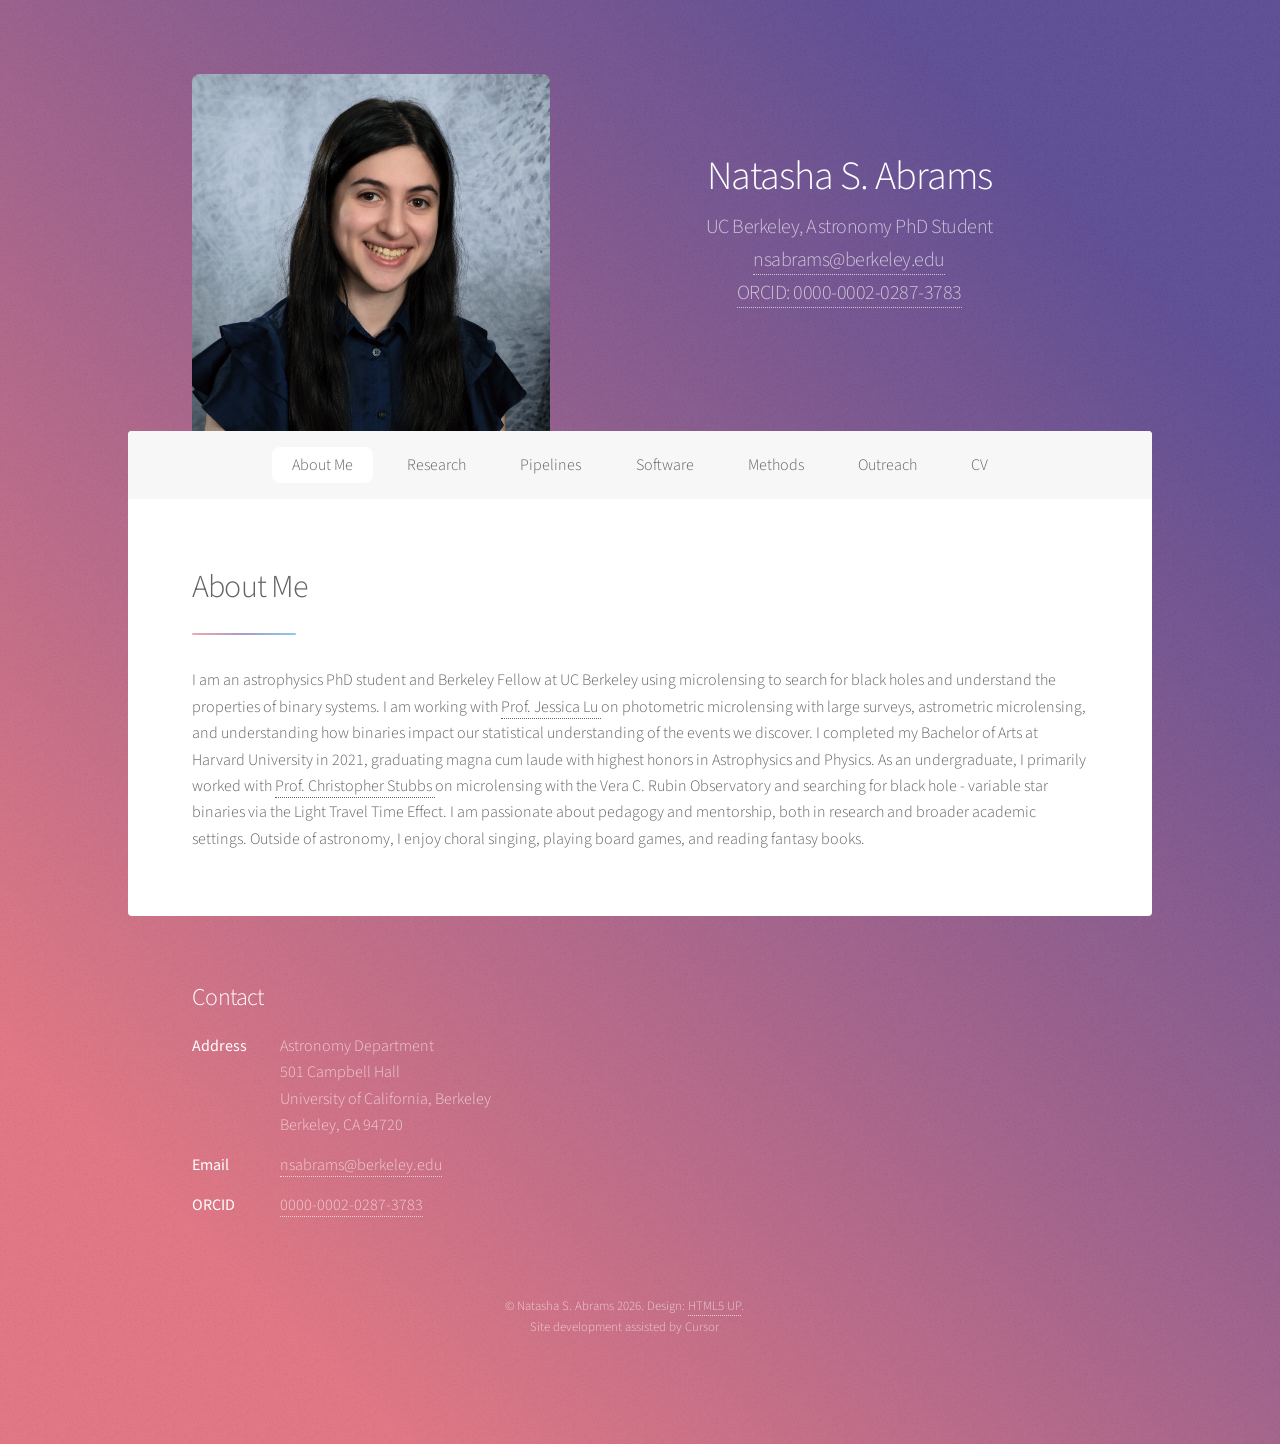
<file: index.html>
<!DOCTYPE HTML>
<!--
	Stellar by HTML5 UP
	html5up.net | @ajlkn
	Free for personal and commercial use under the CCA 3.0 license (html5up.net/license)
-->
<html>
	<head>
		<title>Natasha S. Abrams</title>
		<meta charset="utf-8" />
		<meta name="viewport" content="width=device-width, initial-scale=1, user-scalable=no" />
		<link rel="stylesheet" href="assets/css/main.css" />
		<link rel="icon" href="images/black_hole_crop.jpeg">
		<noscript><link rel="stylesheet" href="assets/css/noscript.css" /></noscript>
	</head>
	<body class="is-preload">

		<!-- Wrapper -->
			<div id="wrapper">

				<!-- Header -->
					<header id="header" class="main">
						<h1><span class="image left"><img src="images/Natasha.jpeg" alt="Natasha S. Abrams" /></span></h1>
						<br>
						<br>
						<br>
						<h1>Natasha S. Abrams</h1>
						<p>UC Berkeley, Astronomy PhD Student
						<br>
					  <a href="mailto:nsabrams@berkeley.edu">nsabrams@berkeley.edu</a>
						<br>
						<a href="https://orcid.org/0000-0002-0287-3783" target="_blank">ORCID: 0000-0002-0287-3783</a>
						</p>

						<br>
						<br>
						<br>
					</header>

				<!-- Nav -->
					<nav id="nav">
						<ul>
							<li><a href="index.html" class="active">About Me</a></li>
							<li><a href="research.html">Research</a></li>
							<li><a href="pipelines.html">Pipelines</a></li>
							<li><a href="software.html">Software</a></li>
							<li><a href="microlensing-methods.html">Methods</a></li>
							<li><a href="outreach.html">Outreach</a></li>
							<li><a href="CV.pdf" target="_blank">CV</a></li>
						</ul>
					</nav>

				<!-- Main -->
					<div id="main">

						<!-- Introduction -->
							<section id="aboutme" class="main">
								<div class="spotlight">
									<div class="content">
										<header class="major">
											<h2>About Me</h2>
										</header>
										<p> I am an astrophysics PhD student and Berkeley Fellow at UC Berkeley using microlensing to search for black holes and understand the properties of binary systems.
										I am working with <a href='https://astro.berkeley.edu/people/jessica-lu/' target="_blank"> Prof. Jessica Lu </a> on photometric microlensing with large surveys, astrometric microlensing, and understanding how binaries impact our statistical
										understanding of the events we discover.
										I completed my Bachelor of Arts at Harvard University in 2021,
										graduating magna cum laude with highest honors in Astrophysics and Physics.
										As an undergraduate, I primarily worked with <a href='https://astronomy.fas.harvard.edu/people/istopher-stubbs' target="_blank"> Prof. Christopher Stubbs </a>
										on microlensing with the Vera C. Rubin Observatory and searching for black hole - variable star
										binaries via the Light Travel Time Effect. I am passionate about pedagogy and mentorship, both in research and broader academic settings. 
										Outside of astronomy, I enjoy choral singing, playing board games, and reading fantasy books.
									 </p>
									</div>
								</div>
							</section>

					</div>

				<!-- Footer -->
					<footer id="footer">
						<section>
							<h2>Contact</h2>
							<dl class="alt">
								<dt>Address</dt>
								<dd>Astronomy Department <br>
501 Campbell Hall
<br>
University of California, Berkeley
<br>
Berkeley, CA 94720
								</dd>
								<dt>Email</dt>
								<dd><a href="mailto:nsabrams@berkeley.edu">nsabrams@berkeley.edu</a></dd>
								<dt>ORCID</dt>
								<dd><a href="https://orcid.org/0000-0002-0287-3783" target="_blank"> 0000-0002-0287-3783 </a></dd>
							</dl>
							<!-- <ul class="fa-ul">
								<li><span class="fa-li"><i class="fas fa-graduation-cap"></i></span>List icons can</li>
								<li><i class="fa-li fa-graduation-cap"></i></li>
							</ul> -->
						</section>
						<p class="copyright">&copy; Natasha S. Abrams 2026. Design: <a href="https://html5up.net">HTML5 UP</a>.<br>Site development assisted by Cursor</p>
					</footer>

			</div>

		<!-- Scripts -->
			<script src="assets/js/jquery.min.js"></script>
			<script src="assets/js/jquery.scrollex.min.js"></script>
			<script src="assets/js/jquery.scrolly.min.js"></script>
			<script src="assets/js/browser.min.js"></script>
			<script src="assets/js/breakpoints.min.js"></script>
			<script src="assets/js/util.js"></script>
			<script src="assets/js/main.js"></script>

	</body>
</html>
</file>
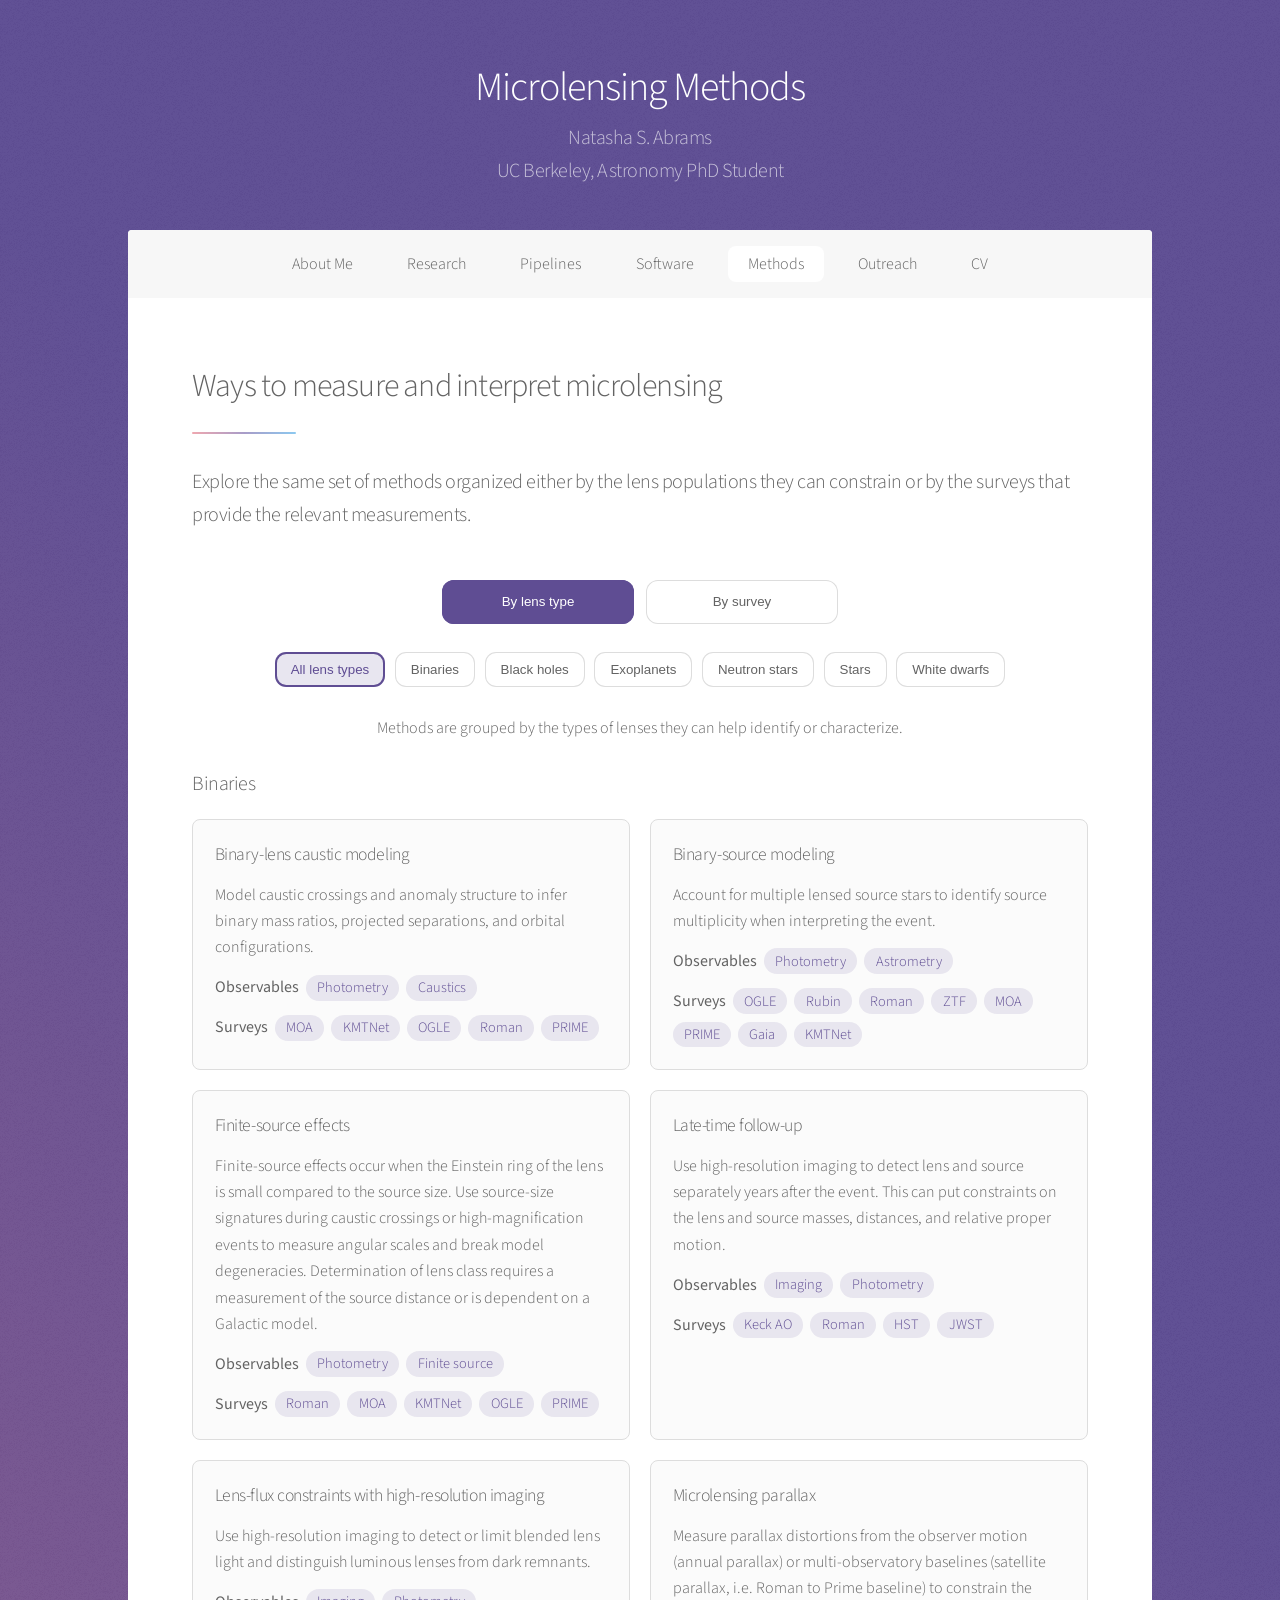
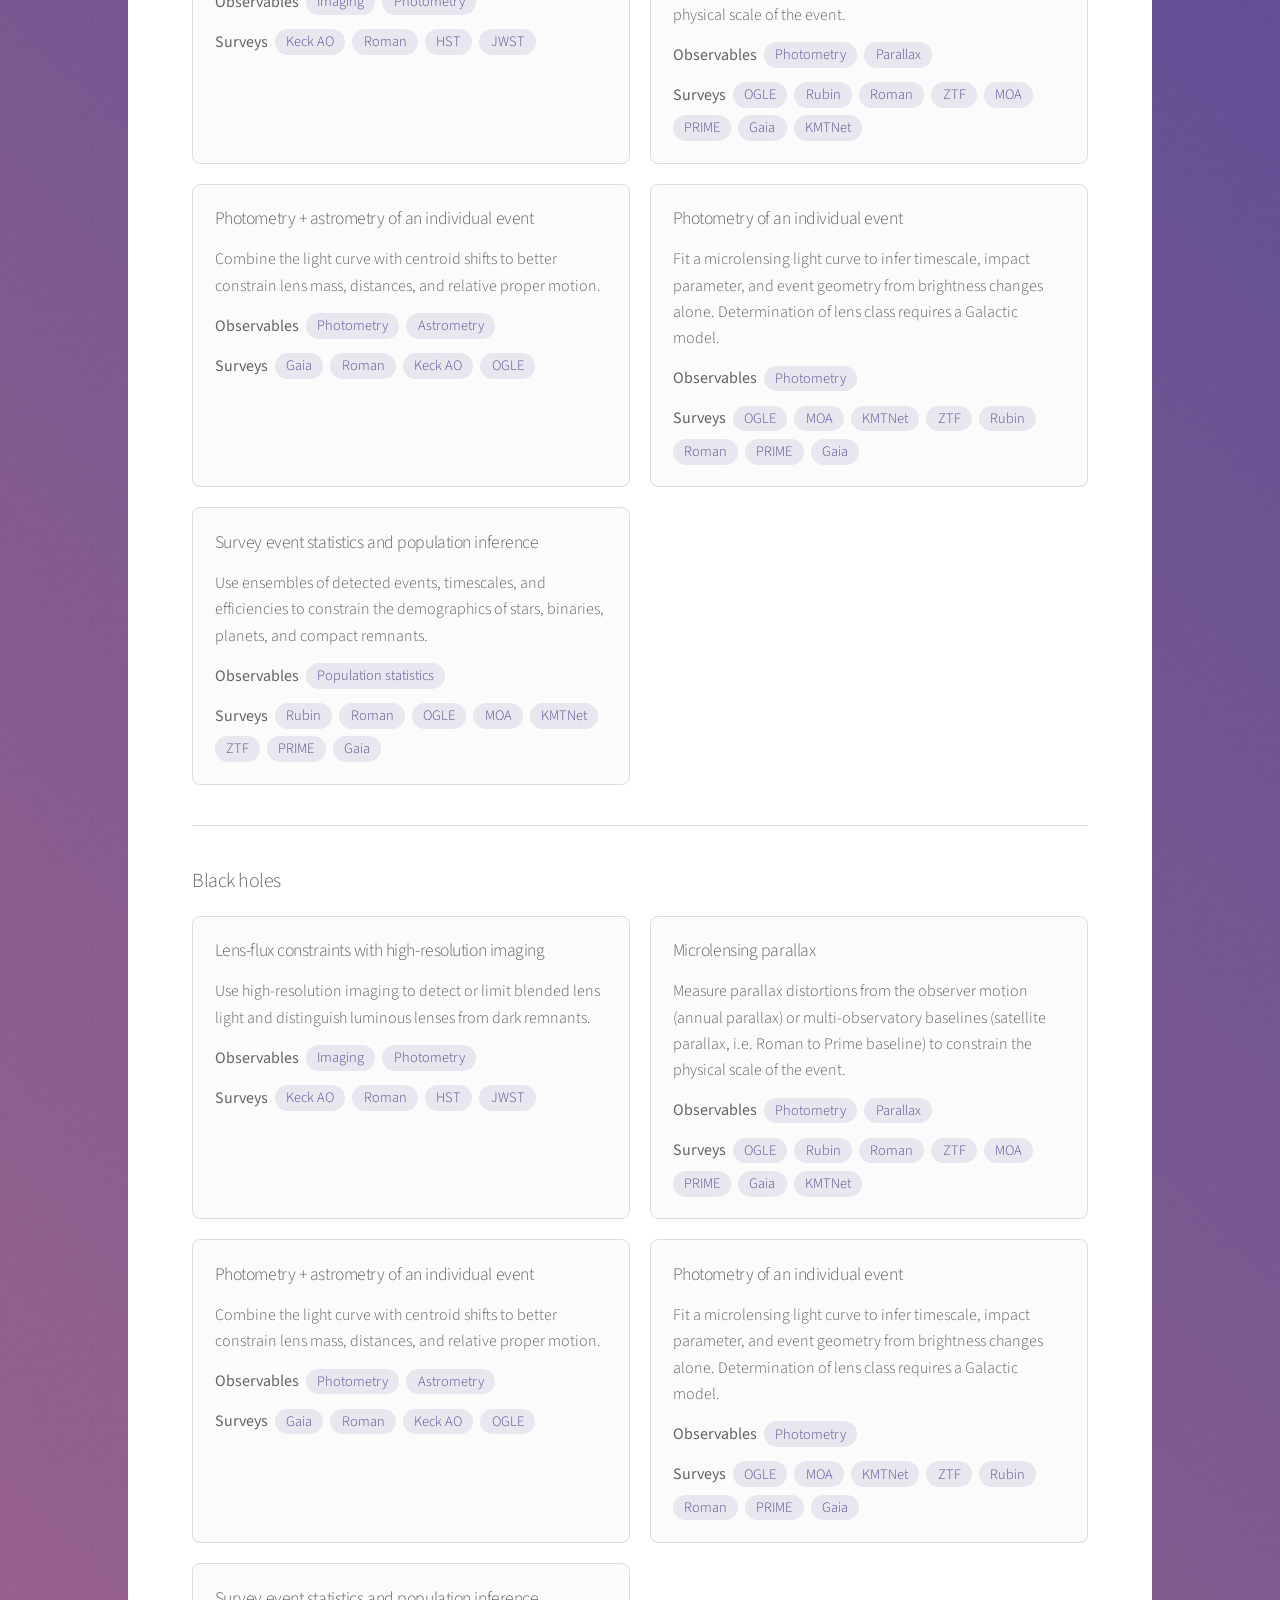
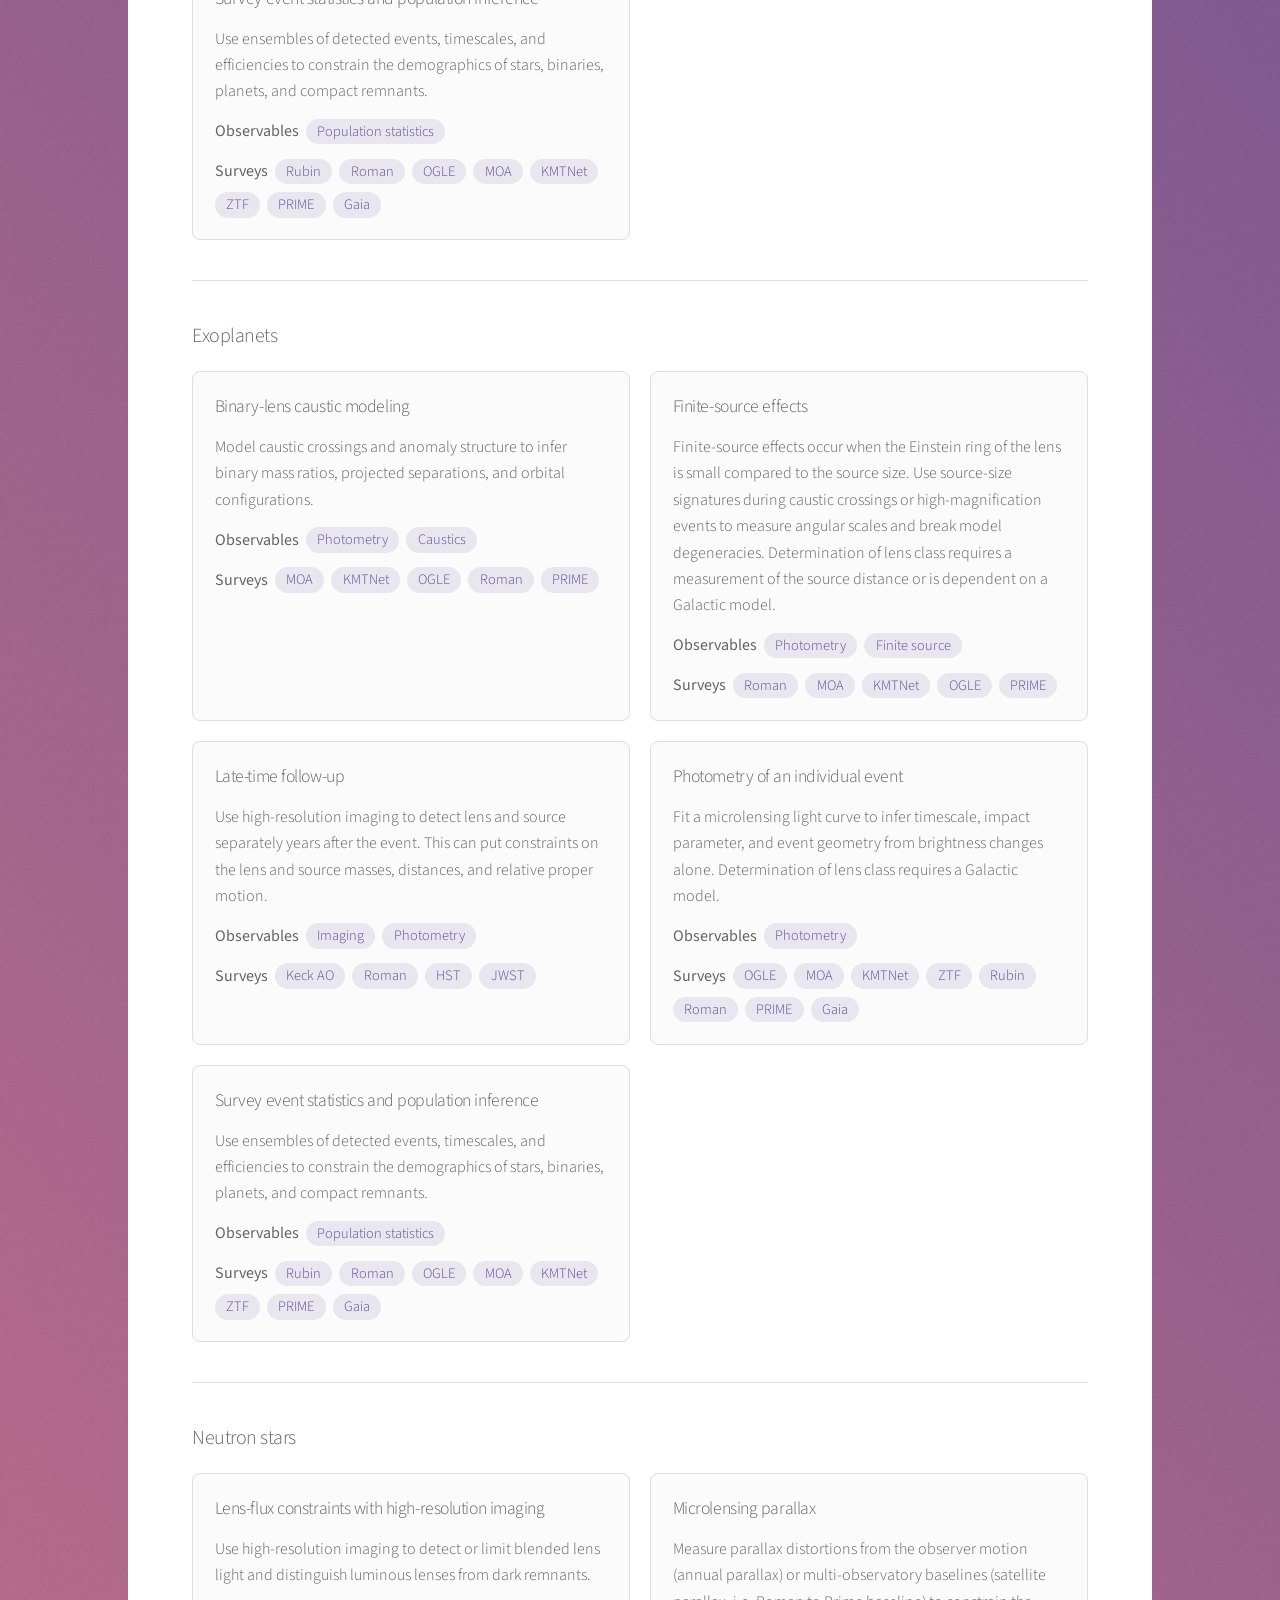
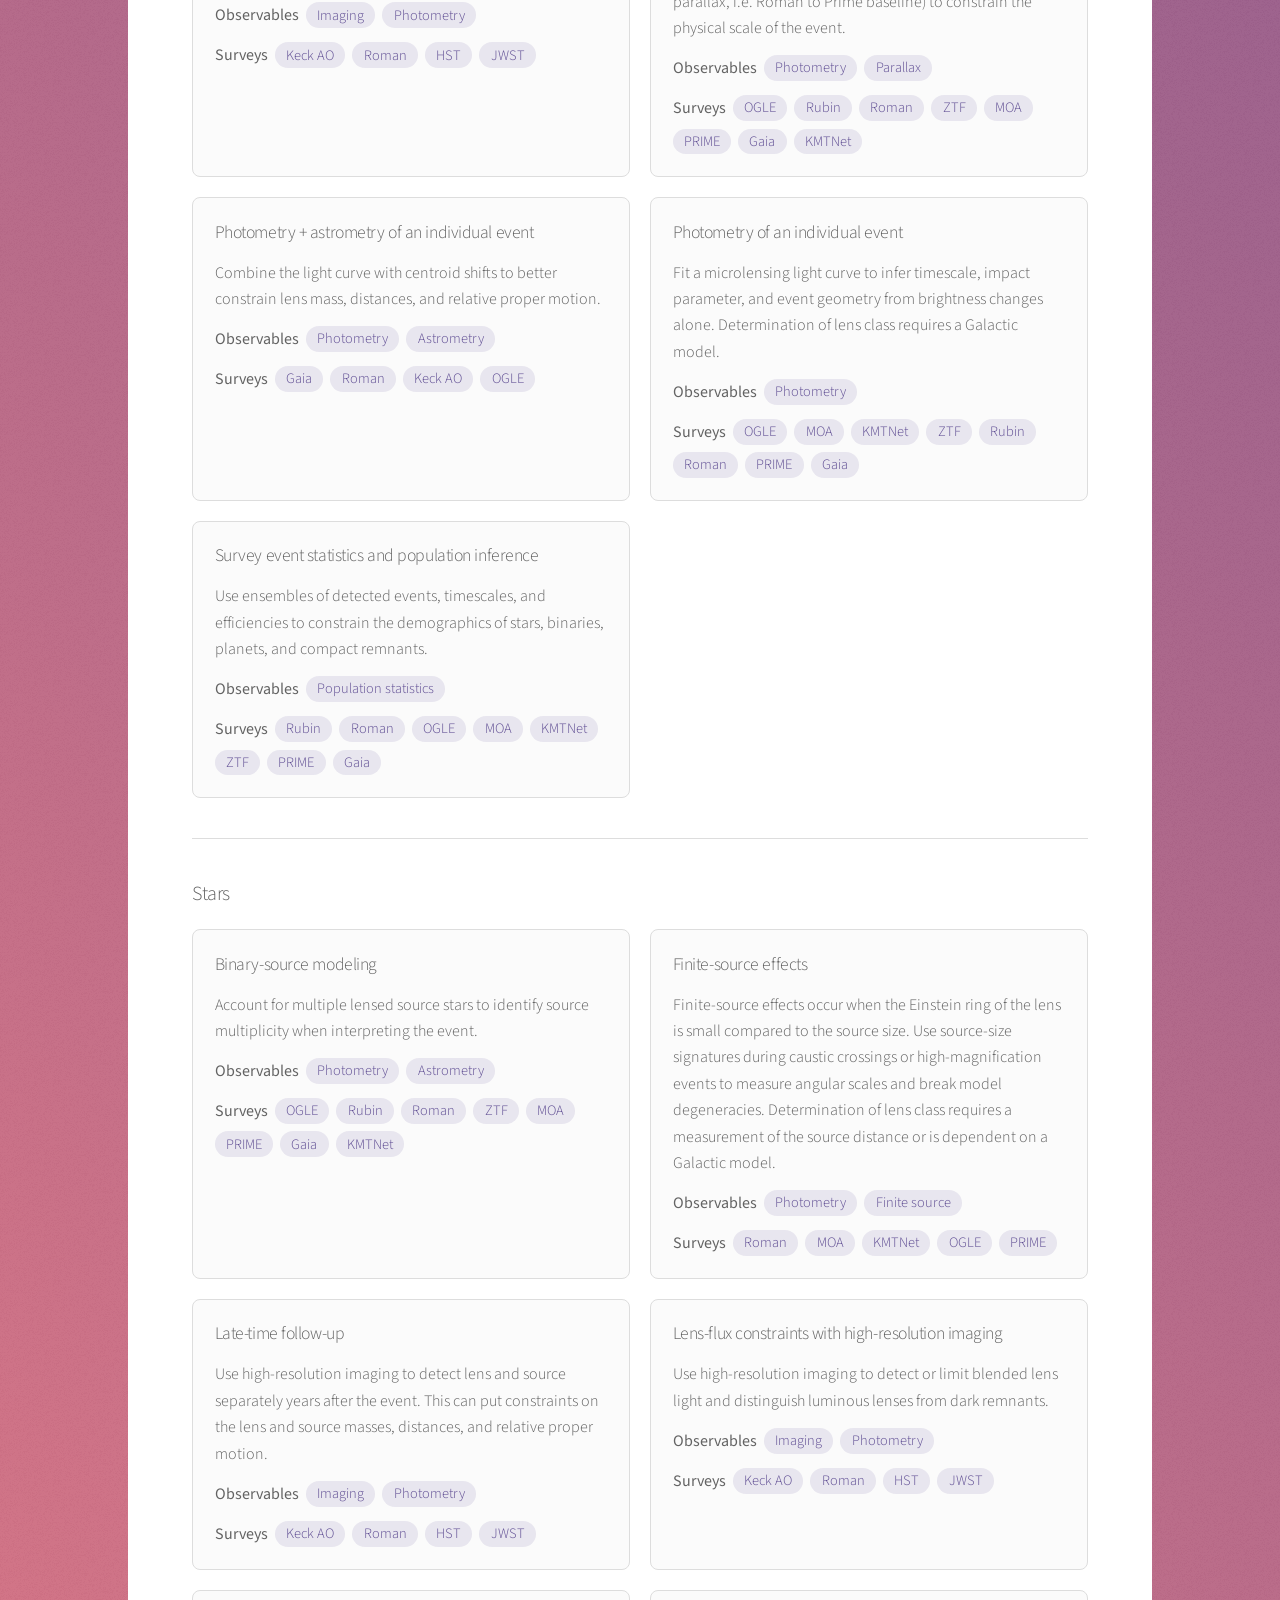
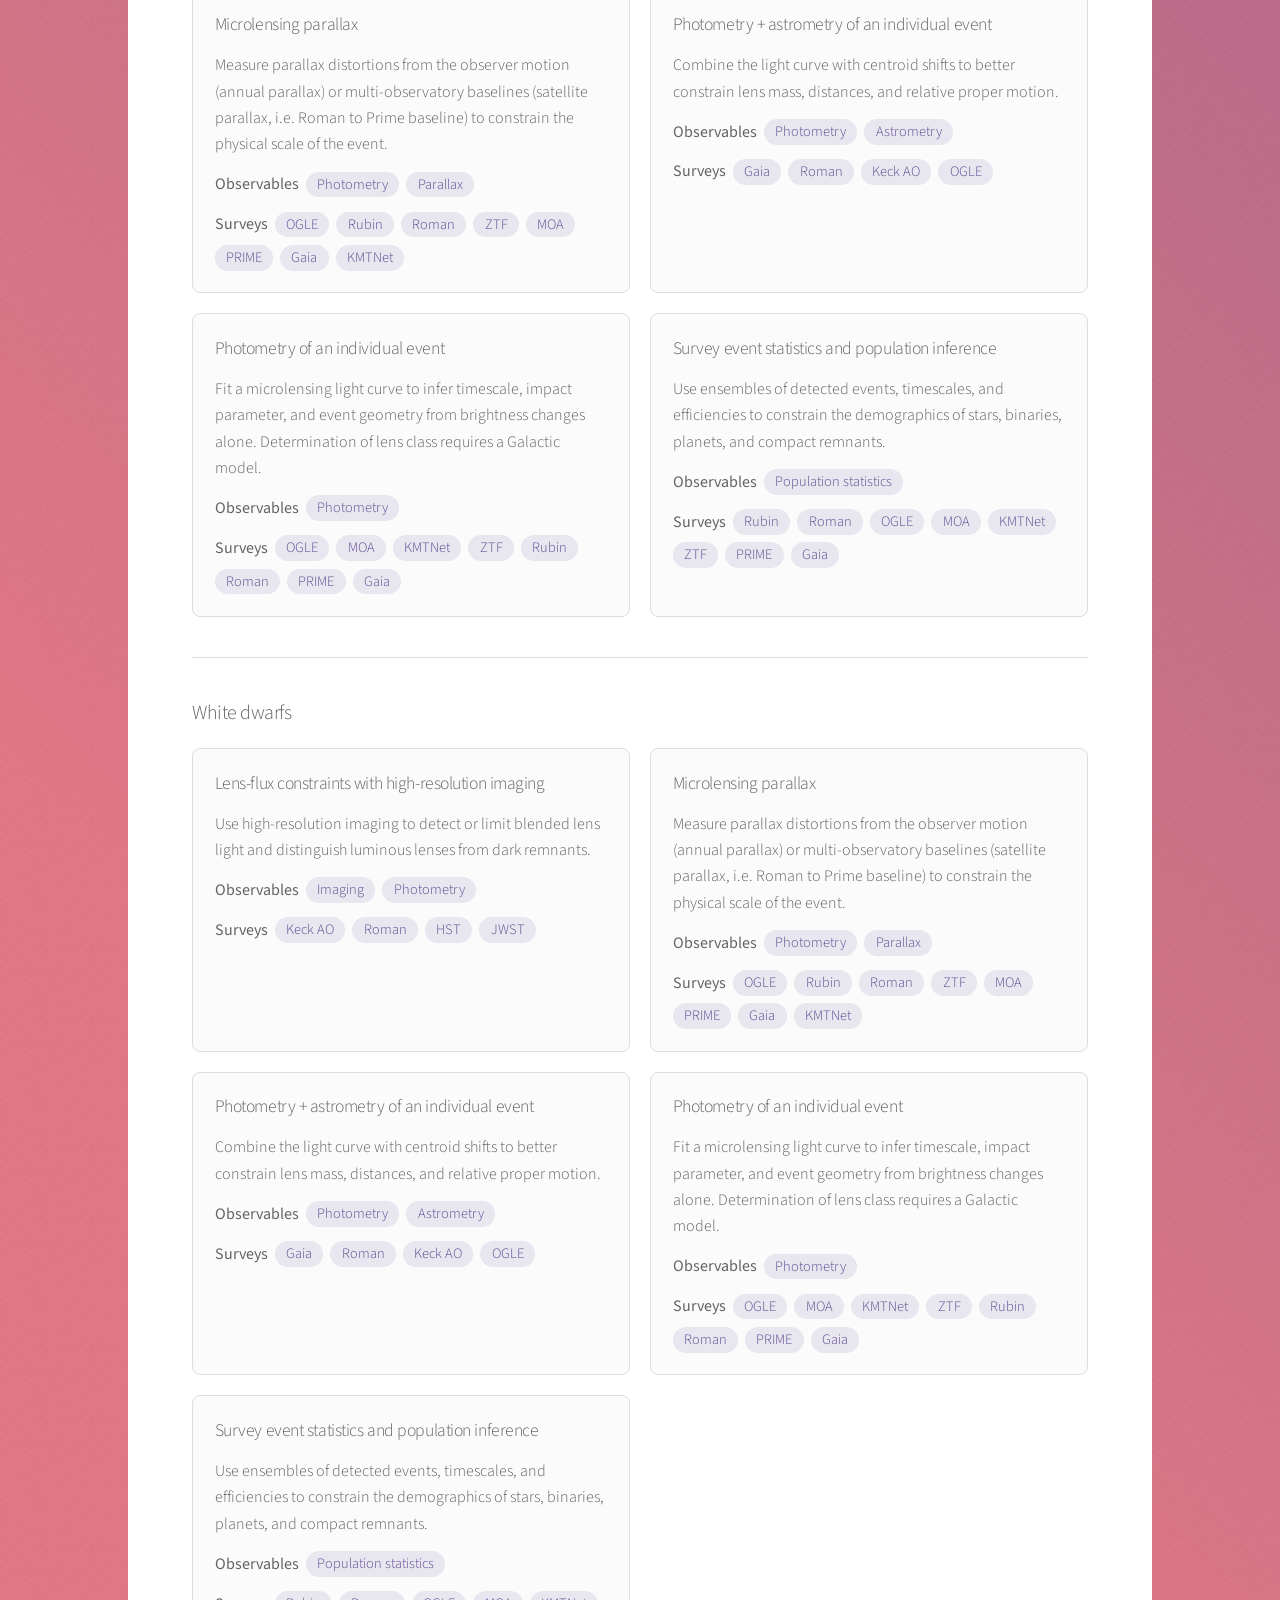
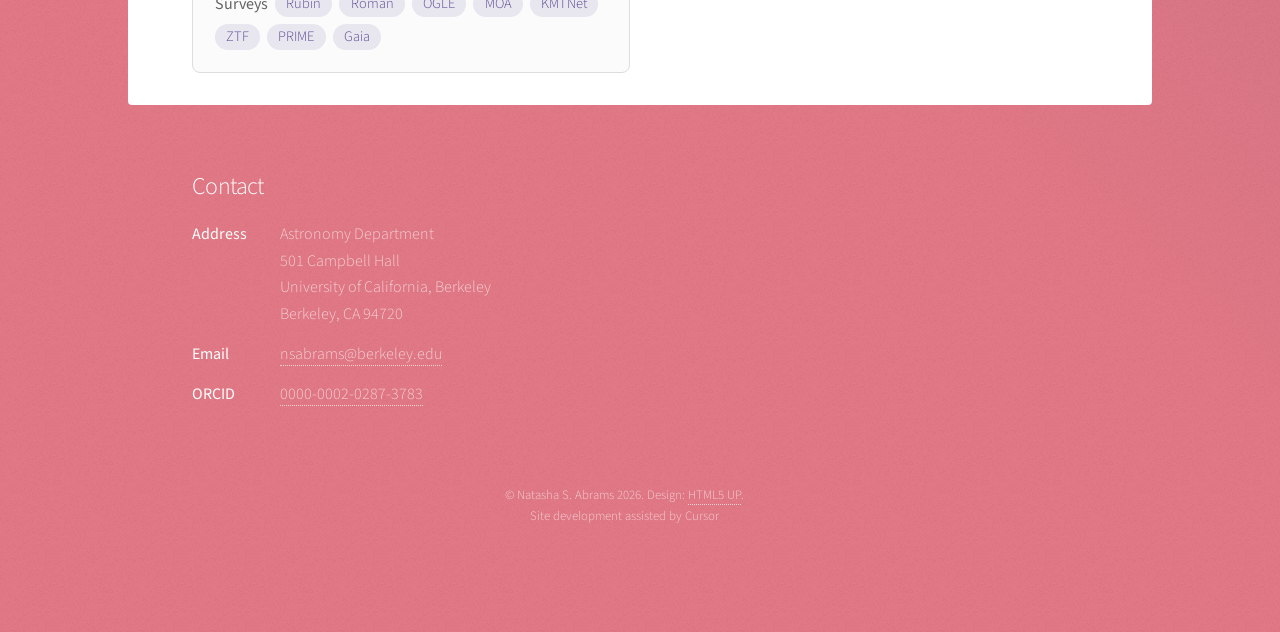
<file: microlensing-methods.html>
<!DOCTYPE HTML>
<!--
	Stellar by HTML5 UP
	html5up.net | @ajlkn
	Free for personal and commercial use under the CCA 3.0 license (html5up.net/license)
-->
<html>
	<head>
		<title>Natasha S. Abrams</title>
		<meta charset="utf-8" />
		<meta name="viewport" content="width=device-width, initial-scale=1, user-scalable=no" />
		<link rel="stylesheet" href="assets/css/main.css" />
		<link rel="icon" href="images/black_hole_crop.jpeg">
		<noscript><link rel="stylesheet" href="assets/css/noscript.css" /></noscript>
	</head>
	<body class="is-preload">

		<div id="wrapper">

			<header id="header">
				<h1>Microlensing Methods</h1>
				<p>Natasha S. Abrams <br>
				UC Berkeley, Astronomy PhD Student
			</p>
			</header>

			<nav id="nav">
				<ul>
					<li><a href="index.html">About Me</a></li>
					<li><a href="research.html">Research</a></li>
					<li><a href="pipelines.html">Pipelines</a></li>
					<li><a href="software.html">Software</a></li>
					<li><a href="microlensing-methods.html" class="active">Methods</a></li>
					<li><a href="outreach.html">Outreach</a></li>
					<li><a href="CV.pdf" target="_blank">CV</a></li>
				</ul>
			</nav>

			<div id="main">
				<section id="content" class="main">
					<header class="major">
						<h2>Ways to measure and interpret microlensing</h2>
						<p>Explore the same set of methods organized either by the lens populations they can constrain or by the surveys that provide the relevant measurements.</p>
					</header>

					<div class="methods-browser">
						<div class="methods-browser__controls" role="group" aria-label="Microlensing method views">
							<button type="button" class="methods-browser__toggle is-active" data-view-toggle="lensType" aria-pressed="true">By lens type</button>
							<button type="button" class="methods-browser__toggle" data-view-toggle="survey" aria-pressed="false">By survey</button>
						</div>

						<div id="methods-browser-filters" class="methods-browser__filters" role="group" aria-label="Microlensing method filters"></div>

						<p class="methods-browser__intro" id="methods-browser-description">
							Select a view to regroup the methods below.
						</p>

						<div id="methods-browser-results" class="methods-browser__results" aria-live="polite"></div>
					</div>
				</section>
			</div>

			<footer id="footer">
				<section>
					<h2>Contact</h2>
					<dl class="alt">
						<dt>Address</dt>
						<dd>Astronomy Department <br>
501 Campbell Hall
<br>
University of California, Berkeley
<br>
Berkeley, CA 94720
						</dd>
						<dt>Email</dt>
						<dd><a href="mailto:nsabrams@berkeley.edu">nsabrams@berkeley.edu</a></dd>
						<dt>ORCID</dt>
						<dd><a href="https://orcid.org/0000-0002-0287-3783" target="_blank"> 0000-0002-0287-3783 </a></dd>
					</dl>
				</section>
				<p class="copyright">&copy; Natasha S. Abrams 2026. Design: <a href="https://html5up.net">HTML5 UP</a>.<br>Site development assisted by Cursor</p>
			</footer>

		</div>

		<script src="assets/js/jquery.min.js"></script>
		<script src="assets/js/jquery.scrollex.min.js"></script>
		<script src="assets/js/jquery.scrolly.min.js"></script>
		<script src="assets/js/browser.min.js"></script>
		<script src="assets/js/breakpoints.min.js"></script>
		<script src="assets/js/util.js"></script>
		<script src="assets/js/main.js"></script>
		<script>
			(function () {
				var surveys = [
					{
						id: 'rubin',
						name: 'Rubin',
						summary: 'Provides wide-field time-domain photometric measurements suited to stars, binaries, exoplanets, white dwarfs, neutron stars, and black hole candidates. This enables measurement of these objects and Galactic structure throughout the Southern Galaxy.'
					},
					{
						id: 'roman',
						name: 'Roman',
						summary: 'Provides dense space-based photometry and astrometric measurements, especially powerful for exoplanets, binaries, and dark compact objects in the bulge. It is infrared, so it can measure microlensing towards the Galactic center.'
					},
					{
						id: 'gaia',
						name: 'Gaia',
						summary: 'Provides high-precision astrometric measurements with supporting photometry, enabling lens-mass constraints for luminous and dark lenses. Note all astrometry is 1D.'
					},
					{
						id: 'ogle',
						name: 'OGLE',
						summary: 'Provides long-baseline, high cadence survey photometry for discovering and characterizing microlensing events in the Galactic bulge, LMC, and SMC.'
					},
					{
						id: 'moa',
						name: 'MOA',
						summary: 'Provides long-baseline, high cadence survey photometry for discovering and characterizing microlensing events in the Galactic bulge, with particular emphasis on exoplanets.'
					},
					{
						id: 'kmtnet',
						name: 'KMTNet',
						summary: 'Provides long-baseline, high cadence survey photometry for discovering and characterizing microlensing events in the Galactic bulge, with particular emphasis on exoplanets.'
					},
					{
						id: 'prime',
						name: 'PRIME',
						summary: 'Provides infrared, high-cadence photometry for discovering and characterizing microlensing events in the Galactic bulge and center.'
					},
					{
						id: 'ztf',
						name: 'ZTF',
						summary: 'Provides wide-field time-domain photometric measurements suited to stars, binaries, exoplanets, white dwarfs, neutron stars, and black hole candidates. This enables measurement of these objects and Galactic structure throughout the Northern Galaxy.'
					},
					{
						id: 'keck',
						name: 'Keck AO',
						summary: 'Provides high-resolution astrometric follow-up and imaging that can break degeneracies in individual planetary events and candidate dark-remnant events.'
					},
					{
						id: 'hst',
						name: 'HST',
						summary: 'Provides high-resolution astrometric follow-up and imaging that can break degeneracies in individual planetary events and candidate dark-remnant events.'
					},
					{
						id: 'jwst',
						name: 'JWST',
						summary: 'Provides high-resolution astrometric follow-up and imaging that can break degeneracies in individual planetary events and candidate dark-remnant events.'
					}
				];

				var methods = [
					{
						name: 'Photometry of an individual event',
						description: 'Fit a microlensing light curve to infer timescale, impact parameter, and event geometry from brightness changes alone. Determination of lens class requires a Galactic model.',
						lensTypes: ['Stars', 'White dwarfs', 'Neutron stars', 'Black holes', 'Binaries', 'Exoplanets'],
						observables: ['Photometry'],
						surveys: ['ogle', 'moa', 'kmtnet', 'ztf', 'rubin', 'roman', 'prime', 'gaia']
					},
					{
						name: 'Photometry + astrometry of an individual event',
						description: 'Combine the light curve with centroid shifts to better constrain lens mass, distances, and relative proper motion.',
						lensTypes: ['Stars', 'White dwarfs', 'Neutron stars', 'Black holes', 'Binaries'],
						observables: ['Photometry', 'Astrometry'],
						surveys: ['gaia', 'roman', 'keck', 'ogle']
					},
					{
						name: 'Finite-source effects',
						description: 'Finite-source effects occur when the Einstein ring of the lens is small compared to the source size. Use source-size signatures during caustic crossings or high-magnification events to measure angular scales and break model degeneracies. Determination of lens class requires a measurement of the source distance or is dependent on a Galactic model.',
						lensTypes: ['Exoplanets', 'Binaries', 'Stars'],
						observables: ['Photometry', 'Finite source'],
						surveys: ['roman', 'moa', 'kmtnet', 'ogle', 'prime']
					},
					{
						name: 'Microlensing parallax',
						description: 'Measure parallax distortions from the observer motion (annual parallax) or multi-observatory baselines (satellite parallax, i.e. Roman to Prime baseline) to constrain the physical scale of the event.',
						lensTypes: ['Black holes', 'Neutron stars', 'White dwarfs', 'Stars', 'Binaries'],
						observables: ['Photometry', 'Parallax'],
						surveys: ['ogle', 'rubin', 'roman', 'ztf', 'moa', 'prime', 'gaia', 'kmtnet']
					},
					{
						name: 'Binary-lens caustic modeling',
						description: 'Model caustic crossings and anomaly structure to infer binary mass ratios, projected separations, and orbital configurations.',
						lensTypes: ['Binaries', 'Exoplanets'],
						observables: ['Photometry', 'Caustics'],
						surveys: ['moa', 'kmtnet', 'ogle', 'roman', 'prime']
					},
					{
						name: 'Binary-source modeling',
						description: 'Account for multiple lensed source stars to identify source multiplicity when interpreting the event.',
						lensTypes: ['Stars', 'Binaries'],
						observables: ['Photometry', 'Astrometry'],
						surveys: ['ogle', 'rubin', 'roman', 'ztf', 'moa', 'prime', 'gaia', 'kmtnet']
					},
					{
						name: 'Lens-flux constraints with high-resolution imaging',
						description: 'Use high-resolution imaging to detect or limit blended lens light and distinguish luminous lenses from dark remnants.',
						lensTypes: ['Stars', 'White dwarfs', 'Neutron stars', 'Black holes', 'Binaries'],
						observables: ['Imaging', 'Photometry'],
						surveys: ['keck', 'roman', 'hst', 'jwst']
					},
					{
						name: 'Late-time follow-up',
						description: 'Use high-resolution imaging to detect lens and source separately years after the event. This can put constraints on the lens and source masses, distances, and relative proper motion.',
						lensTypes: ['Exoplanets', 'Stars', 'Binaries'],
						observables: ['Imaging', 'Photometry'],
						surveys: ['keck', 'roman', 'hst', 'jwst']
					},
					{
						name: 'Survey event statistics and population inference',
						description: 'Use ensembles of detected events, timescales, and efficiencies to constrain the demographics of stars, binaries, planets, and compact remnants.',
						lensTypes: ['Stars', 'White dwarfs', 'Neutron stars', 'Black holes', 'Binaries', 'Exoplanets'],
						observables: ['Population statistics'],
						surveys: ['rubin', 'roman', 'ogle', 'moa', 'kmtnet', 'ztf', 'prime', 'gaia']
					}
				];

				var surveyById = {};
				surveys.forEach(function (survey) {
					surveyById[survey.id] = survey;
				});

				var currentView = 'lensType';
				var currentFilter = 'all';
				var results = document.getElementById('methods-browser-results');
				var filters = document.getElementById('methods-browser-filters');
				var description = document.getElementById('methods-browser-description');
				var toggles = Array.prototype.slice.call(document.querySelectorAll('[data-view-toggle]'));

				function compareText(a, b) {
					return a.localeCompare(b, undefined, { sensitivity: 'base' });
				}

				function getFilterOptions(view) {
					if (view === 'survey') {
						return surveys.map(function (survey) {
							return {
								key: survey.id,
								label: survey.name
							};
						});
					}

					var seen = {};
					methods.forEach(function (method) {
						method.lensTypes.forEach(function (lensType) {
							seen[lensType] = true;
						});
					});

					return Object.keys(seen).sort(compareText).map(function (lensType) {
						return {
							key: lensType,
							label: lensType
						};
					});
				}

				function groupMethods(view) {
					var groups = {};

					methods.forEach(function (method) {
						var keys = view === 'survey' ? method.surveys : method.lensTypes;
						keys.forEach(function (key) {
							if (currentFilter !== 'all' && key !== currentFilter) return;
							if (!groups[key]) groups[key] = [];
							groups[key].push(method);
						});
					});

					return Object.keys(groups).sort(compareText).map(function (key) {
						return {
							key: key,
							label: view === 'survey' ? surveyById[key].name : key,
							summary: view === 'survey' ? surveyById[key].summary : '',
							methods: groups[key].slice().sort(function (a, b) {
								return compareText(a.name, b.name);
							})
						};
					});
				}

				function renderFilters() {
					var options = getFilterOptions(currentView);
					filters.innerHTML = '';

					var allButton = document.createElement('button');
					allButton.type = 'button';
					allButton.className = 'methods-browser__filter' + (currentFilter === 'all' ? ' is-active' : '');
					allButton.textContent = currentView === 'lensType' ? 'All lens types' : 'All surveys';
					allButton.setAttribute('aria-pressed', currentFilter === 'all' ? 'true' : 'false');
					allButton.addEventListener('click', function () {
						currentFilter = 'all';
						renderFilters();
						render();
					});
					filters.appendChild(allButton);

					options.forEach(function (option) {
						var button = document.createElement('button');
						button.type = 'button';
						button.className = 'methods-browser__filter' + (currentFilter === option.key ? ' is-active' : '');
						button.textContent = option.label;
						button.setAttribute('aria-pressed', currentFilter === option.key ? 'true' : 'false');
						button.addEventListener('click', function () {
							currentFilter = option.key;
							renderFilters();
							render();
						});
						filters.appendChild(button);
					});
				}

				function renderTagList(items, label) {
					var wrapper = document.createElement('div');
					wrapper.className = 'methods-browser__meta';

					var title = document.createElement('span');
					title.className = 'methods-browser__meta-label';
					title.textContent = label;
					wrapper.appendChild(title);

					items.forEach(function (item) {
						var tag = document.createElement('span');
						tag.className = 'methods-browser__tag';
						tag.textContent = item;
						wrapper.appendChild(tag);
					});

					return wrapper;
				}

				function render() {
					var groups = groupMethods(currentView);
					results.innerHTML = '';

					description.textContent = currentView === 'lensType'
						? (currentFilter === 'all'
							? 'Methods are grouped by the types of lenses they can help identify or characterize.'
							: 'Showing only methods associated with the selected lens type.')
						: (currentFilter === 'all'
							? 'Methods are grouped by survey or facility, with a short note describing what each one contributes.'
							: 'Showing only methods associated with the selected survey or facility.');

					groups.forEach(function (group) {
						var section = document.createElement('section');
						section.className = 'methods-group';

						var heading = document.createElement('header');
						heading.className = 'methods-group__header';

						var title = document.createElement('h3');
						title.className = 'methods-group__title';
						title.textContent = group.label;
						heading.appendChild(title);

						if (group.summary) {
							var summary = document.createElement('p');
							summary.className = 'methods-group__summary';
							summary.textContent = group.summary;
							heading.appendChild(summary);
						}

						section.appendChild(heading);

						var grid = document.createElement('div');
						grid.className = 'methods-group__grid';

						group.methods.forEach(function (method) {
							var card = document.createElement('article');
							card.className = 'method-card';

							var name = document.createElement('h4');
							name.className = 'method-card__title';
							name.textContent = method.name;
							card.appendChild(name);

							var body = document.createElement('p');
							body.className = 'method-card__description';
							body.textContent = method.description;
							card.appendChild(body);

							card.appendChild(renderTagList(method.observables, 'Observables'));

							if (currentView === 'lensType') {
								card.appendChild(renderTagList(method.surveys.map(function (surveyId) {
									return surveyById[surveyId].name;
								}), 'Surveys'));
							} else {
								card.appendChild(renderTagList(method.lensTypes, 'Lens types'));
							}

							grid.appendChild(card);
						});

						section.appendChild(grid);
						results.appendChild(section);
					});
				}

				toggles.forEach(function (toggle) {
					toggle.addEventListener('click', function () {
						currentView = toggle.getAttribute('data-view-toggle');
						currentFilter = 'all';

						toggles.forEach(function (btn) {
							var isActive = btn === toggle;
							btn.classList.toggle('is-active', isActive);
							btn.setAttribute('aria-pressed', isActive ? 'true' : 'false');
						});

						renderFilters();
						render();
					});
				});

				renderFilters();
				render();
			})();
		</script>

	</body>
</html>
</file>
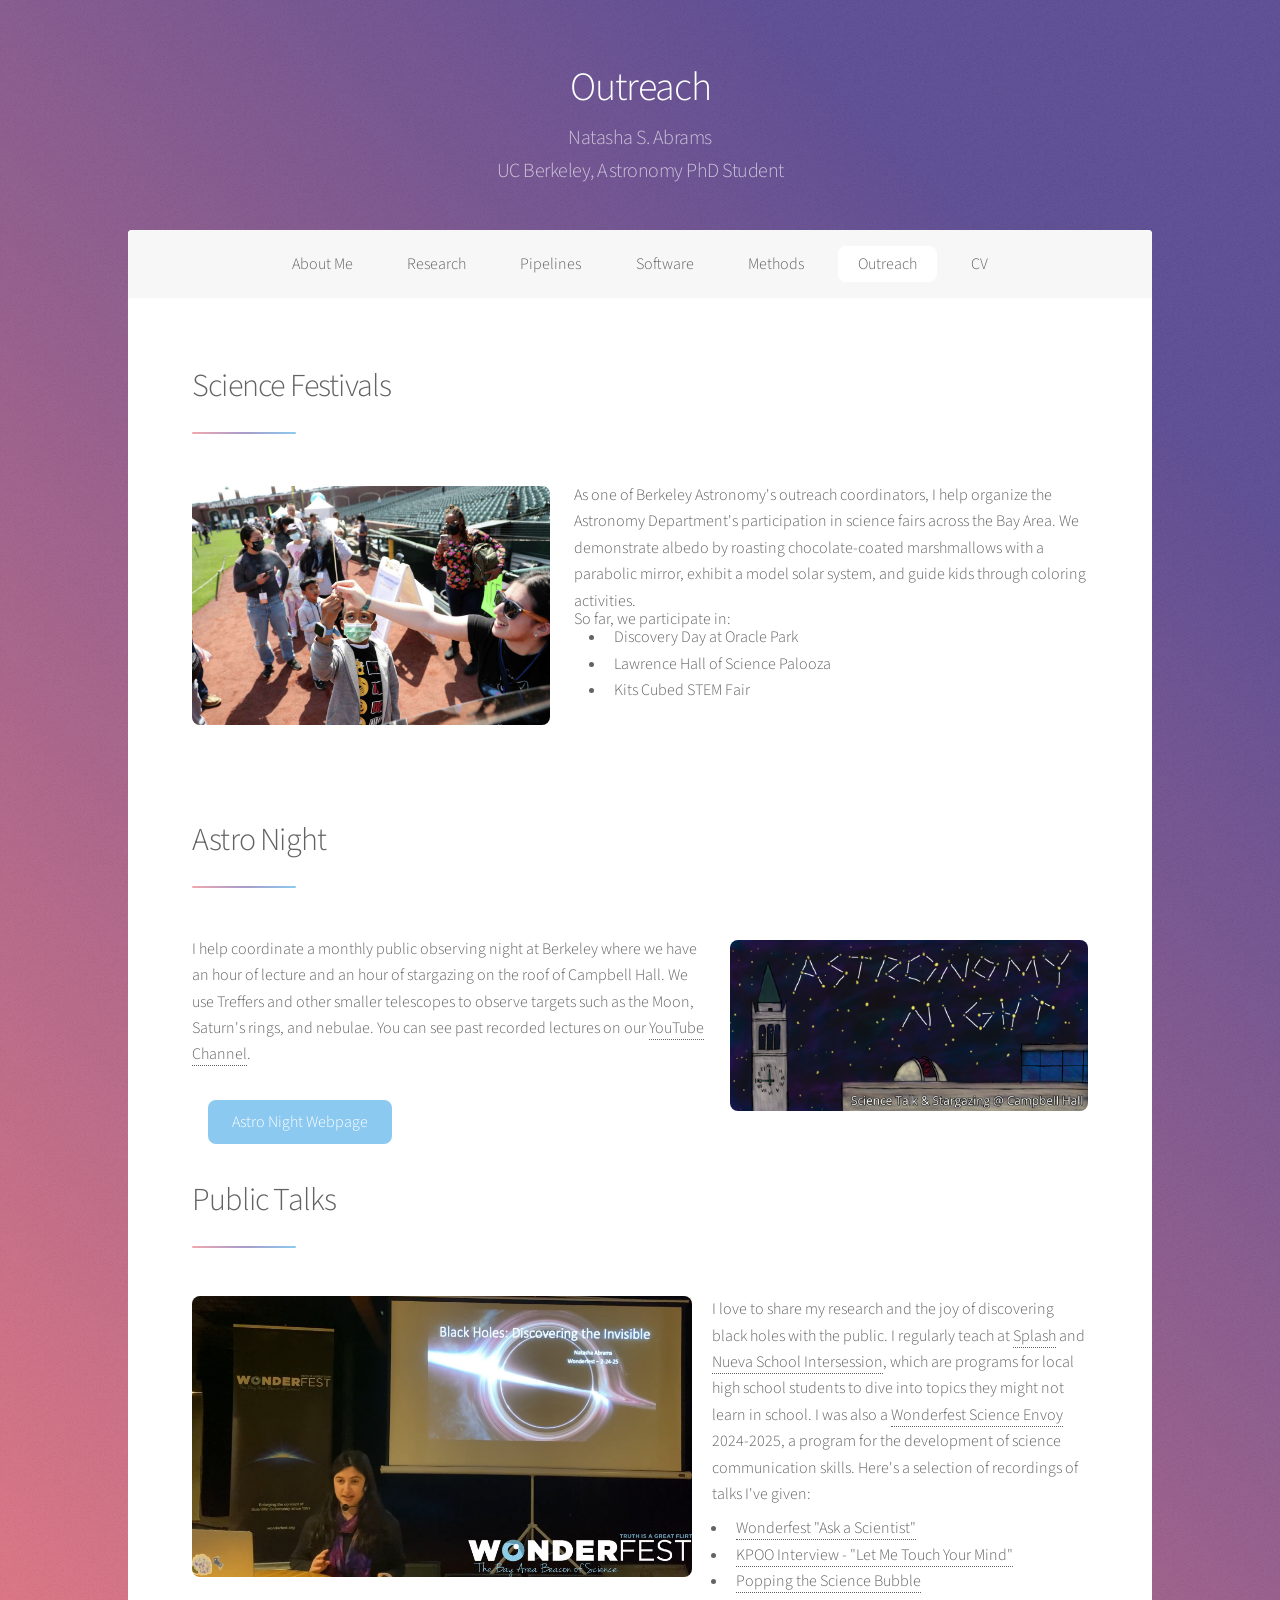
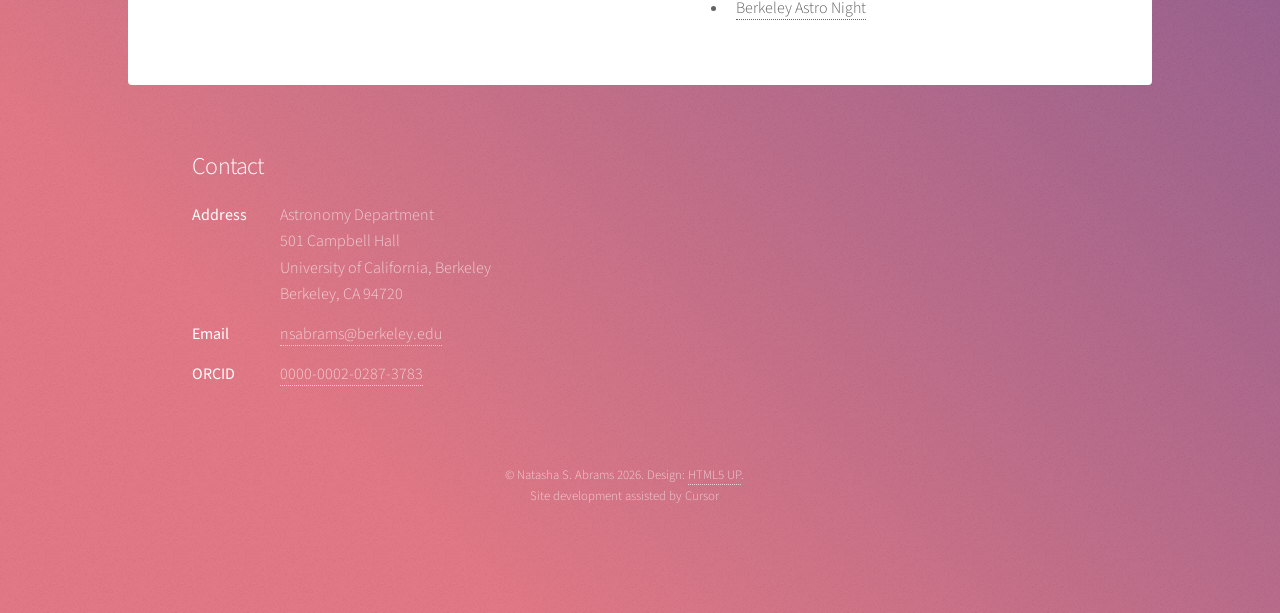
<file: outreach.html>
<!DOCTYPE HTML>
<!--
	Stellar by HTML5 UP
	html5up.net | @ajlkn
	Free for personal and commercial use under the CCA 3.0 license (html5up.net/license)
-->
<html>
	<head>
		<title>Natasha S. Abrams</title>
		<meta charset="utf-8" />
		<meta name="viewport" content="width=device-width, initial-scale=1, user-scalable=no" />
		<link rel="stylesheet" href="assets/css/main.css" />
		<link rel="icon" href="images/black_hole_crop.jpeg">
		<noscript><link rel="stylesheet" href="assets/css/noscript.css" /></noscript>
	</head>
	<body class="is-preload">

		<!-- Wrapper -->
			<div id="wrapper">

				<!-- Header -->
					<header id="header">
						<h1>Outreach</h1>
						<p>Natasha S. Abrams <br>
						UC Berkeley, Astronomy PhD Student
					</p>
					</header>

					<nav id="nav">
						<ul>
							<li><a href="index.html">About Me</a></li>
							<li><a href="research.html">Research</a></li>
							<li><a href="pipelines.html">Pipelines</a></li>
							<li><a href="software.html">Software</a></li>
							<li><a href="microlensing-methods.html">Methods</a></li>
							<li><a href="outreach.html"  class="active">Outreach</a></li>
							<li><a href="CV.pdf" target="_blank">CV</a></li>
						</ul>
					</nav>

				<!-- Main -->
					<div id="main">

						<!-- Content -->
							<section id="content" class="main">

								<header class="major">
								<h2>Science Festivals</h2>
							</header>
								<p style="margin-bottom:0;">
								<div class="image left"><span class="image fit"><img src="images/BayAreaSF_Parabolic_Mirror_4-24-22.jpeg" alt=""/></span></div>
								As one of Berkeley Astronomy's outreach coordinators, I help organize the Astronomy Department's participation in science fairs across the Bay Area.
								We demonstrate albedo by roasting chocolate-coated marshmallows with a parabolic mirror, exhibit a model solar system, and guide kids through coloring activities.
							</p>
							<p style="position:relative; top:-40px;">
								So far, we participate in:
								<ul style="position:relative; left:40px; top:-80px;">
									<li>Discovery Day at Oracle Park</li>
									<li>Lawrence Hall of Science Palooza</li>
									<li>Kits Cubed STEM Fair</li>
								</ul>
								</p>

								<header class="major">
								<h2>Astro Night</h2>
							</header>
								<p><span class="image right"><img src="images/astro_night.png" alt="" /></span> I help coordinate a monthly public observing night at Berkeley
									where we have an hour of lecture and an hour of stargazing on the roof of Campbell Hall. We use Treffers and other smaller telescopes to observe
									targets such as the Moon, Saturn's rings, and nebulae. You can see past recorded lectures on our <a href='https://www.youtube.com/@astronomynight' target="_blank"> YouTube Channel</a>.
								<ul class="actions">
									<li><a href="https://astro.berkeley.edu/news/events/astro-night/" target="_blank" class="button primary">Astro Night Webpage</a></li>
								</ul>

								<header class="major">
								<h2>Public Talks</h2>
							</header>
								<div class="public-talks">
									<div class="public-talks__media">
										<img src="images/wonderfest_presentation.png" alt="Presentation at Wonderfest" />
									</div>
									<div class="public-talks__content">
										<p style="margin-bottom: 0.5em;">I love to share my research and the joy of discovering black holes with the public.
											I regularly teach at <a href='https://berkeley.learningu.org/' target="_blank"> Splash</a> and <a href='https://www.nuevaschool.org/student-life/intersession' target="_blank"> Nueva School Intersession</a>,
											which are programs for local high school students to dive into topics they might not learn in school.
											I was also a <a href='https://wonderfest.org/science-envoy/' target="_blank"> Wonderfest Science Envoy</a> 2024-2025, a program for the development of science communication skills.
											Here's a selection of recordings of talks I've given:
										</p>
										<ul style="margin-top: 0;">
											<li><a href='https://youtu.be/seU7ySmlKV8?si=Ea-285CmVzOjdeKK&t=1572' target="_blank"> Wonderfest "Ask a Scientist"</a></li>
											<li><a href='https://drive.google.com/file/d/1Nponz1TVS6SrD7Z9XlotgQUSh1rPGhvb/view' target="_blank"> KPOO Interview - "Let Me Touch Your Mind"</a></li>
											<li><a href='https://youtu.be/YVzIo8JOI0Q?si=z02lxpdig-Geslah&t=1586' target="_blank"> Popping the Science Bubble</a></li>
											<li><a href='https://www.youtube.com/watch?v=2JJZKYO4UyU' target="_blank"> Berkeley Astro Night</a></li>
										</ul>
									</div>
								</div>




								</section>

					</div>

					<!-- Footer -->
						<footer id="footer">
							<section>
								<h2>Contact</h2>
								<dl class="alt">
									<dt>Address</dt>
									<dd>Astronomy Department <br>
	501 Campbell Hall
	<br>
	University of California, Berkeley
	<br>
	Berkeley, CA 94720
									</dd>
									<dt>Email</dt>
									<dd><a href="mailto:nsabrams@berkeley.edu">nsabrams@berkeley.edu</a></dd>
									<dt>ORCID</dt>
									<dd><a href="https://orcid.org/0000-0002-0287-3783" target="_blank"> 0000-0002-0287-3783 </a></dd>
								</dl>
								<!-- <ul class="fa-ul">
									<li><span class="fa-li"><i class="fas fa-graduation-cap"></i></span>List icons can</li>
									<li><i class="fa-li fa-graduation-cap"></i></li>
								</ul> -->
							</section>
							<p class="copyright">&copy; Natasha S. Abrams 2026. Design: <a href="https://html5up.net">HTML5 UP</a>.<br>Site development assisted by Cursor</p>
						</footer>

			</div>

		<!-- Scripts -->
			<script src="assets/js/jquery.min.js"></script>
			<script src="assets/js/jquery.scrollex.min.js"></script>
			<script src="assets/js/jquery.scrolly.min.js"></script>
			<script src="assets/js/browser.min.js"></script>
			<script src="assets/js/breakpoints.min.js"></script>
			<script src="assets/js/util.js"></script>
			<script src="assets/js/main.js"></script>

	</body>
</html>
</file>
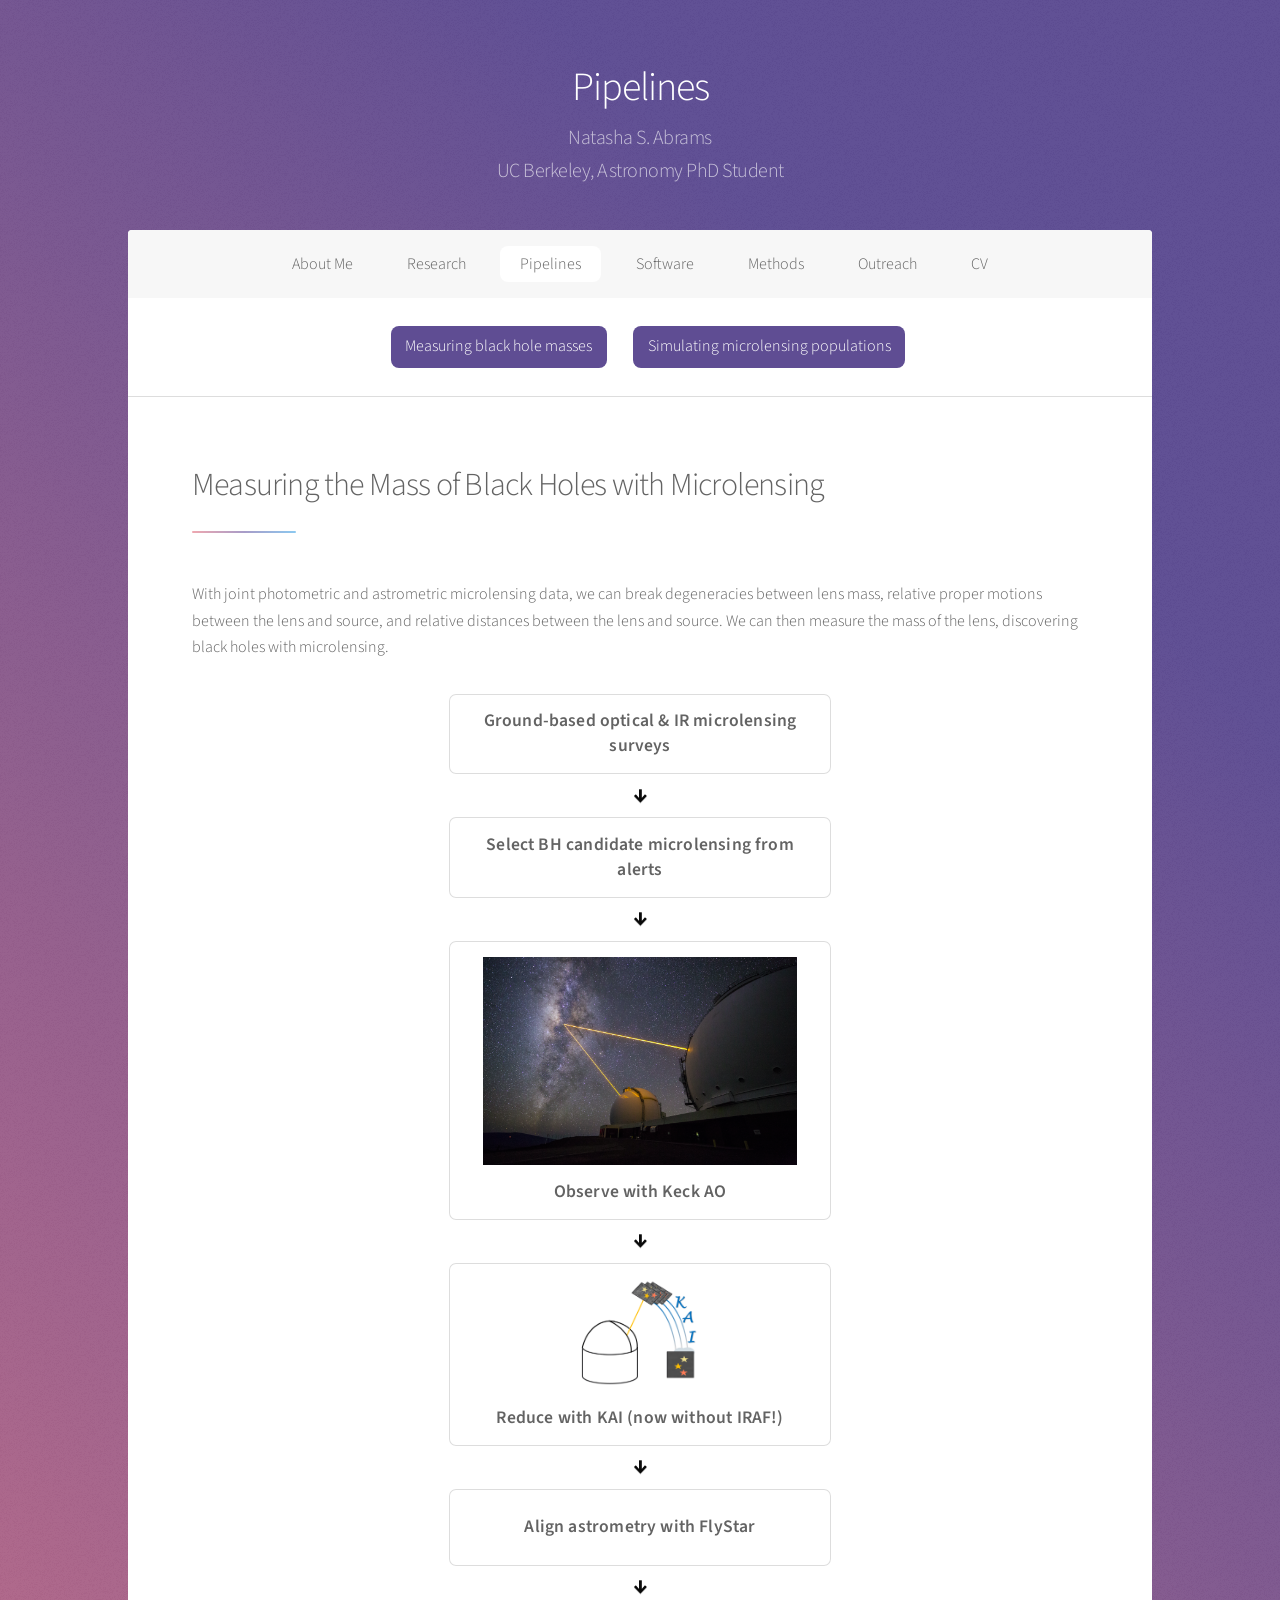
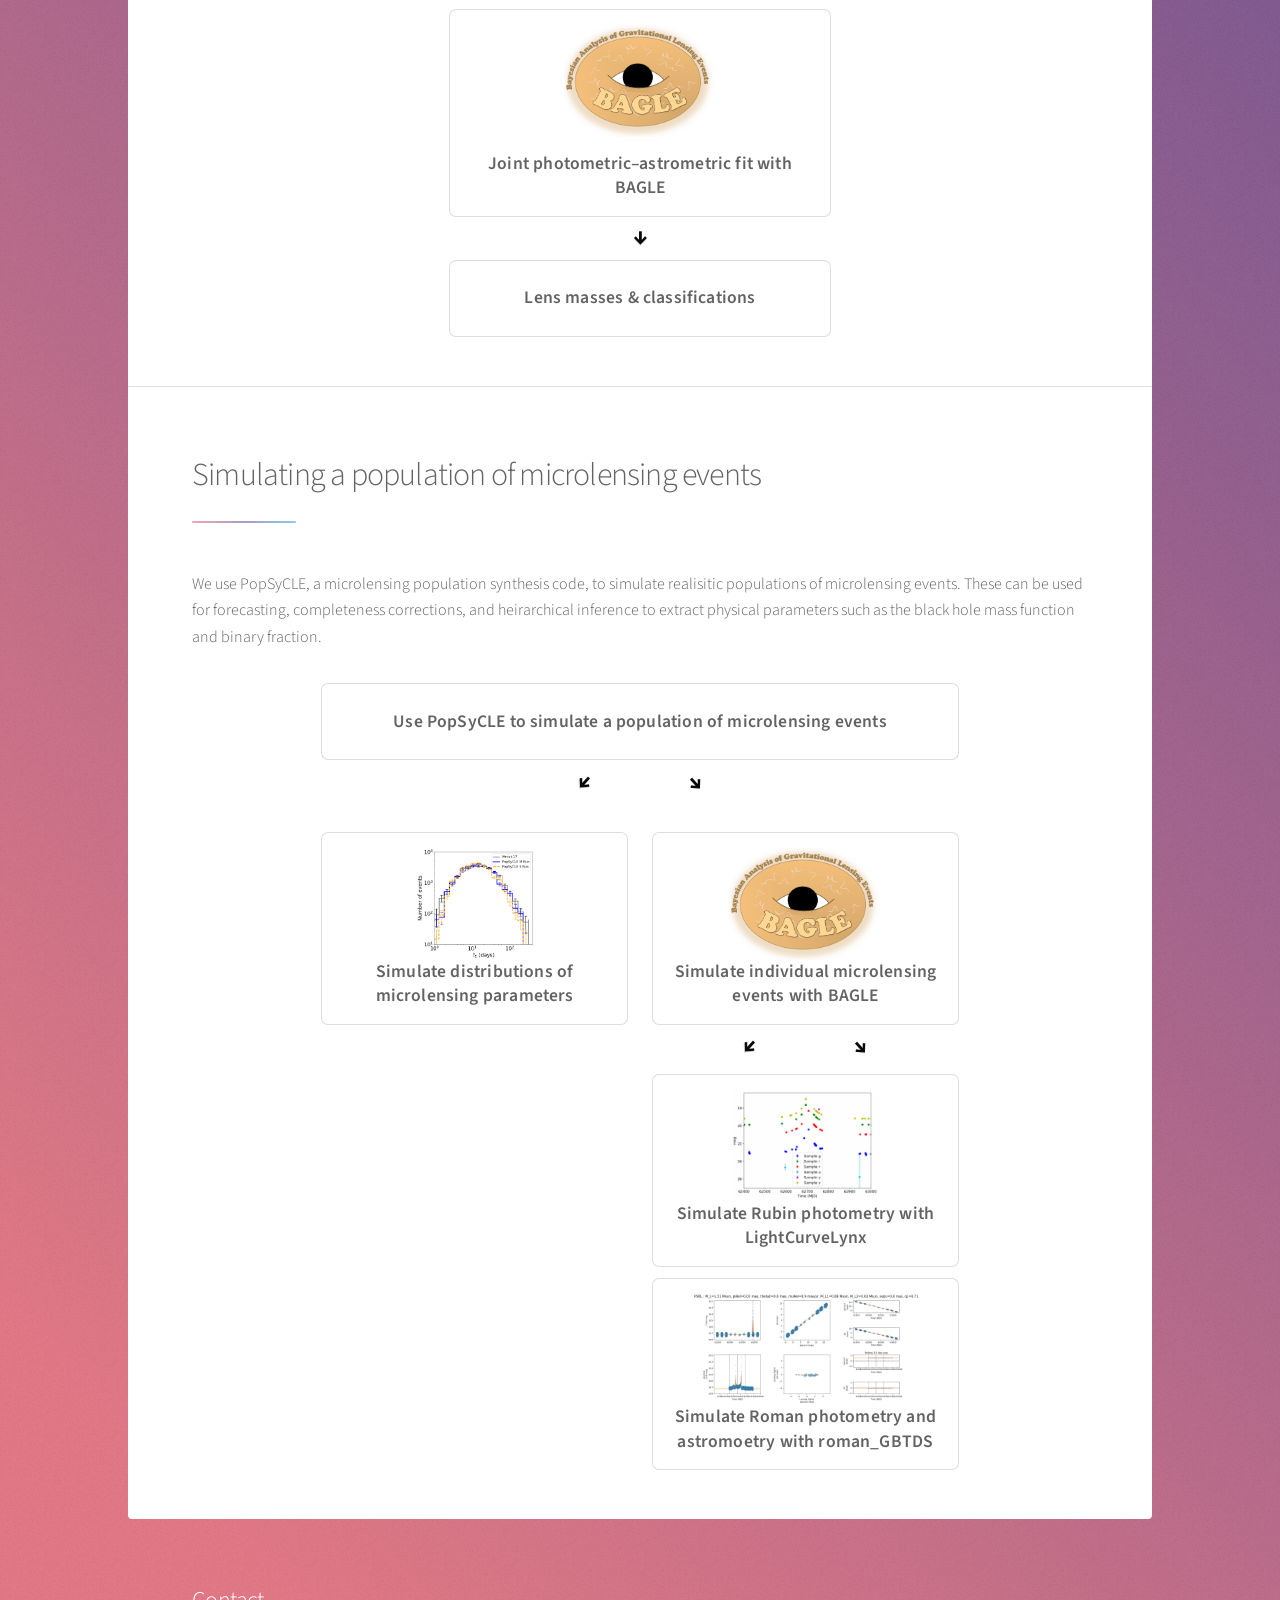
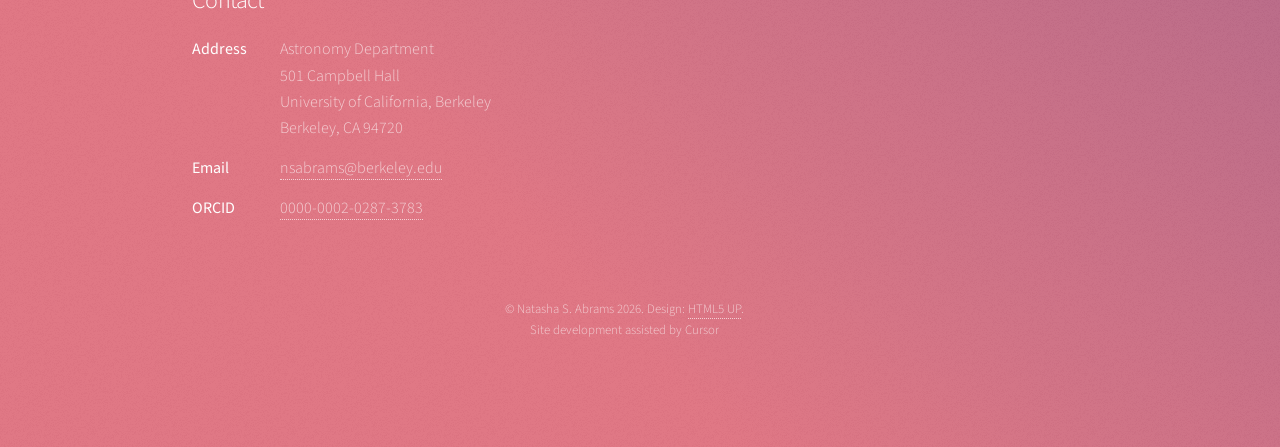
<file: pipelines.html>
<!DOCTYPE HTML>
<!--
	Stellar by HTML5 UP
	html5up.net | @ajlkn
	Free for personal and commercial use under the CCA 3.0 license (html5up.net/license)
-->
<html>
	<head>
		<title>Natasha S. Abrams</title>
		<meta charset="utf-8" />
		<meta name="viewport" content="width=device-width, initial-scale=1, user-scalable=no" />
		<link rel="stylesheet" href="assets/css/main.css" />
		<link rel="icon" href="images/black_hole_crop.jpeg">
		<noscript><link rel="stylesheet" href="assets/css/noscript.css" /></noscript>
	</head>
	<body class="is-preload">

		<div id="wrapper">

				<header id="header">
					<h1>Pipelines</h1>
					<p>Natasha S. Abrams <br>
					UC Berkeley, Astronomy PhD Student
				</p>
				</header>

				<nav id="nav">
					<ul>
						<li><a href="index.html">About Me</a></li>
						<li><a href="research.html">Research</a></li>
						<li><a href="pipelines.html" class="active">Pipelines</a></li>
						<li><a href="software.html">Software</a></li>
						<li><a href="microlensing-methods.html">Methods</a></li>
						<li><a href="outreach.html">Outreach</a></li>
						<li><a href="CV.pdf" target="_blank">CV</a></li>
					</ul>
				</nav>

				<div id="main">
					<nav class="pipeline-toc" aria-label="Jump to a pipeline on this page">
						<ul class="actions pipeline-toc__actions">
							<li><a href="#pipeline-lens-mass" class="button primary">Measuring black hole masses</a></li>
							<li><a href="#pipeline-simulate-events" class="button primary">Simulating microlensing populations</a></li>
						</ul>
					</nav>
					<section id="pipeline-lens-mass" class="main pipeline-section-anchor">
						<header class="major">
							<h2>Measuring the Mass of Black Holes with Microlensing</h2>
						</header>
						<p>With joint photometric and astrometric microlensing data, we can break degeneracies between lens mass, relative proper motions between the lens and source, and relative distances between the lens and source. We can then measure the mass of the lens, discovering black holes with microlensing.</p>

						<div class="pipeline-flow">
							<button type="button" class="pipeline-step" data-open-dialog="dlg-surveys">
								<span class="pipeline-step__title">Ground-based optical &amp; IR microlensing surveys</span>
							</button>
							<span class="pipeline-arrow" aria-hidden="true"><span class="pipeline-arrow__glyph">↓</span></span>
							<button type="button" class="pipeline-step" data-open-dialog="dlg-select">
								<span class="pipeline-step__title">Select BH candidate microlensing from alerts</span>
							</button>
							<span class="pipeline-arrow" aria-hidden="true"><span class="pipeline-arrow__glyph">↓</span></span>
							<button type="button" class="pipeline-step pipeline-step--with-media" data-open-dialog="dlg-keck">
								<span class="pipeline-step__media pipeline-step__media--photo">
									<img src="images/keck_observing.png" alt="" loading="lazy" decoding="async" />
								</span>
								<span class="pipeline-step__title">Observe with Keck AO</span>
							</button>
							<span class="pipeline-arrow" aria-hidden="true"><span class="pipeline-arrow__glyph">↓</span></span>
							<button type="button" class="pipeline-step pipeline-step--with-media" data-open-dialog="dlg-kai">
								<span class="pipeline-step__media pipeline-step__media--logo">
									<img src="images/kai_logo.png" alt="" loading="lazy" decoding="async" />
								</span>
								<span class="pipeline-step__title">Reduce with KAI (now without IRAF!)</span>
							</button>
							<span class="pipeline-arrow" aria-hidden="true"><span class="pipeline-arrow__glyph">↓</span></span>
							<button type="button" class="pipeline-step" data-open-dialog="dlg-flystar">
								<span class="pipeline-step__title">Align astrometry with FlyStar</span>
							</button>
							<span class="pipeline-arrow" aria-hidden="true"><span class="pipeline-arrow__glyph">↓</span></span>
							<button type="button" class="pipeline-step pipeline-step--with-media" data-open-dialog="dlg-bagle">
								<span class="pipeline-step__media pipeline-step__media--logo">
									<img src="images/bagle_logo.png" alt="" loading="lazy" decoding="async" />
								</span>
								<span class="pipeline-step__title">Joint photometric–astrometric fit with BAGLE</span>
							</button>
							<span class="pipeline-arrow" aria-hidden="true"><span class="pipeline-arrow__glyph">↓</span></span>
							<button type="button" class="pipeline-step" data-open-dialog="dlg-outcome">
								<span class="pipeline-step__title">Lens masses &amp; classifications</span>
							</button>
						</div>
					</section>

					<section id="pipeline-simulate-events" class="main pipeline-section-anchor">
						<header class="major">
							<h2>Simulating a population of microlensing events</h2>
						</header>
						<p>We use PopSyCLE, a microlensing population synthesis code, to simulate realisitic populations of microlensing events. These can be used for forecasting, completeness corrections, and heirarchical inference to extract physical parameters such as the black hole mass function and binary fraction.</p>

						<div class="pipeline-flow pipeline-flow--branching">
							<button type="button" class="pipeline-step" data-open-dialog="dlg-sim-popsycle">
								<span class="pipeline-step__title">Use PopSyCLE to simulate a population of microlensing events</span>
							</button>
							<div class="pipeline-arrow-fork" aria-hidden="true">
								<span class="pipeline-arrow pipeline-arrow--diag pipeline-arrow--diag-r"><span class="pipeline-arrow__glyph">↓</span></span>
								<span class="pipeline-arrow pipeline-arrow--diag pipeline-arrow--diag-l"><span class="pipeline-arrow__glyph">↓</span></span>
							</div>
							<div class="pipeline-branch-grid" role="presentation">
								<div class="pipeline-branch">
									<p class="pipeline-branch__caption">Observable statistics</p>
									<button type="button" class="pipeline-step" data-open-dialog="dlg-sim-measured">
										<figure class="pipeline-step__media pipeline-step__media--logo">
											<img src="images/mroz17_real_vs_single_peak_Mrun_ogle.png" alt="OGLE tE distribution" width="1200" height="900" loading="lazy" decoding="async" />
										</figure>
										<span class="pipeline-step__title">Simulate distributions of microlensing parameters</span>
									</button>
								</div>
								<div class="pipeline-branch">
									<p class="pipeline-branch__caption">Event-level simulation</p>
									<div class="pipeline-flow pipeline-flow--nested">
										<div class="pipeline-outcome-row" role="presentation">
											<button type="button" class="pipeline-step" data-open-dialog="dlg-sim-bagle-fwd">
												<span class="pipeline-step__media pipeline-step__media--logo">
													<img src="images/bagle_logo.png" alt="" loading="lazy" decoding="async" />
												</span>
												<span class="pipeline-step__title">Simulate individual microlensing events with BAGLE</span>
											</button>
										</div>
										<div class="pipeline-arrow-fork" aria-hidden="true">
											<span class="pipeline-arrow pipeline-arrow--diag pipeline-arrow--diag-r"><span class="pipeline-arrow__glyph">↓</span></span>
											<span class="pipeline-arrow pipeline-arrow--diag pipeline-arrow--diag-l"><span class="pipeline-arrow__glyph">↓</span></span>
										</div>
										<div class="pipeline-outcome-row" role="presentation">
											<button type="button" class="pipeline-step" data-open-dialog="dlg-sim-rubin">
												<span class="pipeline-step__media pipeline-step__media--logo">
													<img src="images/lightcurvelynx_ex.png" alt="" loading="lazy" decoding="async" />
												</span>
												<span class="pipeline-step__title">Simulate Rubin photometry with LightCurveLynx</span>
											</button>
											<button type="button" class="pipeline-step" data-open-dialog="dlg-sim-roman">
												<figure class="pipeline-step__media pipeline-step__media--logo">
													<img src="images/roman_GBTDS_ex.png" alt="" loading="lazy" decoding="async" />
												</figure>
												<span class="pipeline-step__title">Simulate Roman photometry and astromoetry with roman_GBTDS</span>
											</button>
										</div>
									</div>
								</div>
							</div>
						</div>
					</section>
				</div>

				<footer id="footer">
					<section>
						<h2>Contact</h2>
						<dl class="alt">
							<dt>Address</dt>
							<dd>Astronomy Department <br>
501 Campbell Hall
<br>
University of California, Berkeley
<br>
Berkeley, CA 94720
							</dd>
							<dt>Email</dt>
							<dd><a href="mailto:nsabrams@berkeley.edu">nsabrams@berkeley.edu</a></dd>
							<dt>ORCID</dt>
							<dd><a href="https://orcid.org/0000-0002-0287-3783" target="_blank"> 0000-0002-0287-3783 </a></dd>
						</dl>
					</section>
					<p class="copyright">&copy; Natasha S. Abrams 2026. Design: <a href="https://html5up.net">HTML5 UP</a>.<br>Site development assisted by Cursor</p>
				</footer>

		</div>

		<dialog id="dlg-surveys" class="pipeline-modal" aria-labelledby="dlg-surveys-title">
			<form method="dialog" class="pipeline-modal__close-form">
				<button type="submit" class="pipeline-modal__close" aria-label="Close">&times;</button>
			</form>
			<h3 id="dlg-surveys-title">Ground-based optical &amp; infrared microlensing surveys</h3>
			<p>Dedicated microlensing surveys monitor the Galactic bulge to discover microlensing events.</p>
			<h4>Sources</h4>
			<ul class="pipeline-modal__sources">
				<li><a href="https://ogle.astrouw.edu.pl/ogle4/ews/ews.html" target="_blank" rel="noopener noreferrer">OGLE Early Warning System</a></li>
				<li><a href="https://moaprime.massey.ac.nz/alerts" target="_blank" rel="noopener noreferrer">MOA and PRIME Alerts</a></li>
				<li><a href="https://kmtnet.kasi.re.kr/ulens/" target="_blank" rel="noopener noreferrer">KMTNet Alerts</a></li>
			</ul>
		</dialog>

		<dialog id="dlg-select" class="pipeline-modal" aria-labelledby="dlg-select-title">
			<form method="dialog" class="pipeline-modal__close-form">
				<button type="submit" class="pipeline-modal__close" aria-label="Close">&times;</button>
			</form>
			<h3 id="dlg-select-title">Select BH candidate microlensing from alerts</h3>
			<p>Microlensing events with long Einstein crossing times and low microlensing parallax are selected for astrometric follow-up.</p>
			<figure class="pipeline-modal__figure">
				<img src="images/tE_piE_popsycle.png" alt="Einstein timescale and microlensing parallax diagram from PopSyCLE selection criteria" width="1200" height="900" loading="lazy" decoding="async" />
			</figure>
			<h4>Sources</h4>
			<ul class="pipeline-modal__sources">
				<li><a href="https://ui.adsabs.harvard.edu/abs/2020ApJ...889...31L/abstract" target="_blank" rel="noopener noreferrer">PopSyCLE shows black hole selection criteria (Lam+ 2020)</a></li>
			</ul>
		</dialog>

		<dialog id="dlg-keck" class="pipeline-modal" aria-labelledby="dlg-keck-title">
			<form method="dialog" class="pipeline-modal__close-form">
				<button type="submit" class="pipeline-modal__close" aria-label="Close">&times;</button>
			</form>
			<h3 id="dlg-keck-title">Observe with Keck AO</h3>
			<p>High-resolution imaging with Keck adaptive optics (with NIRC2 and OSIRIS) can measure the astrometric shift caused by microlensing.</p>
			<h4>Sources</h4>
			<ul class="pipeline-modal__sources">
				<li><a href="https://ui.adsabs.harvard.edu/abs/2016ApJ...830...41L/abstract" target="_blank" rel="noopener noreferrer">Lu+ 2016</a></li>
			</ul>
		</dialog>

		<dialog id="dlg-kai" class="pipeline-modal" aria-labelledby="dlg-kai-title">
			<form method="dialog" class="pipeline-modal__close-form">
				<button type="submit" class="pipeline-modal__close" aria-label="Close">&times;</button>
			</form>
			<h3 id="dlg-kai-title">Reduce with KAI</h3>
			<p>The Keck AO Imaging (KAI) data reduction pipeline processes raw Keck images and produces catalogs of photometry and astrometry for each epoch. Note, the pipeline is no longer dependent on IRAF!</p>
			<h4>Sources</h4>
			<ul class="pipeline-modal__sources">
				<li><a href="https://github.com/Keck-DataReductionPipelines/KAI/tree/dev" target="_blank" rel="noopener noreferrer">KAI on GitHub</a></li>
			</ul>
		</dialog>

		<dialog id="dlg-flystar" class="pipeline-modal" aria-labelledby="dlg-flystar-title">
			<form method="dialog" class="pipeline-modal__close-form">
				<button type="submit" class="pipeline-modal__close" aria-label="Close">&times;</button>
			</form>
			<h3 id="dlg-flystar-title">Align astrometry with FlyStar</h3>
			<p>FlyStar cross-matches reference stars and transforms detector coordinates into a common astrometric frame, tying Keck AO epochs to survey or Gaia reference catalogs.</p>
			<h4>Sources</h4>
			<ul class="pipeline-modal__sources">
				<li><a href="https://github.com/MovingUniverseLab/flystar" target="_blank" rel="noopener noreferrer">FlyStar on GitHub</a></li>
			</ul>
		</dialog>

		<dialog id="dlg-bagle" class="pipeline-modal" aria-labelledby="dlg-bagle-title">
			<form method="dialog" class="pipeline-modal__close-form">
				<button type="submit" class="pipeline-modal__close" aria-label="Close">&times;</button>
			</form>
			<h3 id="dlg-bagle-title">Joint photometric–astrometric fit with BAGLE</h3>
			<p>BAGLE (Bayesian Analysis of Gravitational Lensing Events) performs nested sampling, multi-dataset fits combining survey photometry with high-resolution astrometry to infer microlensing parameters and lens masses.</p>
			<h4>Sources</h4>
			<ul class="pipeline-modal__sources">
				<li><a href="https://github.com/MovingUniverseLab/BAGLE_Microlensing" target="_blank" rel="noopener noreferrer">BAGLE_Microlensing on GitHub</a></li>
				<li><a href="https://ui.adsabs.harvard.edu/abs/2025arXiv251203364L/abstract" target="_blank" rel="noopener noreferrer">BAGLE paper (Lu+ 2026)</a></li>
				<li><a href="https://ui.adsabs.harvard.edu/abs/2025arXiv251203392D/abstract" target="_blank" rel="noopener noreferrer">BAGLE binary paper (Bhadra+ 2026)</a></li>
			</ul>
		</dialog>

		<dialog id="dlg-outcome" class="pipeline-modal" aria-labelledby="dlg-outcome-title">
			<form method="dialog" class="pipeline-modal__close-form">
				<button type="submit" class="pipeline-modal__close" aria-label="Close">&times;</button>
			</form>
			<h3 id="dlg-outcome-title">Lens masses &amp; classifications</h3>
			<p>Combined analysis yields physical lens properties, including mass estimates and the likelihood that the lens is a dark remnant (for example a black hole or neutron star) versus a luminous star, informing the Galactic compact-object mass function.</p>
			<h4>Sources</h4>
			<ul class="pipeline-modal__sources">
				<li><a href="https://ui.adsabs.harvard.edu/abs/2016ApJ...830...41L/abstract" target="_blank" rel="noopener noreferrer">Lu+ 2016</a></li>
				<li><a href="https://ui.adsabs.harvard.edu/abs/2022ApJ...933L..23L/abstract" target="_blank" rel="noopener noreferrer">Lam+ 2022</a></li>
			</ul>
		</dialog>

		<dialog id="dlg-sim-popsycle" class="pipeline-modal" aria-labelledby="dlg-sim-popsycle-title">
			<form method="dialog" class="pipeline-modal__close-form">
				<button type="submit" class="pipeline-modal__close" aria-label="Close">&times;</button>
			</form>
			<h3 id="dlg-sim-popsycle-title">PopSyCLE</h3>
			<p>PopSyCLE is a microlensing population synthesis code to generate synthetic microlensing events. It uses Galaxia to generate stellar density and kinematics and SPISEA for compact objects and binary companions.</p>
			<h4>PopSyCLE Sources</h4>
			<ul class="pipeline-modal__sources">
				<li><a href="https://ui.adsabs.harvard.edu/abs/2020ApJ...889...31L/abstract" target="_blank" rel="noopener noreferrer">PopSyCLE (Lam+ 2020)</a></li>
				<li><a href="https://ui.adsabs.harvard.edu/abs/2022ApJ...941..116R/abstract" target="_blank" rel="noopener noreferrer">PopSyCLE IFMR (Rose+ 2022)</a></li>
				<li><a href="https://ui.adsabs.harvard.edu/abs/2025ApJ...980..103A/abstract" target="_blank" rel="noopener noreferrer">PopSyCLE Binaries (Abrams+ 2025)</a></li>
				<li><a href="https://github.com/jluastro/PopSyCLE" target="_blank" rel="noopener noreferrer">PopSyCLE on GitHub</a></li>
				<li><a href="https://w.astro.berkeley.edu/popsycle/" target="_blank" rel="noopener noreferrer">PopSyCLE Simulation Catalog</a></li>
			</ul>
			<h4>SPISEA Sources</h4>
			<ul class="pipeline-modal__sources">
				<li><a href="https://ui.adsabs.harvard.edu/abs/2020AJ....160..143H/abstract" target="_blank" rel="noopener noreferrer">SPISEA (Hosek+ 2020)</a></li>
				<li><a href="https://github.com/astropy/SPISEA" target="_blank" rel="noopener noreferrer">SPISEA on GitHub</a></li>
			</ul>
			<h4>Galaxia Sources</h4>
			<ul class="pipeline-modal__sources">
				<li><a href="https://ui.adsabs.harvard.edu/abs/2011ApJ...730....3S/abstract" target="_blank" rel="noopener noreferrer">Galaxia (Sharma+ 2011)</a></li>
				<li><a href="https://github.com/jluastro/galaxia" target="_blank" rel="noopener noreferrer">Galaxia on GitHub</a></li>
			</ul>
		</dialog>

		<dialog id="dlg-sim-measured" class="pipeline-modal" aria-labelledby="dlg-sim-measured-title">
			<form method="dialog" class="pipeline-modal__close-form">
				<button type="submit" class="pipeline-modal__close" aria-label="Close">&times;</button>
			</form>
			<h3 id="dlg-sim-measured-title">Simulated distributions of microlensing parameters</h3>
			<p>From PopSyCLE, we can make observability cuts on output events and produce simulated distributions of microlensing parameters.</p>
			<figure class="pipeline-modal__figure">
				<img src="images/mroz17_real_vs_single_peak_Mrun_ogle.png" alt="OGLE tE distribution" width="1200" height="900" loading="lazy" decoding="async" />
			</figure>
			<h4>Source</h4>
			<ul class="pipeline-modal__sources">
				<li><a href="https://ui.adsabs.harvard.edu/abs/2025ApJ...980..103A/abstract" target="_blank" rel="noopener noreferrer">PopSyCLE Binaries (Abrams+ 2025)</a></li>
			</ul>
		</dialog>

		<dialog id="dlg-sim-bagle-fwd" class="pipeline-modal" aria-labelledby="dlg-sim-bagle-fwd-title">
			<form method="dialog" class="pipeline-modal__close-form">
				<button type="submit" class="pipeline-modal__close" aria-label="Close">&times;</button>
			</form>
			<h3 id="dlg-sim-bagle-fwd-title">Simulate individual microlensing events with BAGLE</h3>
			<p>BAGLE can simulate microlensing events including binary lens, binary source, or both with any given time series.</p>
			<h4>Sources</h4>
			<ul class="pipeline-modal__sources">
				<li><a href="https://github.com/MovingUniverseLab/BAGLE_Microlensing" target="_blank" rel="noopener noreferrer">BAGLE_Microlensing on GitHub</a></li>
				<li><a href="https://ui.adsabs.harvard.edu/abs/2025arXiv251203364L/abstract" target="_blank" rel="noopener noreferrer">BAGLE paper (Lu+ 2026)</a></li>
				<li><a href="https://ui.adsabs.harvard.edu/abs/2025arXiv251203392D/abstract" target="_blank" rel="noopener noreferrer">BAGLE binary paper (Bhadra+ 2026)</a></li>
			</ul>
		</dialog>


		<dialog id="dlg-sim-gbtds" class="pipeline-modal" aria-labelledby="dlg-sim-gbtds-title">
			<form method="dialog" class="pipeline-modal__close-form">
				<button type="submit" class="pipeline-modal__close" aria-label="Close">&times;</button>
			</form>
			<h3 id="dlg-sim-gbtds-title">roman_GBTDS</h3>
			<p>The Roman Galactic Bulge Time Domain Survey (GBTDS) simulation module produces Roman-like photometric and astrometric time series—encoding the microlensing signal, pixelization, and relative astrometry relevant to Roman’s crowded bulge fields.</p>
		</dialog>

		<dialog id="dlg-sim-rubin" class="pipeline-modal" aria-labelledby="dlg-sim-rubin-title">
			<form method="dialog" class="pipeline-modal__close-form">
				<button type="submit" class="pipeline-modal__close" aria-label="Close">&times;</button>
			</form>
			<h3 id="dlg-sim-rubin-title">Simulate Rubin photometry with LightCurveLynx</h3>
			<p>With a built-in wrapper around BAGLE, LightCurveLynx simulates microlensing photometry with Rubin cadence and noise.</p>
			<figure class="pipeline-modal__figure">
				<img src="images/lightcurvelynx_ex.png" alt="" loading="lazy" decoding="async" />
			</span>
			<h4>Sources</h4>
			<ul class="pipeline-modal__sources">
				<li><a href="https://github.com/LSST-TVSSC/microlensing/blob/main/lightcurvelynx_simulations/lightcurvelynx_BAGLE.ipynb" target="_blank" rel="noopener noreferrer">Simulating a BAGLE microlensing event with LightCurveLynx</a></li>
				<li><a href="https://github.com/lincc-frameworks/lightcurvelynx/blob/main/docs/notebooks/pre_executed/wrapping_bagle.ipynb" target="_blank" rel="noopener noreferrer">LightCurveLynx BAGLE wrapper</a></li>
			</ul>
		</dialog>

		<dialog id="dlg-sim-roman" class="pipeline-modal" aria-labelledby="dlg-sim-roman-title">
			<form method="dialog" class="pipeline-modal__close-form">
				<button type="submit" class="pipeline-modal__close" aria-label="Close">&times;</button>
			</form>
			<h3 id="dlg-sim-roman-title">Simulate Roman photometry and astromoetry with roman_GBTDS</h3>
			<p>The Roman Galactic Bulge Time Domain Survey (GBTDS) simulation module produces Roman-like photometric and astrometric time from BAGLE microlensing events. It includes the capability to bin the astrometry.</p>
			<figure class="pipeline-modal__figure">
				<img src="images/roman_GBTDS_ex.png" alt="" loading="lazy" decoding="async" />
			</figure>
			<h4>Sources</h4>
			<ul class="pipeline-modal__sources">
				<li><a href="https://github.com/MovingUniverseLab/roman_GBTDS" target="_blank" rel="noopener noreferrer">roman_GBTDS on GitHub</a></li>
			</ul>
		</dialog>

		<script src="assets/js/jquery.min.js"></script>
		<script src="assets/js/jquery.scrollex.min.js"></script>
		<script src="assets/js/jquery.scrolly.min.js"></script>
		<script src="assets/js/browser.min.js"></script>
		<script src="assets/js/breakpoints.min.js"></script>
		<script src="assets/js/util.js"></script>
		<script src="assets/js/main.js"></script>
		<script>
			(function () {
				document.querySelectorAll('[data-open-dialog]').forEach(function (btn) {
					btn.addEventListener('click', function () {
						var id = btn.getAttribute('data-open-dialog');
						var dlg = document.getElementById(id);
						if (dlg && typeof dlg.showModal === 'function') dlg.showModal();
					});
				});
				document.querySelectorAll('dialog.pipeline-modal').forEach(function (dlg) {
					dlg.addEventListener('click', function (e) {
						if (e.target === dlg) dlg.close();
					});
				});
			})();
		</script>

	</body>
</html>
</file>
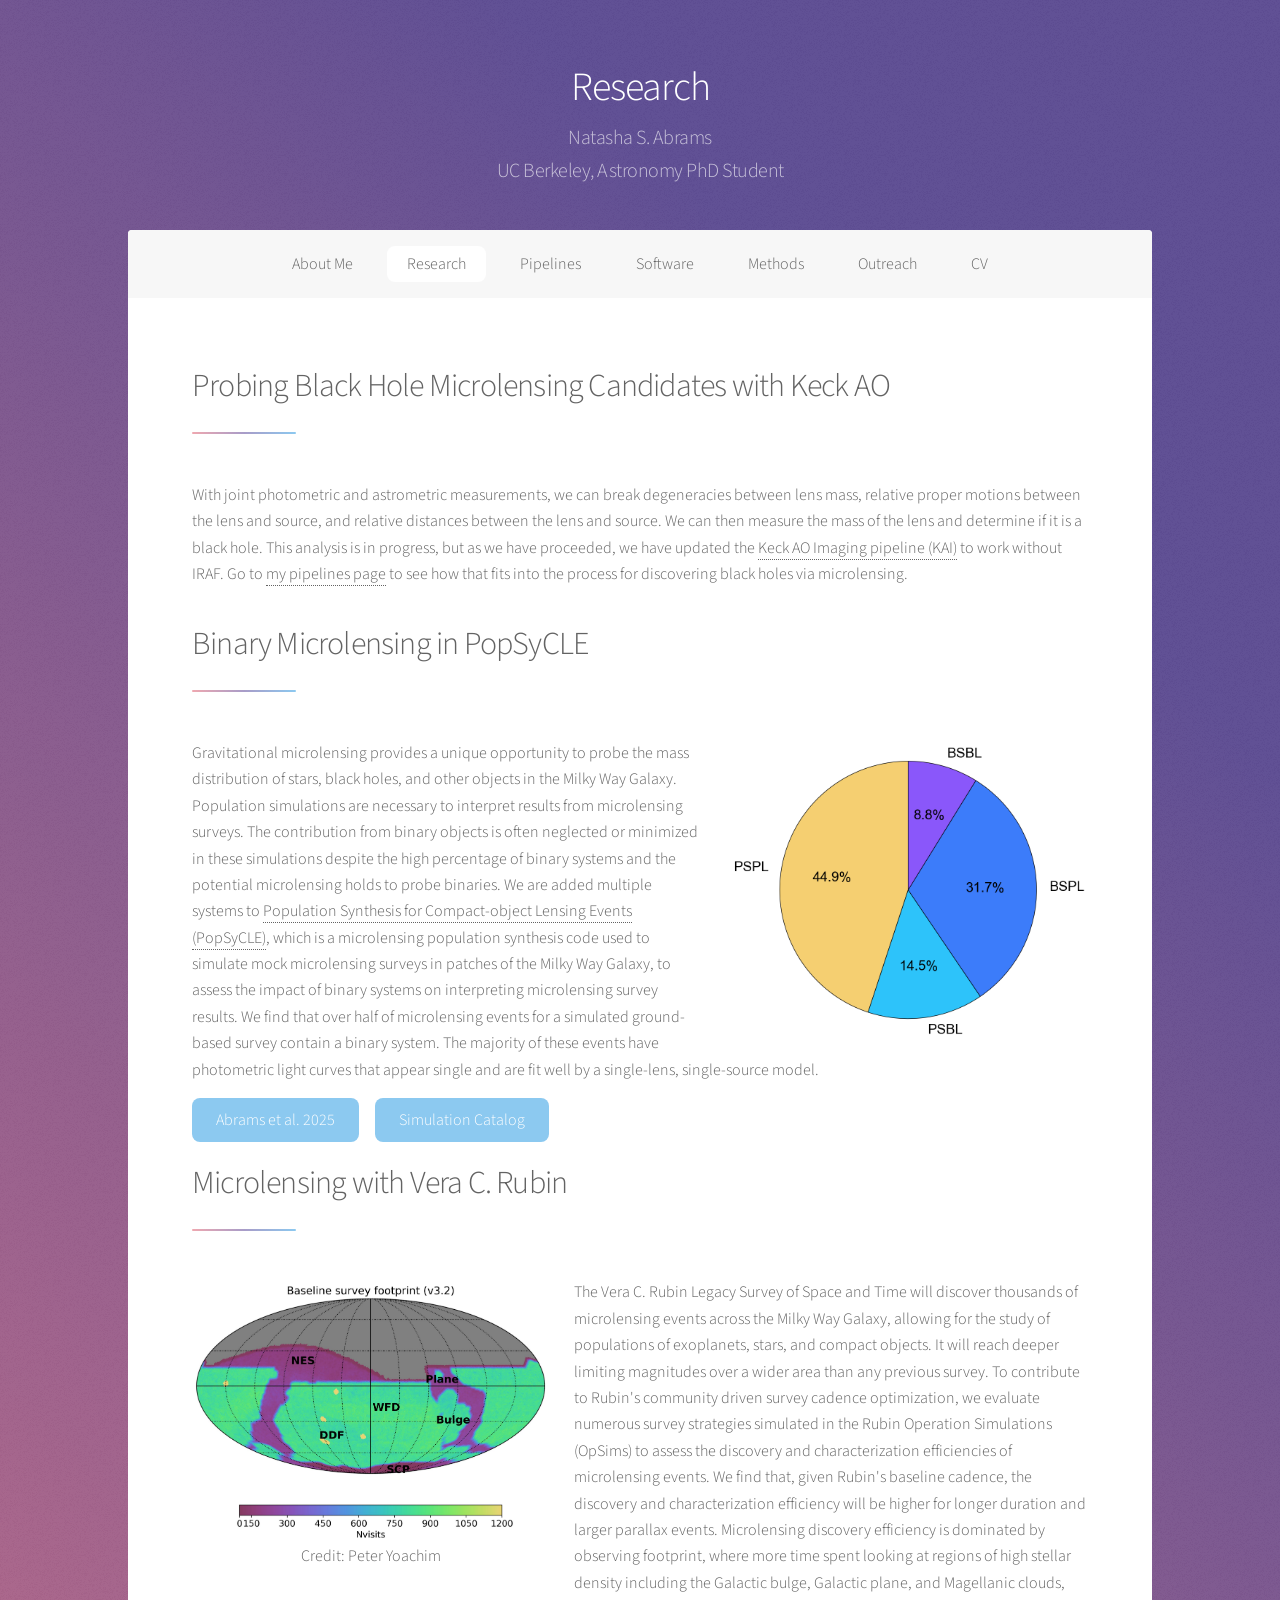
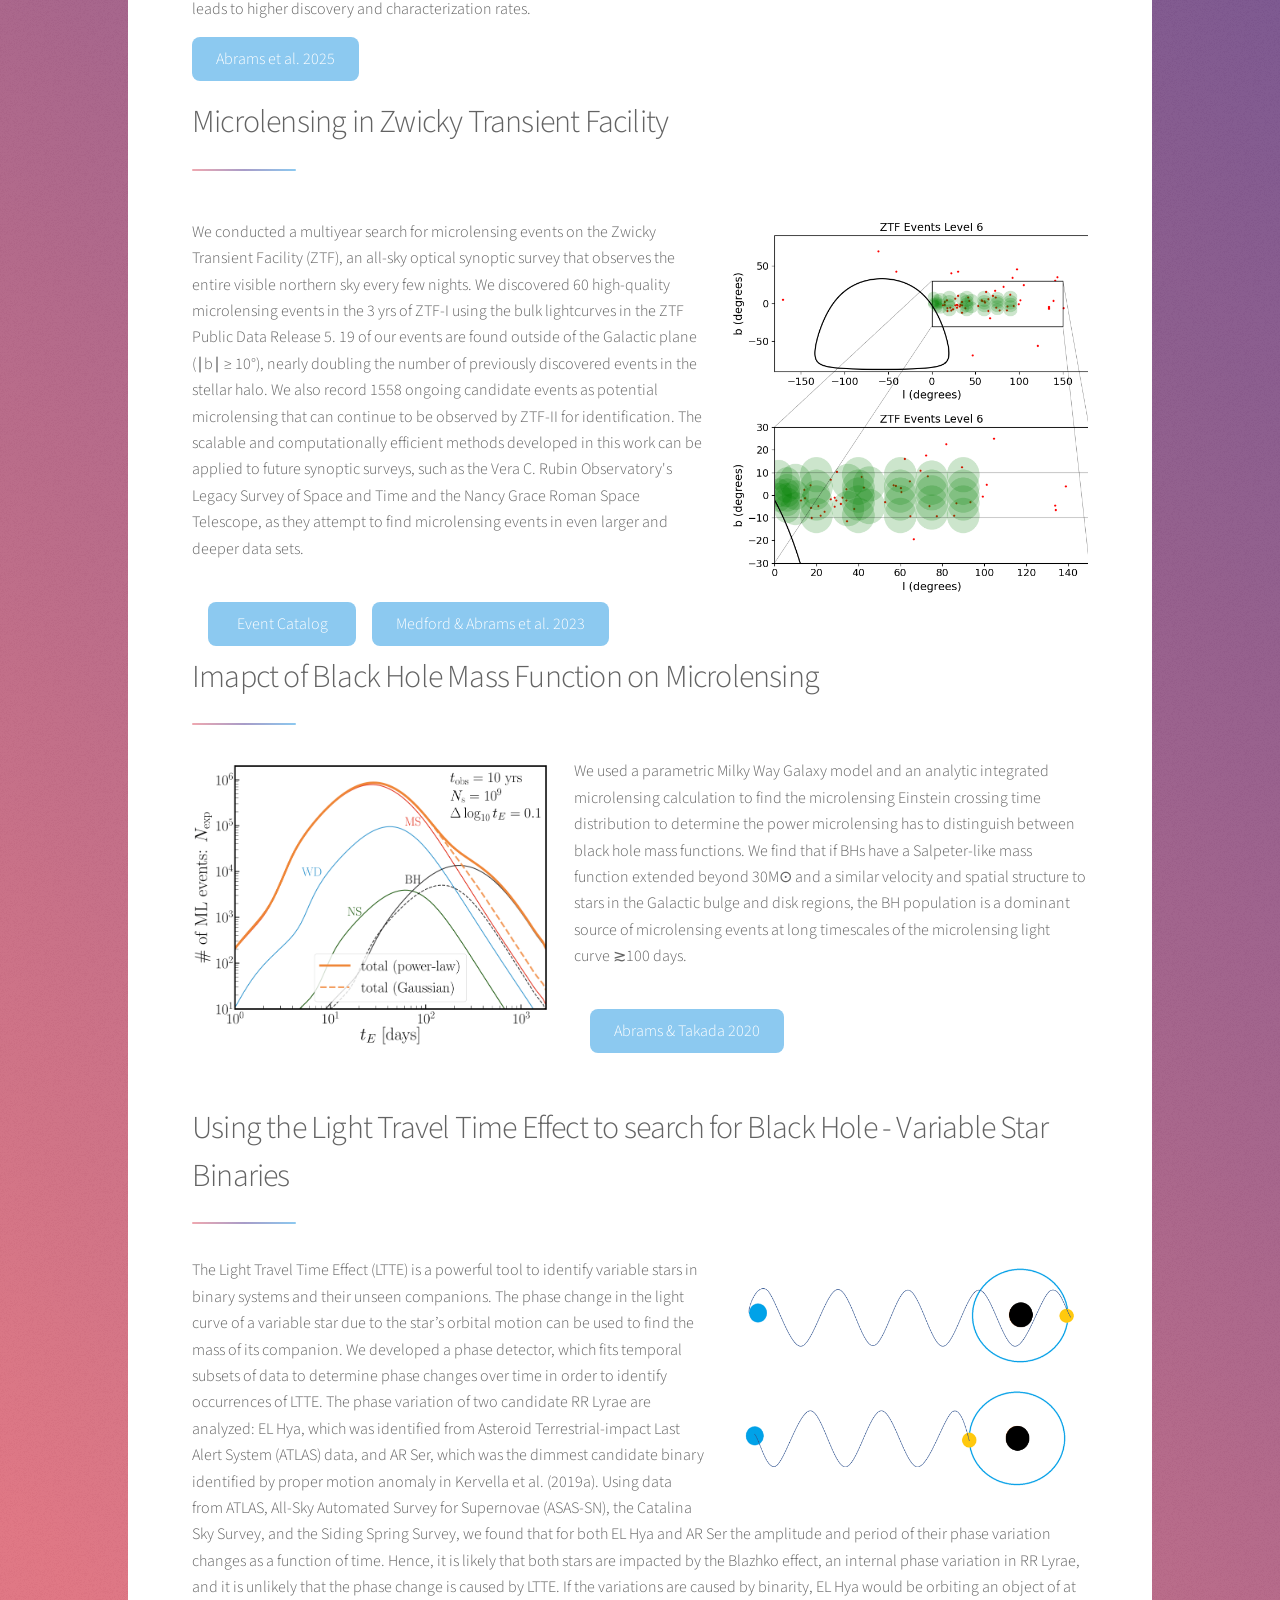
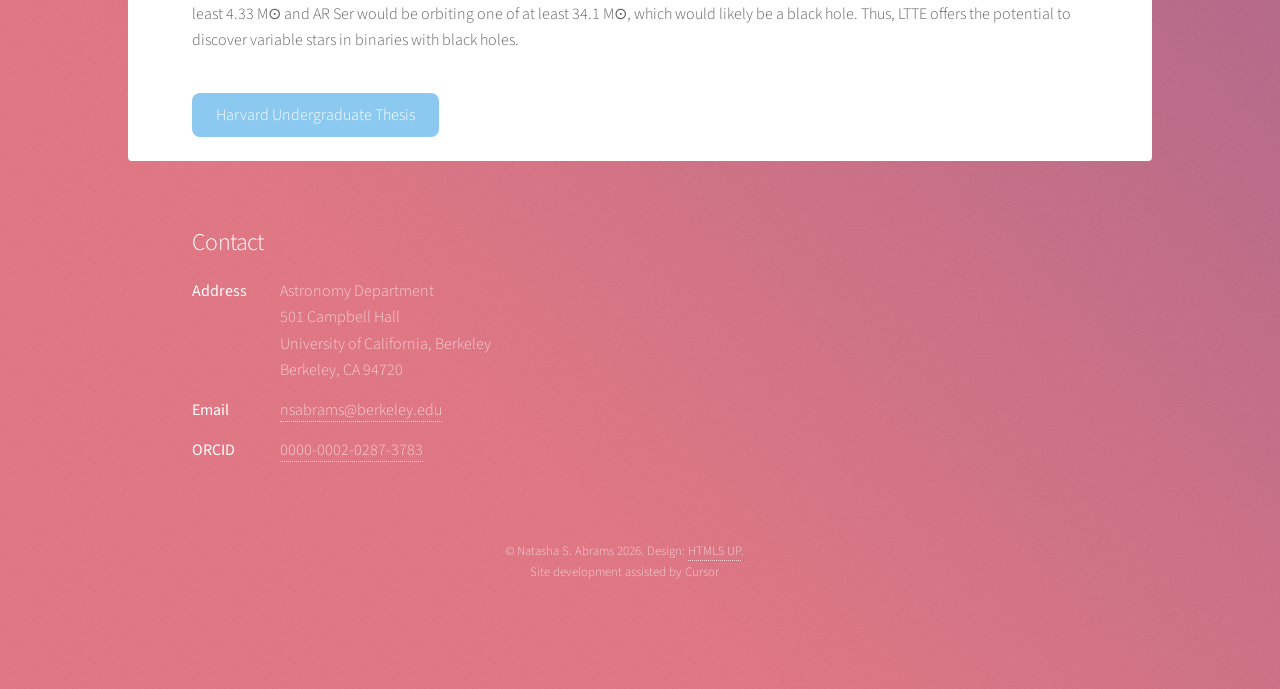
<file: research.html>
<!DOCTYPE HTML>
<!--
	Stellar by HTML5 UP
	html5up.net | @ajlkn
	Free for personal and commercial use under the CCA 3.0 license (html5up.net/license)
-->
<html>
	<head>
		<title>Natasha S. Abrams</title>
		<meta charset="utf-8" />
		<meta name="viewport" content="width=device-width, initial-scale=1, user-scalable=no" />
		<link rel="stylesheet" href="assets/css/main.css" />
		<link rel="icon" href="images/black_hole_crop.jpeg">
		<noscript><link rel="stylesheet" href="assets/css/noscript.css" /></noscript>
	</head>
	<body class="is-preload">

		<!-- Wrapper -->
			<div id="wrapper">

				<!-- Header -->
					<header id="header">
						<h1>Research</h1>
						<p>Natasha S. Abrams <br>
						UC Berkeley, Astronomy PhD Student
					</p>
					</header>

					<nav id="nav">
						<ul>
							<li><a href="index.html">About Me</a></li>
							<li><a href="research.html" class="active">Research</a></li>
							<li><a href="pipelines.html">Pipelines</a></li>
							<li><a href="software.html">Software</a></li>
							<li><a href="microlensing-methods.html">Methods</a></li>
							<li><a href="outreach.html">Outreach</a></li>
							<li><a href="CV.pdf" target="_blank">CV</a></li>
						</ul>
					</nav>

				<!-- Main -->
					<div id="main">

						<!-- Content -->
							<section id="content" class="main">
								<header class="major">
									<h2>Probing Black Hole Microlensing Candidates with Keck AO</h2>
								</header>
									<p> </a>
										With joint photometric and astrometric measurements, we can break degeneracies between lens mass, relative proper motions between the lens and source, and relative distances between the lens and source. 
										We can then measure the mass of the lens and determine if it is a black hole. This analysis is in progress, but as we have proceeded, we have updated the <a href="https://github.com/Keck-DataReductionPipelines/KAI/tree/dev" target="_blank">Keck AO Imaging pipeline (KAI)</a> to work without IRAF. 
										Go to <a href="pipelines.html#pipeline-lens-mass">my pipelines page</a> to see how that fits into the process for discovering black holes via microlensing.
									</p>

								<header class="major">
								<h2>Binary Microlensing in PopSyCLE</h2>
							</header>
								<p> </a>
									<figure><span class="image right"><img src="images/pie_chart_breakdown.png" alt="" />
									</span></figure>
								Gravitational microlensing provides a unique opportunity to probe the mass distribution of stars, black holes, and other objects in the Milky Way Galaxy. Population simulations are necessary to interpret results from microlensing surveys.
								The contribution from binary objects is often neglected or minimized in these simulations despite the high percentage of binary systems and the potential microlensing holds to probe binaries.
								We are added multiple systems to <a href='https://github.com/jluastro/PopSyCLE' target="_blank"> Population Synthesis for Compact-object Lensing Events (PopSyCLE)</a>, which is a microlensing population synthesis code
								used to simulate mock microlensing surveys in patches of the Milky Way Galaxy, to assess the impact of binary systems on interpreting microlensing survey results.
								We find that over half of microlensing events for a simulated ground-based survey contain a binary system.
								The majority of these events have photometric light curves that appear single and are fit well by a single-lens, single-source model.
								<ul class="actions" style="position:relative; top:15px;">
								<li><a href="https://ui.adsabs.harvard.edu/abs/2025ApJ...980..103A/abstract" target="_blank" class="button primary">Abrams et al. 2025</a></li>
									<li><a href="https://w.astro.berkeley.edu/popsycle/" target="_blank" class="button primary">Simulation Catalog</a></li>
									</ul>
								</p>

								<header class="major">
								<h2>Microlensing with Vera C. Rubin</h2>
							  </header>
								<p>
									<figure><span class="image left"><img src="images/baseline_3p0_footprint.png" alt="" />
										<figcaption style="text-align:center"> Credit: Peter Yoachim </figcaption>
									</span></figure>
									The Vera C. Rubin Legacy Survey of Space and Time will discover thousands of microlensing events across the Milky Way Galaxy, allowing for the study of populations of exoplanets, stars, and compact objects. It will reach deeper limiting magnitudes over a wider area than any previous survey. To contribute to Rubin's community driven survey cadence optimization, we evaluate numerous survey strategies simulated in the Rubin Operation Simulations (OpSims) to assess the discovery and characterization efficiencies of microlensing events. We find that, given Rubin's baseline cadence, the discovery and characterization efficiency will be higher for longer duration and larger parallax events. Microlensing discovery efficiency is dominated by observing footprint, where more time spent looking at regions of high stellar density including the Galactic bulge, Galactic plane, and Magellanic clouds, leads to higher discovery and characterization rates.
									<ul class="actions" style="position:relative; top:15px;">
									<li><a href="https://ui.adsabs.harvard.edu/abs/2025ApJS..276...10A/abstract" target="_blank" class="button primary">Abrams et al. 2025</a></li>
								</ul>

								<header class="major">
								<h2>Microlensing in Zwicky Transient Facility</h2>
							</header>
								<p style="margin-bottom:0;"><span class="image right"><img src="images/level6_cands_on_sky.png" alt=""/></span>We conducted a multiyear search for microlensing events on the Zwicky Transient Facility (ZTF), an all-sky optical synoptic survey that observes the entire visible northern sky every few nights.
									 We discovered 60 high-quality microlensing events in the 3 yrs of ZTF-I using the bulk lightcurves in the ZTF Public Data Release 5.
									19 of our events are found outside of the Galactic plane (∣b∣ ≥ 10°), nearly doubling the number of previously discovered events in the stellar halo.
									We also record 1558 ongoing candidate events as potential microlensing that can continue to be observed by ZTF-II for identification.
									The scalable and computationally efficient methods developed in this work can be applied to future synoptic surveys, such as the Vera C. Rubin Observatory's Legacy Survey of Space and Time and the Nancy Grace Roman Space Telescope, as they attempt to find microlensing events in even larger and deeper data sets.
								</p>
								<ul class="actions" style="position:relative; top:40px;">
									<li><a href="https://zenodo.org/records/7277537" target="_blank" class="button primary">Event Catalog</a></li>
									<li><a href="https://ui.adsabs.harvard.edu/abs/2023ApJ...947...24M/abstract" target="_blank" class="button primary">Medford & Abrams et al. 2023</a></li>
								</ul>

								<header class="major">
								<h2 style="position:relative; top:15px;">Imapct of Black Hole Mass Function on Microlensing</h2>
							</header>
								<p style="margin-bottom:0;"><span class="image left"><img src="images/Abrams_Takada_EventRate.png" alt=""/></span>
									We used a parametric Milky Way Galaxy model and an analytic integrated microlensing calculation to find the microlensing Einstein crossing time distribution to determine the power
									microlensing has to distinguish between black hole mass functions.
									We find that if BHs have a Salpeter-like mass function extended beyond 30M⊙ and a similar velocity and spatial structure to stars in the Galactic bulge and disk regions,
									the BH population is a dominant source of microlensing events at long timescales of the microlensing light curve ≳100 days.
								</p>
								<ul class="actions" style="position:relative; top:40px;  margin-bottom:2cm;">
									<li><a href="https://ui.adsabs.harvard.edu/abs/2020ApJ...905..121A/abstract" target="_blank" class="button primary">Abrams & Takada 2020</a></li>
								</ul>

								<header class="major">
								<h2 style="position:relative; top:15px;">Using the Light Travel Time Effect to search for Black Hole - Variable Star Binaries</h2>
							</header>
								<p style="margin-bottom:0;"><span class="image right"><img src="images/LTTE_representation_BH.PNG" alt="" /></span>The Light Travel Time Effect (LTTE) is a powerful tool to identify variable stars in binary systems and their unseen companions. The phase change in the light curve of a variable star due to the star’s orbital motion can be used to find the mass of its companion. We developed a phase detector, which fits temporal subsets of data to determine phase changes over time in order to identify occurrences of LTTE. The phase variation of two candidate RR Lyrae are analyzed: EL Hya, which was identified from Asteroid Terrestrial-impact Last Alert System (ATLAS) data, and AR Ser, which was the dimmest candidate binary identified by proper motion anomaly in Kervella et al. (2019a). Using data from ATLAS, All-Sky Automated Survey for Supernovae (ASAS-SN), the Catalina Sky Survey, and the Siding Spring Survey, we found that for both EL Hya and AR Ser the amplitude and period of their phase variation changes as a function of time. Hence, it is likely that both stars are impacted by the Blazhko effect, an internal phase variation in RR Lyrae, and it is unlikely that the phase change is caused by LTTE. If the variations are caused by binarity, EL Hya would be orbiting an object of at least 4.33 M⊙ and AR Ser would be orbiting one of at least 34.1 M⊙, which would likely be a black hole. Thus, LTTE offers the potential to discover variable stars in binaries with black holes.
								</p>
								<ul class="actions" style="position:relative; top:40px;">
									<li><a href="https://zenodo.org/records/4739796" target="_blank" class="button primary"> Harvard Undergraduate Thesis</a></li>
								</ul>

							</section>

					</div>

					<!-- Footer -->
						<footer id="footer">
							<section>
								<h2>Contact</h2>
								<dl class="alt">
									<dt>Address</dt>
									<dd>Astronomy Department <br>
	501 Campbell Hall
	<br>
	University of California, Berkeley
	<br>
	Berkeley, CA 94720
									</dd>
									<dt>Email</dt>
									<dd><a href="mailto:nsabrams@berkeley.edu">nsabrams@berkeley.edu</a></dd>
									<dt>ORCID</dt>
									<dd><a href="https://orcid.org/0000-0002-0287-3783" target="_blank"> 0000-0002-0287-3783 </a></dd>
								</dl>
								<!-- <ul class="fa-ul">
									<li><span class="fa-li"><i class="fas fa-graduation-cap"></i></span>List icons can</li>
									<li><i class="fa-li fa-graduation-cap"></i></li>
								</ul> -->
							</section>
							<p class="copyright">&copy; Natasha S. Abrams 2026. Design: <a href="https://html5up.net">HTML5 UP</a>.<br>Site development assisted by Cursor</p>
						</footer>

			</div>

		<!-- Scripts -->
			<script src="assets/js/jquery.min.js"></script>
			<script src="assets/js/jquery.scrollex.min.js"></script>
			<script src="assets/js/jquery.scrolly.min.js"></script>
			<script src="assets/js/browser.min.js"></script>
			<script src="assets/js/breakpoints.min.js"></script>
			<script src="assets/js/util.js"></script>
			<script src="assets/js/main.js"></script>

	</body>
</html>
</file>
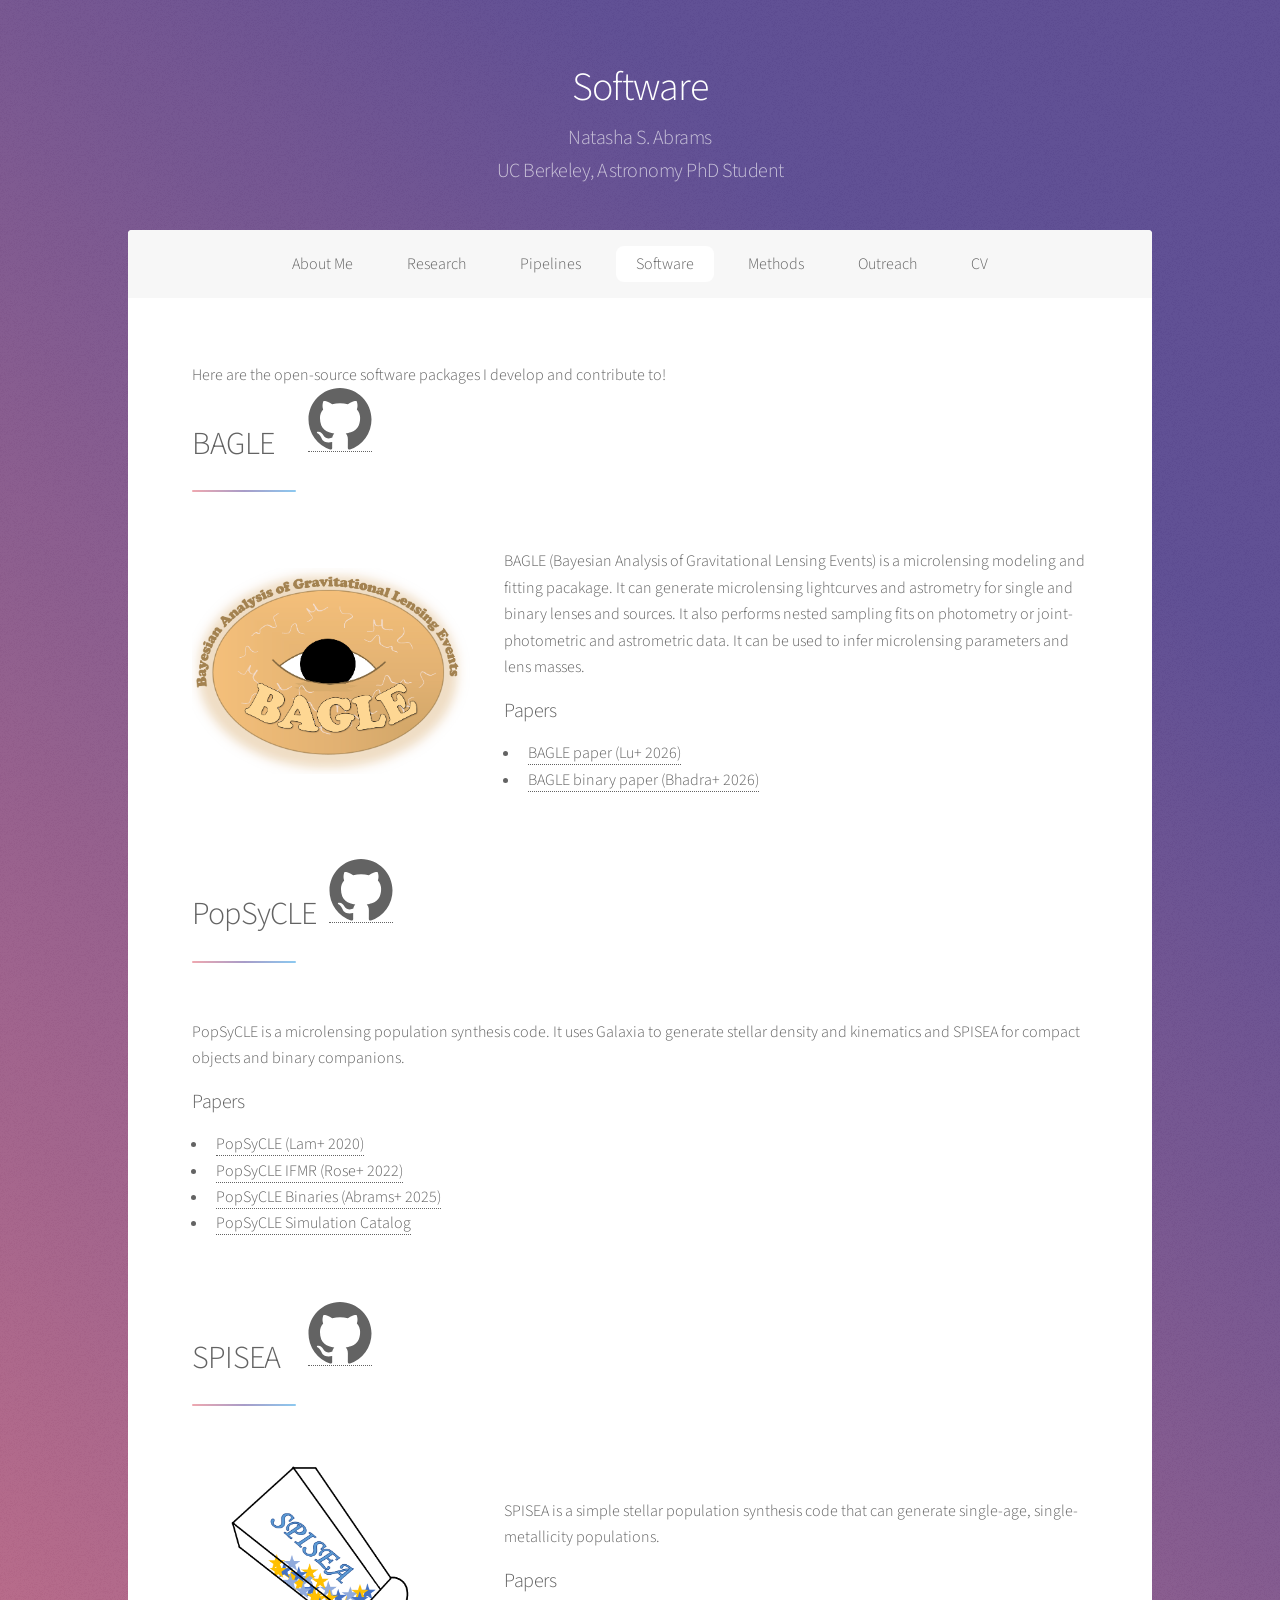
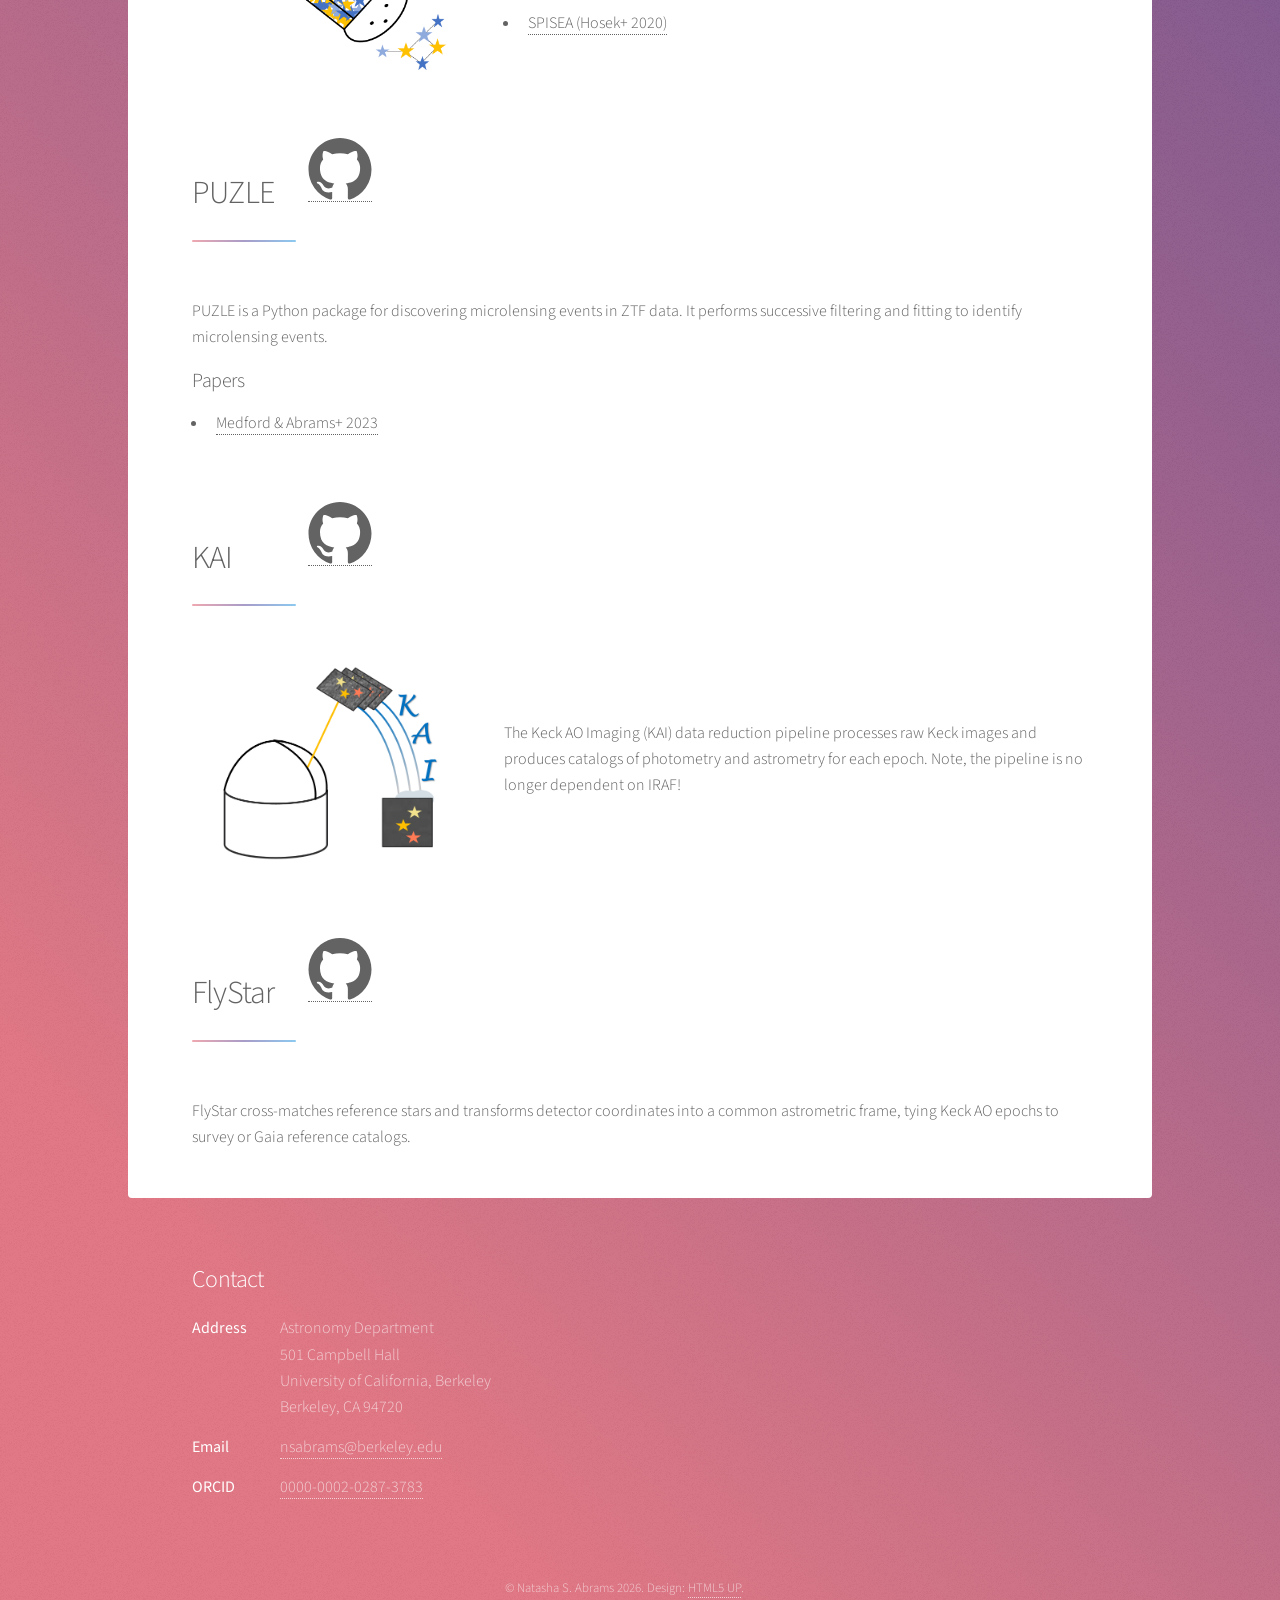
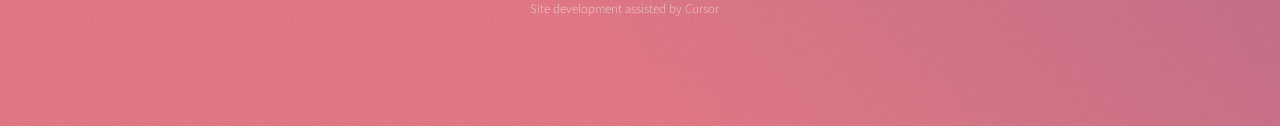
<file: software.html>
<!DOCTYPE HTML>
<!--
	Stellar by HTML5 UP
	html5up.net | @ajlkn
	Free for personal and commercial use under the CCA 3.0 license (html5up.net/license)
-->
<html>
	<head>
		<title>Natasha S. Abrams</title>
		<meta charset="utf-8" />
		<meta name="viewport" content="width=device-width, initial-scale=1, user-scalable=no" />
		<link rel="stylesheet" href="assets/css/main.css" />
		<link rel="icon" href="images/black_hole_crop.jpeg">
		<noscript><link rel="stylesheet" href="assets/css/noscript.css" /></noscript>
		<style>
			.software-entry {
				display: block;
			}

			.software-entry + .software-entry {
				margin-top: 3rem;
				padding-top: 3rem;
				border-top: solid 1px rgba(255, 255, 255, 0.08);
			}

			.software-entry__body {
				display: grid;
				grid-template-columns: minmax(0, 280px) minmax(0, 1fr);
				gap: 2rem;
				align-items: center;
			}

			.software-entry__body--no-logo {
				grid-template-columns: 1fr;
			}

			.software-entry__body--no-logo .software-entry__logo {
				display: none;
			}

			.software-entry__header {
				margin-bottom: 1.5rem;
			}

			.software-entry__header.major {
				margin-bottom: 1.5rem;
			}

			.software-entry__header.major h2 {
				margin-bottom: 0;
			}

			.software-entry__title-row {
				display: inline-flex;
				align-items: flex-end;
				gap: 0.75rem;
			}

			.software-entry__logo {
				display: flex;
				align-items: center;
				justify-content: center;
				min-height: 210px;
			}

			.software-entry__logo img {
				max-width: 100%;
				max-height: 210px;
				object-fit: contain;
			}

			.software-entry__content p:last-of-type {
				margin-bottom: 1rem;
			}

			.software-entry__sources {
				margin-bottom: 0;
			}

			.software-link {
				display: inline-flex;
				align-items: center;
				gap: 0.45rem;
			}

			.software-link__github {
				display: inline-flex;
				align-items: center;
				justify-content: center;
				width: 4rem;
				height: 4rem;
				color: inherit;
				transform: translateY(-4.5rem);
			}

			.software-link__github svg {
				width: 100%;
				height: 100%;
				fill: currentColor;
			}

			@media screen and (max-width: 736px) {
				.software-entry__body {
					grid-template-columns: 1fr;
					gap: 1.5rem;
				}

				.software-entry__logo {
					justify-content: flex-start;
				}

				.software-link__github {
					transform: translateY(0);
				}
			}
		</style>
	</head>
	<body class="is-preload">

		<div id="wrapper">

			<header id="header">
				<h1>Software</h1>
				<p>Natasha S. Abrams <br>
				UC Berkeley, Astronomy PhD Student
			</p>
			</header>

			<nav id="nav">
				<ul>
					<li><a href="index.html">About Me</a></li>
					<li><a href="research.html">Research</a></li>
					<li><a href="pipelines.html">Pipelines</a></li>
					<li><a href="software.html" class="active">Software</a></li>
					<li><a href="microlensing-methods.html">Methods</a></li>
					<li><a href="outreach.html">Outreach</a></li>
					<li><a href="CV.pdf" target="_blank">CV</a></li>
				</ul>
			</nav>

			<div id="main">
				<section id="content" class="main">
					<p>Here are the open-source software packages I develop and contribute to!</p>

					<section class="software-entry">
						<header class="major software-entry__header">
							<div class="software-entry__title-row">
								<h2>BAGLE</h2>
								<a class="software-link__github" href="https://github.com/MovingUniverseLab/BAGLE_Microlensing" target="_blank" rel="noopener noreferrer" aria-label="BAGLE on GitHub"><svg viewBox="0 0 16 16" aria-hidden="true"><path d="M8 0C3.58 0 0 3.58 0 8a8.01 8.01 0 0 0 5.47 7.59c.4.07.55-.17.55-.38 0-.19-.01-.82-.01-1.49-2.01.37-2.53-.49-2.69-.94-.09-.23-.48-.94-.82-1.13-.28-.15-.68-.52-.01-.53.63-.01 1.08.58 1.23.82.72 1.21 1.87.87 2.33.66.07-.52.28-.87.5-1.07-1.78-.2-3.64-.89-3.64-3.95 0-.87.31-1.59.82-2.15-.08-.2-.36-1.02.08-2.12 0 0 .67-.21 2.2.82a7.65 7.65 0 0 1 4 0c1.53-1.04 2.2-.82 2.2-.82.44 1.1.16 1.92.08 2.12.51.56.82 1.27.82 2.15 0 3.07-1.87 3.75-3.65 3.95.29.25.54.73.54 1.48 0 1.07-.01 1.93-.01 2.2 0 .21.15.46.55.38A8.01 8.01 0 0 0 16 8c0-4.42-3.58-8-8-8Z"></path></svg></a>
							</div>
						</header>
						<div class="software-entry__body">
							<div class="software-entry__logo">
								<img src="images/bagle_logo.png" alt="BAGLE logo" loading="lazy" decoding="async" />
							</div>
							<div class="software-entry__content">
								<p>BAGLE (Bayesian Analysis of Gravitational Lensing Events) is a microlensing modeling and fitting pacakage. It can generate microlensing lightcurves and astrometry for single and binary lenses and sources.
									It also performs nested sampling fits on photometry or joint-photometric and astrometric data. It can be used to infer microlensing parameters and lens masses.</p>
								<h3>Papers</h3>
								<ul class="software-entry__sources">
									<li><a href="https://ui.adsabs.harvard.edu/abs/2025arXiv251203364L/abstract" target="_blank" rel="noopener noreferrer">BAGLE paper (Lu+ 2026)</a></li>
									<li><a href="https://ui.adsabs.harvard.edu/abs/2025arXiv251203392D/abstract" target="_blank" rel="noopener noreferrer">BAGLE binary paper (Bhadra+ 2026)</a></li>
								</ul>
							</div>
						</div>
					</section>

					<section class="software-entry">
						<header class="major software-entry__header">
							<div class="software-entry__title-row">
								<h2>PopSyCLE</h2>
								<a class="software-link__github" href="https://github.com/MovingUniverseLab/PopSyCLE" target="_blank" rel="noopener noreferrer" aria-label="PopSyCLE on GitHub"><svg viewBox="0 0 16 16" aria-hidden="true"><path d="M8 0C3.58 0 0 3.58 0 8a8.01 8.01 0 0 0 5.47 7.59c.4.07.55-.17.55-.38 0-.19-.01-.82-.01-1.49-2.01.37-2.53-.49-2.69-.94-.09-.23-.48-.94-.82-1.13-.28-.15-.68-.52-.01-.53.63-.01 1.08.58 1.23.82.72 1.21 1.87.87 2.33.66.07-.52.28-.87.5-1.07-1.78-.2-3.64-.89-3.64-3.95 0-.87.31-1.59.82-2.15-.08-.2-.36-1.02.08-2.12 0 0 .67-.21 2.2.82a7.65 7.65 0 0 1 4 0c1.53-1.04 2.2-.82 2.2-.82.44 1.1.16 1.92.08 2.12.51.56.82 1.27.82 2.15 0 3.07-1.87 3.75-3.65 3.95.29.25.54.73.54 1.48 0 1.07-.01 1.93-.01 2.2 0 .21.15.46.55.38A8.01 8.01 0 0 0 16 8c0-4.42-3.58-8-8-8Z"></path></svg></a>
							</div>
						</header>
						<div class="software-entry__body software-entry__body--no-logo">
							<div class="software-entry__logo"></div>
							<div class="software-entry__content">
								<p>PopSyCLE is a microlensing population synthesis code. It uses Galaxia to generate stellar density and kinematics and SPISEA for compact objects and binary companions.</p>
								<h3>Papers</h3>
								<ul class="software-entry__sources">
									<li><a href="https://ui.adsabs.harvard.edu/abs/2020ApJ...889...31L/abstract" target="_blank" rel="noopener noreferrer">PopSyCLE (Lam+ 2020)</a></li>
									<li><a href="https://ui.adsabs.harvard.edu/abs/2022ApJ...941..116R/abstract" target="_blank" rel="noopener noreferrer">PopSyCLE IFMR (Rose+ 2022)</a></li>
									<li><a href="https://ui.adsabs.harvard.edu/abs/2025ApJ...980..103A/abstract" target="_blank" rel="noopener noreferrer">PopSyCLE Binaries (Abrams+ 2025)</a></li>
									<li><a href="https://w.astro.berkeley.edu/popsycle/" target="_blank" rel="noopener noreferrer">PopSyCLE Simulation Catalog</a></li>
								</ul>
							</div>
						</div>
					</section>

					<section class="software-entry">
						<header class="major software-entry__header">
							<div class="software-entry__title-row">
								<h2>SPISEA</h2>
								<a class="software-link__github" href="https://github.com/astropy/SPISEA" target="_blank" rel="noopener noreferrer" aria-label="SPISEA on GitHub"><svg viewBox="0 0 16 16" aria-hidden="true"><path d="M8 0C3.58 0 0 3.58 0 8a8.01 8.01 0 0 0 5.47 7.59c.4.07.55-.17.55-.38 0-.19-.01-.82-.01-1.49-2.01.37-2.53-.49-2.69-.94-.09-.23-.48-.94-.82-1.13-.28-.15-.68-.52-.01-.53.63-.01 1.08.58 1.23.82.72 1.21 1.87.87 2.33.66.07-.52.28-.87.5-1.07-1.78-.2-3.64-.89-3.64-3.95 0-.87.31-1.59.82-2.15-.08-.2-.36-1.02.08-2.12 0 0 .67-.21 2.2.82a7.65 7.65 0 0 1 4 0c1.53-1.04 2.2-.82 2.2-.82.44 1.1.16 1.92.08 2.12.51.56.82 1.27.82 2.15 0 3.07-1.87 3.75-3.65 3.95.29.25.54.73.54 1.48 0 1.07-.01 1.93-.01 2.2 0 .21.15.46.55.38A8.01 8.01 0 0 0 16 8c0-4.42-3.58-8-8-8Z"></path></svg></a>
							</div>
						</header>
						<div class="software-entry__body">
							<div class="software-entry__logo">
								<img src="images/spisea_logo.png" alt="SPISEA logo" loading="lazy" decoding="async" />
							</div>
							<div class="software-entry__content">
								<p>SPISEA is a simple stellar population synthesis code that can generate single-age, single-metallicity populations.</p>
								<h3>Papers</h3>
								<ul class="software-entry__sources">
									<li><a href="https://ui.adsabs.harvard.edu/abs/2020AJ....160..143H/abstract" target="_blank" rel="noopener noreferrer">SPISEA (Hosek+ 2020)</a></li>
								</ul>
							</div>
						</div>
					</section>

					<section class="software-entry">
						<header class="major software-entry__header">
							<div class="software-entry__title-row">
								<h2>PUZLE</h2>
								<a class="software-link__github" href="https://github.com/jluastro/puzle" target="_blank" rel="noopener noreferrer" aria-label="FlyStar on GitHub"><svg viewBox="0 0 16 16" aria-hidden="true"><path d="M8 0C3.58 0 0 3.58 0 8a8.01 8.01 0 0 0 5.47 7.59c.4.07.55-.17.55-.38 0-.19-.01-.82-.01-1.49-2.01.37-2.53-.49-2.69-.94-.09-.23-.48-.94-.82-1.13-.28-.15-.68-.52-.01-.53.63-.01 1.08.58 1.23.82.72 1.21 1.87.87 2.33.66.07-.52.28-.87.5-1.07-1.78-.2-3.64-.89-3.64-3.95 0-.87.31-1.59.82-2.15-.08-.2-.36-1.02.08-2.12 0 0 .67-.21 2.2.82a7.65 7.65 0 0 1 4 0c1.53-1.04 2.2-.82 2.2-.82.44 1.1.16 1.92.08 2.12.51.56.82 1.27.82 2.15 0 3.07-1.87 3.75-3.65 3.95.29.25.54.73.54 1.48 0 1.07-.01 1.93-.01 2.2 0 .21.15.46.55.38A8.01 8.01 0 0 0 16 8c0-4.42-3.58-8-8-8Z"></path></svg></a>
							</div>
						</header>
						<div class="software-entry__body software-entry__body--no-logo">
							<div class="software-entry__logo"></div>
							<div class="software-entry__content">
								<p>PUZLE is a Python package for discovering microlensing events in ZTF data. It performs successive filtering and fitting to identify microlensing events.</p>
								<h3>Papers</h3>
								<ul class="software-entry__sources">
									<li><a href="https://ui.adsabs.harvard.edu/abs/2023ApJ...947...24M/abstract" target="_blank" rel="noopener noreferrer">Medford & Abrams+ 2023</a></li>
								</ul>
							</div>
						</div>
					</section>

					<section class="software-entry">
						<header class="major software-entry__header">
							<div class="software-entry__title-row">
								<h2>KAI</h2>
								<a class="software-link__github" href="https://github.com/Keck-DataReductionPipelines/KAI/tree/dev" target="_blank" rel="noopener noreferrer" aria-label="KAI on GitHub"><svg viewBox="0 0 16 16" aria-hidden="true"><path d="M8 0C3.58 0 0 3.58 0 8a8.01 8.01 0 0 0 5.47 7.59c.4.07.55-.17.55-.38 0-.19-.01-.82-.01-1.49-2.01.37-2.53-.49-2.69-.94-.09-.23-.48-.94-.82-1.13-.28-.15-.68-.52-.01-.53.63-.01 1.08.58 1.23.82.72 1.21 1.87.87 2.33.66.07-.52.28-.87.5-1.07-1.78-.2-3.64-.89-3.64-3.95 0-.87.31-1.59.82-2.15-.08-.2-.36-1.02.08-2.12 0 0 .67-.21 2.2.82a7.65 7.65 0 0 1 4 0c1.53-1.04 2.2-.82 2.2-.82.44 1.1.16 1.92.08 2.12.51.56.82 1.27.82 2.15 0 3.07-1.87 3.75-3.65 3.95.29.25.54.73.54 1.48 0 1.07-.01 1.93-.01 2.2 0 .21.15.46.55.38A8.01 8.01 0 0 0 16 8c0-4.42-3.58-8-8-8Z"></path></svg></a>
							</div>
						</header>
						<div class="software-entry__body">
							<div class="software-entry__logo">
								<img src="images/kai_logo.png" alt="KAI logo" loading="lazy" decoding="async" />
							</div>
							<div class="software-entry__content">
								<p>The Keck AO Imaging (KAI) data reduction pipeline processes raw Keck images and produces catalogs of photometry and astrometry for each epoch. Note, the pipeline is no longer dependent on IRAF!</p>
							</div>
						</div>
					</section>

					<section class="software-entry">
						<header class="major software-entry__header">
							<div class="software-entry__title-row">
								<h2>FlyStar</h2>
								<a class="software-link__github" href="https://github.com/MovingUniverseLab/flystar" target="_blank" rel="noopener noreferrer" aria-label="FlyStar on GitHub"><svg viewBox="0 0 16 16" aria-hidden="true"><path d="M8 0C3.58 0 0 3.58 0 8a8.01 8.01 0 0 0 5.47 7.59c.4.07.55-.17.55-.38 0-.19-.01-.82-.01-1.49-2.01.37-2.53-.49-2.69-.94-.09-.23-.48-.94-.82-1.13-.28-.15-.68-.52-.01-.53.63-.01 1.08.58 1.23.82.72 1.21 1.87.87 2.33.66.07-.52.28-.87.5-1.07-1.78-.2-3.64-.89-3.64-3.95 0-.87.31-1.59.82-2.15-.08-.2-.36-1.02.08-2.12 0 0 .67-.21 2.2.82a7.65 7.65 0 0 1 4 0c1.53-1.04 2.2-.82 2.2-.82.44 1.1.16 1.92.08 2.12.51.56.82 1.27.82 2.15 0 3.07-1.87 3.75-3.65 3.95.29.25.54.73.54 1.48 0 1.07-.01 1.93-.01 2.2 0 .21.15.46.55.38A8.01 8.01 0 0 0 16 8c0-4.42-3.58-8-8-8Z"></path></svg></a>
							</div>
						</header>
						<div class="software-entry__body software-entry__body--no-logo">
							<div class="software-entry__logo"></div>
							<div class="software-entry__content">
								<p>FlyStar cross-matches reference stars and transforms detector coordinates into a common astrometric frame, tying Keck AO epochs to survey or Gaia reference catalogs.</p>
							</div>
						</div>
					</section>
				</section>
			</div>

			<footer id="footer">
				<section>
					<h2>Contact</h2>
					<dl class="alt">
						<dt>Address</dt>
						<dd>Astronomy Department <br>
501 Campbell Hall
<br>
University of California, Berkeley
<br>
Berkeley, CA 94720
						</dd>
						<dt>Email</dt>
						<dd><a href="mailto:nsabrams@berkeley.edu">nsabrams@berkeley.edu</a></dd>
						<dt>ORCID</dt>
						<dd><a href="https://orcid.org/0000-0002-0287-3783" target="_blank"> 0000-0002-0287-3783 </a></dd>
					</dl>
				</section>
				<p class="copyright">&copy; Natasha S. Abrams 2026. Design: <a href="https://html5up.net">HTML5 UP</a>.<br>Site development assisted by Cursor</p>
			</footer>

		</div>

		<script src="assets/js/jquery.min.js"></script>
		<script src="assets/js/jquery.scrollex.min.js"></script>
		<script src="assets/js/jquery.scrolly.min.js"></script>
		<script src="assets/js/browser.min.js"></script>
		<script src="assets/js/breakpoints.min.js"></script>
		<script src="assets/js/util.js"></script>
		<script src="assets/js/main.js"></script>

	</body>
</html>
</file>
<file: assets/css/noscript.css>
/*
	Stellar by HTML5 UP
	html5up.net | @ajlkn
	Free for personal and commercial use under the CCA 3.0 license (html5up.net/license)
*/

/* Header */

	body.is-preload #header.alt > * {
		opacity: 1;
	}

	body.is-preload #header.alt .logo {
		-moz-transform: none;
		-webkit-transform: none;
		-ms-transform: none;
		transform: none;
	}
</file>
<file: assets/css/main.css>
@import url(fontawesome-all.min.css);
@import 'https://fonts.googleapis.com/css?family=Source+Sans+Pro:300,400';

/*
	Stellar by HTML5 UP
	html5up.net | @ajlkn
	Free for personal and commercial use under the CCA 3.0 license (html5up.net/license)
*/

html, body, div, span, applet, object,
iframe, h1, h2, h3, h4, h5, h6, p, blockquote,
pre, a, abbr, acronym, address, big, cite,
code, del, dfn, em, img, ins, kbd, q, s, samp,
small, strike, strong, sub, sup, tt, var, b,
u, i, center, dl, dt, dd, ol, ul, li, fieldset,
form, label, legend, table, caption, tbody,
tfoot, thead, tr, th, td, article, aside,
canvas, details, embed, figure, figcaption,
footer, header, hgroup, menu, nav, output, ruby,
section, summary, time, mark, audio, video {
	margin: 0;
	padding: 0;
	border: 0;
	font-size: 100%;
	font: inherit;
	vertical-align: baseline;}

article, aside, details, figcaption, figure,
footer, header, hgroup, menu, nav, section {
	display: block;}

body {
	line-height: 1;
}

ol, ul {
	list-style: none;
}

blockquote, q {
	quotes: none;
}

	blockquote:before, blockquote:after, q:before, q:after {
		content: '';
		content: none;
	}

table {
	border-collapse: collapse;
	border-spacing: 0;
}

body {
	-webkit-text-size-adjust: none;
}

mark {
	background-color: transparent;
	color: inherit;
}

input::-moz-focus-inner {
	border: 0;
	padding: 0;
}

input, select, textarea {
	-moz-appearance: none;
	-webkit-appearance: none;
	-ms-appearance: none;
	appearance: none;
}

/* Basic */

	@-ms-viewport {
		width: device-width;
	}

	body {
		-ms-overflow-style: scrollbar;
	}

	@media screen and (max-width: 480px) {

		html, body {
			min-width: 320px;
		}

	}

	html {
		box-sizing: border-box;
	}

	*, *:before, *:after {
		box-sizing: inherit;
	}

	img {
		max-width: 100%;
		height: auto;
	}

	body {
		background-color: #935d8c;
		background-image: url("images/overlay.png"), -moz-linear-gradient(45deg, #e37682 15%, #5f4d93 85%);
		background-image: url("images/overlay.png"), -webkit-linear-gradient(45deg, #e37682 15%, #5f4d93 85%);
		background-image: url("images/overlay.png"), -ms-linear-gradient(45deg, #e37682 15%, #5f4d93 85%);
		background-image: url("images/overlay.png"), linear-gradient(45deg, #e37682 15%, #5f4d93 85%);
	}

		body.is-preload *, body.is-preload *:before, body.is-preload *:after {
			-moz-animation: none !important;
			-webkit-animation: none !important;
			-ms-animation: none !important;
			animation: none !important;
			-moz-transition: none !important;
			-webkit-transition: none !important;
			-ms-transition: none !important;
			transition: none !important;
		}

/* Type */

	body {
		background-color: #935d8c;
		color: rgba(255, 255, 255, 0.65);
	}

	body, input, select, textarea {
		font-family: "Source Sans Pro", Helvetica, sans-serif;
		font-size: 17pt;
		font-weight: 300;
		line-height: 1.65;
	}

		@media screen and (max-width: 1680px) {

			body, input, select, textarea {
				font-size: 14pt;
			}

		}

		@media screen and (max-width: 1280px) {

			body, input, select, textarea {
				font-size: 12pt;
			}

		}

		@media screen and (max-width: 360px) {

			body, input, select, textarea {
				font-size: 11pt;
			}

		}

	a {
		-moz-transition: color 0.2s ease, border-bottom 0.2s ease;
		-webkit-transition: color 0.2s ease, border-bottom 0.2s ease;
		-ms-transition: color 0.2s ease, border-bottom 0.2s ease;
		transition: color 0.2s ease, border-bottom 0.2s ease;
		text-decoration: none;
		border-bottom: dotted 1px;
		color: inherit;
	}

		a:hover {
			border-bottom-color: transparent;
		}

	strong, b {
		font-weight: 400;
	}

	em, i {
		font-style: italic;
	}

	p {
		margin: 0 0 2em 0;
	}

		p.content {
			-moz-columns: 20em 2;
			-webkit-columns: 20em 2;
			-ms-columns: 20em 2;
			columns: 20em 2;
			-moz-column-gap: 2em;
			-webkit-column-gap: 2em;
			-ms-column-gap: 2em;
			column-gap: 2em;
			text-align: justify;
		}

	h1, h2, h3, h4, h5, h6 {
		font-weight: 300;
		line-height: 1.5;
		margin: 0 0 0.7em 0;
		letter-spacing: -0.025em;
	}

		h1 a, h2 a, h3 a, h4 a, h5 a, h6 a {
			color: inherit;
			text-decoration: none;
		}

	h1 {
		font-size: 2.5em;
		line-height: 1.2;
	}

	h2 {
		font-size: 1.5em;
	}

	h3 {
		font-size: 1.25em;
	}

	h4 {
		font-size: 1.1em;
	}

	h5 {
		font-size: 0.9em;
	}

	h6 {
		font-size: 0.7em;
	}

	@media screen and (max-width: 736px) {

		h1 {
			font-size: 2em;
		}

	}

	sub {
		font-size: 0.8em;
		position: relative;
		top: 0.5em;
	}

	sup {
		font-size: 0.8em;
		position: relative;
		top: -0.5em;
	}

	blockquote {
		border-left: solid 4px;
		font-style: italic;
		margin: 0 0 2em 0;
		padding: 0.5em 0 0.5em 2em;
	}

	code {
		border-radius: 8px;
		border: solid 1px;
		font-family: "Courier New", monospace;
		font-size: 0.9em;
		margin: 0 0.25em;
		padding: 0.25em 0.65em;
	}

	pre {
		-webkit-overflow-scrolling: touch;
		font-family: "Courier New", monospace;
		font-size: 0.9em;
		margin: 0 0 2em 0;
	}

		pre code {
			display: block;
			line-height: 1.75;
			padding: 1em 1.5em;
			overflow-x: auto;
		}

	hr {
		border: 0;
		border-bottom: solid 1px;
		margin: 2em 0;
	}

		hr.major {
			margin: 3em 0;
		}

	.align-left {
		text-align: left;
	}

	.align-center {
		text-align: center;
	}

	.align-right {
		text-align: right;
	}

	input, select, textarea {
		color: #ffffff;
	}

	a:hover {
		color: #ffffff;
	}

	strong, b {
		color: #ffffff;
	}

	h1, h2, h3, h4, h5, h6 {
		color: #ffffff;
	}

	blockquote {
		border-left-color: rgba(255, 255, 255, 0.35);
	}

	code {
		background: rgba(255, 255, 255, 0.075);
		border-color: rgba(255, 255, 255, 0.35);
	}

	hr {
		border-bottom-color: rgba(255, 255, 255, 0.35);
	}

/* Row */

	.row {
		display: flex;
		flex-wrap: wrap;
		box-sizing: border-box;
		align-items: stretch;
	}

		.row > * {
			box-sizing: border-box;
		}

		.row.gtr-uniform > * > :last-child {
			margin-bottom: 0;
		}

		.row.aln-left {
			justify-content: flex-start;
		}

		.row.aln-center {
			justify-content: center;
		}

		.row.aln-right {
			justify-content: flex-end;
		}

		.row.aln-top {
			align-items: flex-start;
		}

		.row.aln-middle {
			align-items: center;
		}

		.row.aln-bottom {
			align-items: flex-end;
		}

		.row > .imp {
			order: -1;
		}

		.row > .col-1 {
			width: 8.33333%;
		}

		.row > .off-1 {
			margin-left: 8.33333%;
		}

		.row > .col-2 {
			width: 16.66667%;
		}

		.row > .off-2 {
			margin-left: 16.66667%;
		}

		.row > .col-3 {
			width: 25%;
		}

		.row > .off-3 {
			margin-left: 25%;
		}

		.row > .col-4 {
			width: 33.33333%;
		}

		.row > .off-4 {
			margin-left: 33.33333%;
		}

		.row > .col-5 {
			width: 41.66667%;
		}

		.row > .off-5 {
			margin-left: 41.66667%;
		}

		.row > .col-6 {
			width: 50%;
		}

		.row > .off-6 {
			margin-left: 50%;
		}

		.row > .col-7 {
			width: 58.33333%;
		}

		.row > .off-7 {
			margin-left: 58.33333%;
		}

		.row > .col-8 {
			width: 66.66667%;
		}

		.row > .off-8 {
			margin-left: 66.66667%;
		}

		.row > .col-9 {
			width: 75%;
		}

		.row > .off-9 {
			margin-left: 75%;
		}

		.row > .col-10 {
			width: 83.33333%;
		}

		.row > .off-10 {
			margin-left: 83.33333%;
		}

		.row > .col-11 {
			width: 91.66667%;
		}

		.row > .off-11 {
			margin-left: 91.66667%;
		}

		.row > .col-12 {
			width: 100%;
		}

		.row > .off-12 {
			margin-left: 100%;
		}

		.row.gtr-0 {
			margin-top: 0;
			margin-left: 0em;
		}

			.row.gtr-0 > * {
				padding: 0 0 0 0em;
			}

			.row.gtr-0.gtr-uniform {
				margin-top: 0em;
			}

				.row.gtr-0.gtr-uniform > * {
					padding-top: 0em;
				}

		.row.gtr-25 {
			margin-top: 0;
			margin-left: -0.375em;
		}

			.row.gtr-25 > * {
				padding: 0 0 0 0.375em;
			}

			.row.gtr-25.gtr-uniform {
				margin-top: -0.375em;
			}

				.row.gtr-25.gtr-uniform > * {
					padding-top: 0.375em;
				}

		.row.gtr-50 {
			margin-top: 0;
			margin-left: -0.75em;
		}

			.row.gtr-50 > * {
				padding: 0 0 0 0.75em;
			}

			.row.gtr-50.gtr-uniform {
				margin-top: -0.75em;
			}

				.row.gtr-50.gtr-uniform > * {
					padding-top: 0.75em;
				}

		.row {
			margin-top: 0;
			margin-left: -1.5em;
		}

			.row > * {
				padding: 0 0 0 1.5em;
			}

			.row.gtr-uniform {
				margin-top: -1.5em;
			}

				.row.gtr-uniform > * {
					padding-top: 1.5em;
				}

		.row.gtr-150 {
			margin-top: 0;
			margin-left: -2.25em;
		}

			.row.gtr-150 > * {
				padding: 0 0 0 2.25em;
			}

			.row.gtr-150.gtr-uniform {
				margin-top: -2.25em;
			}

				.row.gtr-150.gtr-uniform > * {
					padding-top: 2.25em;
				}

		.row.gtr-200 {
			margin-top: 0;
			margin-left: -3em;
		}

			.row.gtr-200 > * {
				padding: 0 0 0 3em;
			}

			.row.gtr-200.gtr-uniform {
				margin-top: -3em;
			}

				.row.gtr-200.gtr-uniform > * {
					padding-top: 3em;
				}

		@media screen and (max-width: 1680px) {

			.row {
				display: flex;
				flex-wrap: wrap;
				box-sizing: border-box;
				align-items: stretch;
			}

				.row > * {
					box-sizing: border-box;
				}

				.row.gtr-uniform > * > :last-child {
					margin-bottom: 0;
				}

				.row.aln-left {
					justify-content: flex-start;
				}

				.row.aln-center {
					justify-content: center;
				}

				.row.aln-right {
					justify-content: flex-end;
				}

				.row.aln-top {
					align-items: flex-start;
				}

				.row.aln-middle {
					align-items: center;
				}

				.row.aln-bottom {
					align-items: flex-end;
				}

				.row > .imp-xlarge {
					order: -1;
				}

				.row > .col-1-xlarge {
					width: 8.33333%;
				}

				.row > .off-1-xlarge {
					margin-left: 8.33333%;
				}

				.row > .col-2-xlarge {
					width: 16.66667%;
				}

				.row > .off-2-xlarge {
					margin-left: 16.66667%;
				}

				.row > .col-3-xlarge {
					width: 25%;
				}

				.row > .off-3-xlarge {
					margin-left: 25%;
				}

				.row > .col-4-xlarge {
					width: 33.33333%;
				}

				.row > .off-4-xlarge {
					margin-left: 33.33333%;
				}

				.row > .col-5-xlarge {
					width: 41.66667%;
				}

				.row > .off-5-xlarge {
					margin-left: 41.66667%;
				}

				.row > .col-6-xlarge {
					width: 50%;
				}

				.row > .off-6-xlarge {
					margin-left: 50%;
				}

				.row > .col-7-xlarge {
					width: 58.33333%;
				}

				.row > .off-7-xlarge {
					margin-left: 58.33333%;
				}

				.row > .col-8-xlarge {
					width: 66.66667%;
				}

				.row > .off-8-xlarge {
					margin-left: 66.66667%;
				}

				.row > .col-9-xlarge {
					width: 75%;
				}

				.row > .off-9-xlarge {
					margin-left: 75%;
				}

				.row > .col-10-xlarge {
					width: 83.33333%;
				}

				.row > .off-10-xlarge {
					margin-left: 83.33333%;
				}

				.row > .col-11-xlarge {
					width: 91.66667%;
				}

				.row > .off-11-xlarge {
					margin-left: 91.66667%;
				}

				.row > .col-12-xlarge {
					width: 100%;
				}

				.row > .off-12-xlarge {
					margin-left: 100%;
				}

				.row.gtr-0 {
					margin-top: 0;
					margin-left: 0em;
				}

					.row.gtr-0 > * {
						padding: 0 0 0 0em;
					}

					.row.gtr-0.gtr-uniform {
						margin-top: 0em;
					}

						.row.gtr-0.gtr-uniform > * {
							padding-top: 0em;
						}

				.row.gtr-25 {
					margin-top: 0;
					margin-left: -0.375em;
				}

					.row.gtr-25 > * {
						padding: 0 0 0 0.375em;
					}

					.row.gtr-25.gtr-uniform {
						margin-top: -0.375em;
					}

						.row.gtr-25.gtr-uniform > * {
							padding-top: 0.375em;
						}

				.row.gtr-50 {
					margin-top: 0;
					margin-left: -0.75em;
				}

					.row.gtr-50 > * {
						padding: 0 0 0 0.75em;
					}

					.row.gtr-50.gtr-uniform {
						margin-top: -0.75em;
					}

						.row.gtr-50.gtr-uniform > * {
							padding-top: 0.75em;
						}

				.row {
					margin-top: 0;
					margin-left: -1.5em;
				}

					.row > * {
						padding: 0 0 0 1.5em;
					}

					.row.gtr-uniform {
						margin-top: -1.5em;
					}

						.row.gtr-uniform > * {
							padding-top: 1.5em;
						}

				.row.gtr-150 {
					margin-top: 0;
					margin-left: -2.25em;
				}

					.row.gtr-150 > * {
						padding: 0 0 0 2.25em;
					}

					.row.gtr-150.gtr-uniform {
						margin-top: -2.25em;
					}

						.row.gtr-150.gtr-uniform > * {
							padding-top: 2.25em;
						}

				.row.gtr-200 {
					margin-top: 0;
					margin-left: -3em;
				}

					.row.gtr-200 > * {
						padding: 0 0 0 3em;
					}

					.row.gtr-200.gtr-uniform {
						margin-top: -3em;
					}

						.row.gtr-200.gtr-uniform > * {
							padding-top: 3em;
						}

		}

		@media screen and (max-width: 1280px) {

			.row {
				display: flex;
				flex-wrap: wrap;
				box-sizing: border-box;
				align-items: stretch;
			}

				.row > * {
					box-sizing: border-box;
				}

				.row.gtr-uniform > * > :last-child {
					margin-bottom: 0;
				}

				.row.aln-left {
					justify-content: flex-start;
				}

				.row.aln-center {
					justify-content: center;
				}

				.row.aln-right {
					justify-content: flex-end;
				}

				.row.aln-top {
					align-items: flex-start;
				}

				.row.aln-middle {
					align-items: center;
				}

				.row.aln-bottom {
					align-items: flex-end;
				}

				.row > .imp-large {
					order: -1;
				}

				.row > .col-1-large {
					width: 8.33333%;
				}

				.row > .off-1-large {
					margin-left: 8.33333%;
				}

				.row > .col-2-large {
					width: 16.66667%;
				}

				.row > .off-2-large {
					margin-left: 16.66667%;
				}

				.row > .col-3-large {
					width: 25%;
				}

				.row > .off-3-large {
					margin-left: 25%;
				}

				.row > .col-4-large {
					width: 33.33333%;
				}

				.row > .off-4-large {
					margin-left: 33.33333%;
				}

				.row > .col-5-large {
					width: 41.66667%;
				}

				.row > .off-5-large {
					margin-left: 41.66667%;
				}

				.row > .col-6-large {
					width: 50%;
				}

				.row > .off-6-large {
					margin-left: 50%;
				}

				.row > .col-7-large {
					width: 58.33333%;
				}

				.row > .off-7-large {
					margin-left: 58.33333%;
				}

				.row > .col-8-large {
					width: 66.66667%;
				}

				.row > .off-8-large {
					margin-left: 66.66667%;
				}

				.row > .col-9-large {
					width: 75%;
				}

				.row > .off-9-large {
					margin-left: 75%;
				}

				.row > .col-10-large {
					width: 83.33333%;
				}

				.row > .off-10-large {
					margin-left: 83.33333%;
				}

				.row > .col-11-large {
					width: 91.66667%;
				}

				.row > .off-11-large {
					margin-left: 91.66667%;
				}

				.row > .col-12-large {
					width: 100%;
				}

				.row > .off-12-large {
					margin-left: 100%;
				}

				.row.gtr-0 {
					margin-top: 0;
					margin-left: 0em;
				}

					.row.gtr-0 > * {
						padding: 0 0 0 0em;
					}

					.row.gtr-0.gtr-uniform {
						margin-top: 0em;
					}

						.row.gtr-0.gtr-uniform > * {
							padding-top: 0em;
						}

				.row.gtr-25 {
					margin-top: 0;
					margin-left: -0.375em;
				}

					.row.gtr-25 > * {
						padding: 0 0 0 0.375em;
					}

					.row.gtr-25.gtr-uniform {
						margin-top: -0.375em;
					}

						.row.gtr-25.gtr-uniform > * {
							padding-top: 0.375em;
						}

				.row.gtr-50 {
					margin-top: 0;
					margin-left: -0.75em;
				}

					.row.gtr-50 > * {
						padding: 0 0 0 0.75em;
					}

					.row.gtr-50.gtr-uniform {
						margin-top: -0.75em;
					}

						.row.gtr-50.gtr-uniform > * {
							padding-top: 0.75em;
						}

				.row {
					margin-top: 0;
					margin-left: -1.5em;
				}

					.row > * {
						padding: 0 0 0 1.5em;
					}

					.row.gtr-uniform {
						margin-top: -1.5em;
					}

						.row.gtr-uniform > * {
							padding-top: 1.5em;
						}

				.row.gtr-150 {
					margin-top: 0;
					margin-left: -2.25em;
				}

					.row.gtr-150 > * {
						padding: 0 0 0 2.25em;
					}

					.row.gtr-150.gtr-uniform {
						margin-top: -2.25em;
					}

						.row.gtr-150.gtr-uniform > * {
							padding-top: 2.25em;
						}

				.row.gtr-200 {
					margin-top: 0;
					margin-left: -3em;
				}

					.row.gtr-200 > * {
						padding: 0 0 0 3em;
					}

					.row.gtr-200.gtr-uniform {
						margin-top: -3em;
					}

						.row.gtr-200.gtr-uniform > * {
							padding-top: 3em;
						}

		}

		@media screen and (max-width: 980px) {

			.row {
				display: flex;
				flex-wrap: wrap;
				box-sizing: border-box;
				align-items: stretch;
			}

				.row > * {
					box-sizing: border-box;
				}

				.row.gtr-uniform > * > :last-child {
					margin-bottom: 0;
				}

				.row.aln-left {
					justify-content: flex-start;
				}

				.row.aln-center {
					justify-content: center;
				}

				.row.aln-right {
					justify-content: flex-end;
				}

				.row.aln-top {
					align-items: flex-start;
				}

				.row.aln-middle {
					align-items: center;
				}

				.row.aln-bottom {
					align-items: flex-end;
				}

				.row > .imp-medium {
					order: -1;
				}

				.row > .col-1-medium {
					width: 8.33333%;
				}

				.row > .off-1-medium {
					margin-left: 8.33333%;
				}

				.row > .col-2-medium {
					width: 16.66667%;
				}

				.row > .off-2-medium {
					margin-left: 16.66667%;
				}

				.row > .col-3-medium {
					width: 25%;
				}

				.row > .off-3-medium {
					margin-left: 25%;
				}

				.row > .col-4-medium {
					width: 33.33333%;
				}

				.row > .off-4-medium {
					margin-left: 33.33333%;
				}

				.row > .col-5-medium {
					width: 41.66667%;
				}

				.row > .off-5-medium {
					margin-left: 41.66667%;
				}

				.row > .col-6-medium {
					width: 50%;
				}

				.row > .off-6-medium {
					margin-left: 50%;
				}

				.row > .col-7-medium {
					width: 58.33333%;
				}

				.row > .off-7-medium {
					margin-left: 58.33333%;
				}

				.row > .col-8-medium {
					width: 66.66667%;
				}

				.row > .off-8-medium {
					margin-left: 66.66667%;
				}

				.row > .col-9-medium {
					width: 75%;
				}

				.row > .off-9-medium {
					margin-left: 75%;
				}

				.row > .col-10-medium {
					width: 83.33333%;
				}

				.row > .off-10-medium {
					margin-left: 83.33333%;
				}

				.row > .col-11-medium {
					width: 91.66667%;
				}

				.row > .off-11-medium {
					margin-left: 91.66667%;
				}

				.row > .col-12-medium {
					width: 100%;
				}

				.row > .off-12-medium {
					margin-left: 100%;
				}

				.row.gtr-0 {
					margin-top: 0;
					margin-left: 0em;
				}

					.row.gtr-0 > * {
						padding: 0 0 0 0em;
					}

					.row.gtr-0.gtr-uniform {
						margin-top: 0em;
					}

						.row.gtr-0.gtr-uniform > * {
							padding-top: 0em;
						}

				.row.gtr-25 {
					margin-top: 0;
					margin-left: -0.375em;
				}

					.row.gtr-25 > * {
						padding: 0 0 0 0.375em;
					}

					.row.gtr-25.gtr-uniform {
						margin-top: -0.375em;
					}

						.row.gtr-25.gtr-uniform > * {
							padding-top: 0.375em;
						}

				.row.gtr-50 {
					margin-top: 0;
					margin-left: -0.75em;
				}

					.row.gtr-50 > * {
						padding: 0 0 0 0.75em;
					}

					.row.gtr-50.gtr-uniform {
						margin-top: -0.75em;
					}

						.row.gtr-50.gtr-uniform > * {
							padding-top: 0.75em;
						}

				.row {
					margin-top: 0;
					margin-left: -1.5em;
				}

					.row > * {
						padding: 0 0 0 1.5em;
					}

					.row.gtr-uniform {
						margin-top: -1.5em;
					}

						.row.gtr-uniform > * {
							padding-top: 1.5em;
						}

				.row.gtr-150 {
					margin-top: 0;
					margin-left: -2.25em;
				}

					.row.gtr-150 > * {
						padding: 0 0 0 2.25em;
					}

					.row.gtr-150.gtr-uniform {
						margin-top: -2.25em;
					}

						.row.gtr-150.gtr-uniform > * {
							padding-top: 2.25em;
						}

				.row.gtr-200 {
					margin-top: 0;
					margin-left: -3em;
				}

					.row.gtr-200 > * {
						padding: 0 0 0 3em;
					}

					.row.gtr-200.gtr-uniform {
						margin-top: -3em;
					}

						.row.gtr-200.gtr-uniform > * {
							padding-top: 3em;
						}

		}

		@media screen and (max-width: 736px) {

			.row {
				display: flex;
				flex-wrap: wrap;
				box-sizing: border-box;
				align-items: stretch;
			}

				.row > * {
					box-sizing: border-box;
				}

				.row.gtr-uniform > * > :last-child {
					margin-bottom: 0;
				}

				.row.aln-left {
					justify-content: flex-start;
				}

				.row.aln-center {
					justify-content: center;
				}

				.row.aln-right {
					justify-content: flex-end;
				}

				.row.aln-top {
					align-items: flex-start;
				}

				.row.aln-middle {
					align-items: center;
				}

				.row.aln-bottom {
					align-items: flex-end;
				}

				.row > .imp-small {
					order: -1;
				}

				.row > .col-1-small {
					width: 8.33333%;
				}

				.row > .off-1-small {
					margin-left: 8.33333%;
				}

				.row > .col-2-small {
					width: 16.66667%;
				}

				.row > .off-2-small {
					margin-left: 16.66667%;
				}

				.row > .col-3-small {
					width: 25%;
				}

				.row > .off-3-small {
					margin-left: 25%;
				}

				.row > .col-4-small {
					width: 33.33333%;
				}

				.row > .off-4-small {
					margin-left: 33.33333%;
				}

				.row > .col-5-small {
					width: 41.66667%;
				}

				.row > .off-5-small {
					margin-left: 41.66667%;
				}

				.row > .col-6-small {
					width: 50%;
				}

				.row > .off-6-small {
					margin-left: 50%;
				}

				.row > .col-7-small {
					width: 58.33333%;
				}

				.row > .off-7-small {
					margin-left: 58.33333%;
				}

				.row > .col-8-small {
					width: 66.66667%;
				}

				.row > .off-8-small {
					margin-left: 66.66667%;
				}

				.row > .col-9-small {
					width: 75%;
				}

				.row > .off-9-small {
					margin-left: 75%;
				}

				.row > .col-10-small {
					width: 83.33333%;
				}

				.row > .off-10-small {
					margin-left: 83.33333%;
				}

				.row > .col-11-small {
					width: 91.66667%;
				}

				.row > .off-11-small {
					margin-left: 91.66667%;
				}

				.row > .col-12-small {
					width: 100%;
				}

				.row > .off-12-small {
					margin-left: 100%;
				}

				.row.gtr-0 {
					margin-top: 0;
					margin-left: 0em;
				}

					.row.gtr-0 > * {
						padding: 0 0 0 0em;
					}

					.row.gtr-0.gtr-uniform {
						margin-top: 0em;
					}

						.row.gtr-0.gtr-uniform > * {
							padding-top: 0em;
						}

				.row.gtr-25 {
					margin-top: 0;
					margin-left: -0.25em;
				}

					.row.gtr-25 > * {
						padding: 0 0 0 0.25em;
					}

					.row.gtr-25.gtr-uniform {
						margin-top: -0.25em;
					}

						.row.gtr-25.gtr-uniform > * {
							padding-top: 0.25em;
						}

				.row.gtr-50 {
					margin-top: 0;
					margin-left: -0.5em;
				}

					.row.gtr-50 > * {
						padding: 0 0 0 0.5em;
					}

					.row.gtr-50.gtr-uniform {
						margin-top: -0.5em;
					}

						.row.gtr-50.gtr-uniform > * {
							padding-top: 0.5em;
						}

				.row {
					margin-top: 0;
					margin-left: -1em;
				}

					.row > * {
						padding: 0 0 0 1em;
					}

					.row.gtr-uniform {
						margin-top: -1em;
					}

						.row.gtr-uniform > * {
							padding-top: 1em;
						}

				.row.gtr-150 {
					margin-top: 0;
					margin-left: -1.5em;
				}

					.row.gtr-150 > * {
						padding: 0 0 0 1.5em;
					}

					.row.gtr-150.gtr-uniform {
						margin-top: -1.5em;
					}

						.row.gtr-150.gtr-uniform > * {
							padding-top: 1.5em;
						}

				.row.gtr-200 {
					margin-top: 0;
					margin-left: -2em;
				}

					.row.gtr-200 > * {
						padding: 0 0 0 2em;
					}

					.row.gtr-200.gtr-uniform {
						margin-top: -2em;
					}

						.row.gtr-200.gtr-uniform > * {
							padding-top: 2em;
						}

		}

		@media screen and (max-width: 480px) {

			.row {
				display: flex;
				flex-wrap: wrap;
				box-sizing: border-box;
				align-items: stretch;
			}

				.row > * {
					box-sizing: border-box;
				}

				.row.gtr-uniform > * > :last-child {
					margin-bottom: 0;
				}

				.row.aln-left {
					justify-content: flex-start;
				}

				.row.aln-center {
					justify-content: center;
				}

				.row.aln-right {
					justify-content: flex-end;
				}

				.row.aln-top {
					align-items: flex-start;
				}

				.row.aln-middle {
					align-items: center;
				}

				.row.aln-bottom {
					align-items: flex-end;
				}

				.row > .imp-xsmall {
					order: -1;
				}

				.row > .col-1-xsmall {
					width: 8.33333%;
				}

				.row > .off-1-xsmall {
					margin-left: 8.33333%;
				}

				.row > .col-2-xsmall {
					width: 16.66667%;
				}

				.row > .off-2-xsmall {
					margin-left: 16.66667%;
				}

				.row > .col-3-xsmall {
					width: 25%;
				}

				.row > .off-3-xsmall {
					margin-left: 25%;
				}

				.row > .col-4-xsmall {
					width: 33.33333%;
				}

				.row > .off-4-xsmall {
					margin-left: 33.33333%;
				}

				.row > .col-5-xsmall {
					width: 41.66667%;
				}

				.row > .off-5-xsmall {
					margin-left: 41.66667%;
				}

				.row > .col-6-xsmall {
					width: 50%;
				}

				.row > .off-6-xsmall {
					margin-left: 50%;
				}

				.row > .col-7-xsmall {
					width: 58.33333%;
				}

				.row > .off-7-xsmall {
					margin-left: 58.33333%;
				}

				.row > .col-8-xsmall {
					width: 66.66667%;
				}

				.row > .off-8-xsmall {
					margin-left: 66.66667%;
				}

				.row > .col-9-xsmall {
					width: 75%;
				}

				.row > .off-9-xsmall {
					margin-left: 75%;
				}

				.row > .col-10-xsmall {
					width: 83.33333%;
				}

				.row > .off-10-xsmall {
					margin-left: 83.33333%;
				}

				.row > .col-11-xsmall {
					width: 91.66667%;
				}

				.row > .off-11-xsmall {
					margin-left: 91.66667%;
				}

				.row > .col-12-xsmall {
					width: 100%;
				}

				.row > .off-12-xsmall {
					margin-left: 100%;
				}

				.row.gtr-0 {
					margin-top: 0;
					margin-left: 0em;
				}

					.row.gtr-0 > * {
						padding: 0 0 0 0em;
					}

					.row.gtr-0.gtr-uniform {
						margin-top: 0em;
					}

						.row.gtr-0.gtr-uniform > * {
							padding-top: 0em;
						}

				.row.gtr-25 {
					margin-top: 0;
					margin-left: -0.3125em;
				}

					.row.gtr-25 > * {
						padding: 0 0 0 0.3125em;
					}

					.row.gtr-25.gtr-uniform {
						margin-top: -0.3125em;
					}

						.row.gtr-25.gtr-uniform > * {
							padding-top: 0.3125em;
						}

				.row.gtr-50 {
					margin-top: 0;
					margin-left: -0.625em;
				}

					.row.gtr-50 > * {
						padding: 0 0 0 0.625em;
					}

					.row.gtr-50.gtr-uniform {
						margin-top: -0.625em;
					}

						.row.gtr-50.gtr-uniform > * {
							padding-top: 0.625em;
						}

				.row {
					margin-top: 0;
					margin-left: -1.25em;
				}

					.row > * {
						padding: 0 0 0 1.25em;
					}

					.row.gtr-uniform {
						margin-top: -1.25em;
					}

						.row.gtr-uniform > * {
							padding-top: 1.25em;
						}

				.row.gtr-150 {
					margin-top: 0;
					margin-left: -1.875em;
				}

					.row.gtr-150 > * {
						padding: 0 0 0 1.875em;
					}

					.row.gtr-150.gtr-uniform {
						margin-top: -1.875em;
					}

						.row.gtr-150.gtr-uniform > * {
							padding-top: 1.875em;
						}

				.row.gtr-200 {
					margin-top: 0;
					margin-left: -2.5em;
				}

					.row.gtr-200 > * {
						padding: 0 0 0 2.5em;
					}

					.row.gtr-200.gtr-uniform {
						margin-top: -2.5em;
					}

						.row.gtr-200.gtr-uniform > * {
							padding-top: 2.5em;
						}

		}

/* Box */

	.box {
		border-radius: 8px;
		border: solid;
		margin-bottom: 2em;
		padding: 1.5em;
	}

		.box > :last-child,
		.box > :last-child > :last-child,
		.box > :last-child > :last-child > :last-child {
			margin-bottom: 0;
		}

		.box.alt {
			border: 0;
			border-radius: 0;
			padding: 0;
		}

	.box {
		border-color: rgba(255, 255, 255, 0.35);
	}

/* Button */

	input[type="submit"],
	input[type="reset"],
	input[type="button"],
	button,
	.button {
		-moz-appearance: none;
		-webkit-appearance: none;
		-ms-appearance: none;
		appearance: none;
		-moz-transition: background-color 0.2s ease-in-out, color 0.2s ease-in-out;
		-webkit-transition: background-color 0.2s ease-in-out, color 0.2s ease-in-out;
		-ms-transition: background-color 0.2s ease-in-out, color 0.2s ease-in-out;
		transition: background-color 0.2s ease-in-out, color 0.2s ease-in-out;
		border-radius: 8px;
		border: 0;
		cursor: pointer;
		display: inline-block;
		font-weight: 300;
		height: 2.75em;
		line-height: 2.75em;
		min-width: 9.25em;
		padding: 0 1.5em;
		text-align: center;
		text-decoration: none;
		white-space: nowrap;
	}

		input[type="submit"].icon,
		input[type="reset"].icon,
		input[type="button"].icon,
		button.icon,
		.button.icon {
			padding-left: 1.35em;
		}

			input[type="submit"].icon:before,
			input[type="reset"].icon:before,
			input[type="button"].icon:before,
			button.icon:before,
			.button.icon:before {
				margin-right: 0.5em;
			}

		input[type="submit"].fit,
		input[type="reset"].fit,
		input[type="button"].fit,
		button.fit,
		.button.fit {
			width: 100%;
		}

		input[type="submit"].small,
		input[type="reset"].small,
		input[type="button"].small,
		button.small,
		.button.small {
			font-size: 0.8em;
		}

		input[type="submit"].large,
		input[type="reset"].large,
		input[type="button"].large,
		button.large,
		.button.large {
			font-size: 1.35em;
		}

		input[type="submit"].disabled, input[type="submit"]:disabled,
		input[type="reset"].disabled,
		input[type="reset"]:disabled,
		input[type="button"].disabled,
		input[type="button"]:disabled,
		button.disabled,
		button:disabled,
		.button.disabled,
		.button:disabled {
			pointer-events: none;
			opacity: 0.25;
		}

		@media screen and (max-width: 736px) {

			input[type="submit"],
			input[type="reset"],
			input[type="button"],
			button,
			.button {
				min-width: 0;
			}

		}

	input[type="submit"],
	input[type="reset"],
	input[type="button"],
	button,
	.button {
		background-color: transparent;
		box-shadow: inset 0 0 0 1px rgba(255, 255, 255, 0.35);
		color: #ffffff !important;
	}

		input[type="submit"]:hover,
		input[type="reset"]:hover,
		input[type="button"]:hover,
		button:hover,
		.button:hover {
			background-color: rgba(255, 255, 255, 0.075);
		}

		input[type="submit"]:active,
		input[type="reset"]:active,
		input[type="button"]:active,
		button:active,
		.button:active {
			background-color: rgba(255, 255, 255, 0.2);
		}

		input[type="submit"].icon:before,
		input[type="reset"].icon:before,
		input[type="button"].icon:before,
		button.icon:before,
		.button.icon:before {
			color: rgba(255, 255, 255, 0.5);
		}

		input[type="submit"].primary,
		input[type="reset"].primary,
		input[type="button"].primary,
		button.primary,
		.button.primary {
			background-color: #8cc9f0;
			color: #ffffff !important;
			box-shadow: none;
		}

			input[type="submit"].primary:hover,
			input[type="reset"].primary:hover,
			input[type="button"].primary:hover,
			button.primary:hover,
			.button.primary:hover {
				background-color: #9acff2;
			}

			input[type="submit"].primary:active,
			input[type="reset"].primary:active,
			input[type="button"].primary:active,
			button.primary:active,
			.button.primary:active {
				background-color: #7ec3ee;
			}

			input[type="submit"].primary.icon:before,
			input[type="reset"].primary.icon:before,
			input[type="button"].primary.icon:before,
			button.primary.icon:before,
			.button.primary.icon:before {
				color: #ffffff !important;
			}

/* Form */

	form {
		margin: 0 0 2em 0;
	}

	label {
		display: block;
		font-size: 0.9em;
		font-weight: 400;
		margin: 0 0 1em 0;
	}

	input[type="text"],
	input[type="password"],
	input[type="email"],
	select,
	textarea {
		-moz-appearance: none;
		-webkit-appearance: none;
		-ms-appearance: none;
		appearance: none;
		border-radius: 8px;
		border: solid 1px;
		color: inherit;
		display: block;
		outline: 0;
		padding: 0 1em;
		text-decoration: none;
		width: 100%;
	}

		input[type="text"]:invalid,
		input[type="password"]:invalid,
		input[type="email"]:invalid,
		select:invalid,
		textarea:invalid {
			box-shadow: none;
		}

	select {
		background-size: 1.25rem;
		background-repeat: no-repeat;
		background-position: calc(100% - 1rem) center;
		height: 2.75em;
		padding-right: 2.75em;
		text-overflow: ellipsis;
	}

		select:focus::-ms-value {
			background-color: transparent;
		}

		select::-ms-expand {
			display: none;
		}

	input[type="text"],
	input[type="password"],
	input[type="email"],
	select {
		height: 2.75em;
	}

	textarea {
		padding: 0.75em 1em;
	}

	input[type="checkbox"],
	input[type="radio"] {
		-moz-appearance: none;
		-webkit-appearance: none;
		-ms-appearance: none;
		appearance: none;
		display: block;
		float: left;
		margin-right: -2em;
		opacity: 0;
		width: 1em;
		z-index: -1;
	}

		input[type="checkbox"] + label,
		input[type="radio"] + label {
			text-decoration: none;
			cursor: pointer;
			display: inline-block;
			font-size: 1em;
			font-weight: 300;
			padding-left: 2.4em;
			padding-right: 0.75em;
			position: relative;
		}

			input[type="checkbox"] + label:before,
			input[type="radio"] + label:before {
				-moz-osx-font-smoothing: grayscale;
				-webkit-font-smoothing: antialiased;
				display: inline-block;
				font-style: normal;
				font-variant: normal;
				text-rendering: auto;
				line-height: 1;
				text-transform: none !important;
				font-family: 'Font Awesome 5 Free';
				font-weight: 900;
			}

			input[type="checkbox"] + label:before,
			input[type="radio"] + label:before {
				border-radius: 8px;
				border: solid 1px;
				content: '';
				display: inline-block;
				font-size: 0.8em;
				height: 2.0625em;
				left: 0;
				line-height: 2.0625em;
				position: absolute;
				text-align: center;
				top: 0;
				width: 2.0625em;
			}

		input[type="checkbox"]:checked + label:before,
		input[type="radio"]:checked + label:before {
			content: '\f00c';
		}

	input[type="checkbox"] + label:before {
		border-radius: 8px;
	}

	input[type="radio"] + label:before {
		border-radius: 100%;
	}

	::-webkit-input-placeholder {
		opacity: 1.0;
	}

	:-moz-placeholder {
		opacity: 1.0;
	}

	::-moz-placeholder {
		opacity: 1.0;
	}

	:-ms-input-placeholder {
		opacity: 1.0;
	}

	label {
		color: #ffffff;
	}

	input[type="text"],
	input[type="password"],
	input[type="email"],
	select,
	textarea {
		background-color: rgba(255, 255, 255, 0.075);
		border-color: rgba(255, 255, 255, 0.35);
	}

		input[type="text"]:focus,
		input[type="password"]:focus,
		input[type="email"]:focus,
		select:focus,
		textarea:focus {
			border-color: #8cc9f0;
			box-shadow: 0 0 0 1px #8cc9f0;
		}

	select {
		background-image: url("data:image/svg+xml;charset=utf8,%3Csvg xmlns='http://www.w3.org/2000/svg' width='40' height='40' preserveAspectRatio='none' viewBox='0 0 40 40'%3E%3Cpath d='M9.4,12.3l10.4,10.4l10.4-10.4c0.2-0.2,0.5-0.4,0.9-0.4c0.3,0,0.6,0.1,0.9,0.4l3.3,3.3c0.2,0.2,0.4,0.5,0.4,0.9 c0,0.4-0.1,0.6-0.4,0.9L20.7,31.9c-0.2,0.2-0.5,0.4-0.9,0.4c-0.3,0-0.6-0.1-0.9-0.4L4.3,17.3c-0.2-0.2-0.4-0.5-0.4-0.9 c0-0.4,0.1-0.6,0.4-0.9l3.3-3.3c0.2-0.2,0.5-0.4,0.9-0.4S9.1,12.1,9.4,12.3z' fill='rgba(255, 255, 255, 0.35)' /%3E%3C/svg%3E");
	}

		select option {
			color: #ffffff;
			background: #935d8c;
		}

	input[type="checkbox"] + label,
	input[type="radio"] + label {
		color: rgba(255, 255, 255, 0.65);
	}

		input[type="checkbox"] + label:before,
		input[type="radio"] + label:before {
			background: rgba(255, 255, 255, 0.075);
			border-color: rgba(255, 255, 255, 0.35);
		}

	input[type="checkbox"]:checked + label:before,
	input[type="radio"]:checked + label:before {
		background-color: #ffffff;
		border-color: #ffffff;
		color: #935d8c;
	}

	input[type="checkbox"]:focus + label:before,
	input[type="radio"]:focus + label:before {
		border-color: #8cc9f0;
		box-shadow: 0 0 0 1px #8cc9f0;
	}

	::-webkit-input-placeholder {
		color: rgba(255, 255, 255, 0.5) !important;
	}

	:-moz-placeholder {
		color: rgba(255, 255, 255, 0.5) !important;
	}

	::-moz-placeholder {
		color: rgba(255, 255, 255, 0.5) !important;
	}

	:-ms-input-placeholder {
		color: rgba(255, 255, 255, 0.5) !important;
	}

	.formerize-placeholder {
		color: rgba(255, 255, 255, 0.5) !important;
	}

/* Icon */

	.icon {
		text-decoration: none;
		-moz-transition: background-color 0.2s ease-in-out, color 0.2s ease-in-out;
		-webkit-transition: background-color 0.2s ease-in-out, color 0.2s ease-in-out;
		-ms-transition: background-color 0.2s ease-in-out, color 0.2s ease-in-out;
		transition: background-color 0.2s ease-in-out, color 0.2s ease-in-out;
		border-bottom: none;
		position: relative;
	}

		.icon:before {
			-moz-osx-font-smoothing: grayscale;
			-webkit-font-smoothing: antialiased;
			display: inline-block;
			font-style: normal;
			font-variant: normal;
			text-rendering: auto;
			line-height: 1;
			text-transform: none !important;
			font-family: 'Font Awesome 5 Free';
			font-weight: 400;
		}

		.icon > .label {
			display: none;
		}

		.icon:before {
			line-height: solid;
		}

		.icon.solid:before {
			font-weight: 900;
		}

		.icon.brands:before {
			font-family: 'Font Awesome 5 Brands';
		}

		.icon.major {
			border: solid 1px;
			display: inline-block;
			border-radius: 100%;
			padding: 0.65em;
			margin: 0 0 2em 0;
			cursor: default;
		}

			.icon.major:before {
				display: inline-block;
				font-size: 6.25rem;
				width: 2.25em;
				height: 2.25em;
				line-height: 2.2em;
				border-radius: 100%;
				border: solid 1px;
				text-align: center;
			}

		.icon.alt {
			display: inline-block;
			border: solid 1px;
			border-radius: 100%;
		}

			.icon.alt:before {
				display: block;
				font-size: 1.25em;
				width: 2em;
				height: 2em;
				text-align: center;
				line-height: 2em;
			}

		.icon.style1 {
			color: #efa8b0;
		}

		.icon.style2 {
			color: #c79cc8;
		}

		.icon.style3 {
			color: #a89cc8;
		}

		.icon.style4 {
			color: #9bb2e1;
		}

		.icon.style5 {
			color: #8cc9f0;
		}

		@media screen and (max-width: 1680px) {

			.icon.major:before {
				font-size: 5.5rem;
			}

		}

		@media screen and (max-width: 1280px) {

			.icon.major:before {
				font-size: 4.75rem;
			}

		}

		@media screen and (max-width: 736px) {

			.icon.major {
				margin: 0 0 1.5em 0;
				padding: 0.35em;
			}

				.icon.major:before {
					font-size: 3.5rem;
				}

		}

	.icon.major {
		border-color: rgba(255, 255, 255, 0.35);
	}

		.icon.major:before {
			border-color: rgba(255, 255, 255, 0.35);
		}

	.icon.alt {
		border-color: rgba(255, 255, 255, 0.35);
		color: #ffffff;
	}

		.icon.alt:hover {
			background-color: rgba(255, 255, 255, 0.075);
		}

		.icon.alt:active {
			background-color: rgba(255, 255, 255, 0.2);
		}

/* Image */

	.image {
		border-radius: 8px;
		border: 0;
		display: inline-block;
		position: relative;
	}

		.image img {
			border-radius: 8px;
			display: block;
			max-width: 100%;
			height: auto;
		}

		.image.left, .image.right {
			max-width: 40%;
		}

			.image.left img, .image.right img {
				width: 100%;
				height: auto;
			}

		.image.left {
			float: left;
			margin: 0 1.5em 1em 0;
			top: 0.25em;
		}

		.image.right {
			float: right;
			margin: 0 0 1em 1.5em;
			top: 0.25em;
		}

		.image.fit {
			display: block;
			margin: 0 0 2em 0;
			width: 100%;
		}

			.image.fit img {
				width: 100%;
				height: auto;
			}

		.image.main {
			display: block;
			margin: 0 0 3em 0;
			width: 100%;
		}

			.image.main img {
				width: 100%;
				height: auto;
			}

		@media screen and (max-width: 736px) {

			.image.left, .image.right {
				float: none;
				display: block;
				width: 100%;
				max-width: 100%;
				margin-left: 0;
				margin-right: 0;
			}

		}

/* Responsive split layout (e.g. Public Talks) */

	.public-talks {
		display: -moz-flex;
		display: -webkit-flex;
		display: -ms-flex;
		display: flex;
		-moz-flex-wrap: wrap;
		-webkit-flex-wrap: wrap;
		-ms-flex-wrap: wrap;
		flex-wrap: wrap;
		-moz-align-items: flex-start;
		-webkit-align-items: flex-start;
		-ms-align-items: flex-start;
		align-items: flex-start;
		gap: 1.25em;
	}

		.public-talks__media {
			-moz-flex: 0 1 auto;
			-webkit-flex: 0 1 auto;
			-ms-flex: 0 1 auto;
			flex: 0 1 auto;
			max-width: min(31.25rem, 100%);
		}

			.public-talks__media img {
				display: block;
				width: 100%;
				height: auto;
				border-radius: 8px;
			}

		.public-talks__content {
			-moz-flex: 1 1 18rem;
			-webkit-flex: 1 1 18rem;
			-ms-flex: 1 1 18rem;
			flex: 1 1 18rem;
			min-width: 0;
		}

/* List */

	ol {
		list-style: decimal;
		margin: 0 0 2em 0;
		padding-left: 1.25em;
	}

		ol li {
			padding-left: 0.25em;
		}

	ul {
		list-style: disc;
		margin: 0 0 2em 0;
		padding-left: 1em;
	}

		ul li {
			padding-left: 0.5em;
		}

		ul.alt {
			list-style: none;
			padding-left: 0;
		}

			ul.alt li {
				border-top: solid 1px;
				padding: 0.5em 0;
			}

				ul.alt li:first-child {
					border-top: 0;
					padding-top: 0;
				}

	dl {
		margin: 0 0 2em 0;
	}

		dl dt {
			display: block;
			font-weight: 400;
			margin: 0 0 1em 0;
		}

		dl dd {
			margin-left: 2em;
		}

		dl.alt dt {
			display: block;
			width: 3em;
			margin: 0;
			clear: left;
			float: left;
		}

		dl.alt dd {
			margin: 0 0 0.85em 5.5em;
		}

		dl.alt:after {
			content: '';
			display: block;
			clear: both;
		}

	ul.alt li {
		border-top-color: rgba(255, 255, 255, 0.35);
	}

	dl dt {
		color: #ffffff;
	}

/* Actions */

	ul.actions {
		display: -moz-flex;
		display: -webkit-flex;
		display: -ms-flex;
		display: flex;
		cursor: default;
		list-style: none;
		margin-left: -1em;
		padding-left: 0;
	}

		ul.actions li {
			padding: 0 0 0 1em;
			vertical-align: middle;
		}

		ul.actions.special {
			-moz-justify-content: center;
			-webkit-justify-content: center;
			-ms-justify-content: center;
			justify-content: center;
			width: 100%;
			margin-left: 0;
		}

			ul.actions.special li:first-child {
				padding-left: 0;
			}

		ul.actions.stacked {
			-moz-flex-direction: column;
			-webkit-flex-direction: column;
			-ms-flex-direction: column;
			flex-direction: column;
			margin-left: 0;
		}

			ul.actions.stacked li {
				padding: 1.3em 0 0 0;
			}

				ul.actions.stacked li:first-child {
					padding-top: 0;
				}

		ul.actions.fit {
			width: calc(100% + 1em);
		}

			ul.actions.fit li {
				-moz-flex-grow: 1;
				-webkit-flex-grow: 1;
				-ms-flex-grow: 1;
				flex-grow: 1;
				-moz-flex-shrink: 1;
				-webkit-flex-shrink: 1;
				-ms-flex-shrink: 1;
				flex-shrink: 1;
				width: 100%;
			}

				ul.actions.fit li > * {
					width: 100%;
				}

			ul.actions.fit.stacked {
				width: 100%;
			}

		@media screen and (max-width: 480px) {

			ul.actions:not(.fixed) {
				-moz-flex-direction: column;
				-webkit-flex-direction: column;
				-ms-flex-direction: column;
				flex-direction: column;
				margin-left: 0;
				width: 100% !important;
			}

				ul.actions:not(.fixed) li {
					-moz-flex-grow: 1;
					-webkit-flex-grow: 1;
					-ms-flex-grow: 1;
					flex-grow: 1;
					-moz-flex-shrink: 1;
					-webkit-flex-shrink: 1;
					-ms-flex-shrink: 1;
					flex-shrink: 1;
					padding: 1em 0 0 0;
					text-align: center;
					width: 100%;
				}

					ul.actions:not(.fixed) li > * {
						width: 100%;
					}

					ul.actions:not(.fixed) li:first-child {
						padding-top: 0;
					}

					ul.actions:not(.fixed) li input[type="submit"],
					ul.actions:not(.fixed) li input[type="reset"],
					ul.actions:not(.fixed) li input[type="button"],
					ul.actions:not(.fixed) li button,
					ul.actions:not(.fixed) li .button {
						width: 100%;
					}

						ul.actions:not(.fixed) li input[type="submit"].icon:before,
						ul.actions:not(.fixed) li input[type="reset"].icon:before,
						ul.actions:not(.fixed) li input[type="button"].icon:before,
						ul.actions:not(.fixed) li button.icon:before,
						ul.actions:not(.fixed) li .button.icon:before {
							margin-left: -0.5rem;
						}

		}

/* Icons */

	ul.icons {
		cursor: default;
		list-style: none;
		padding-left: 0;
	}

		ul.icons li {
			display: inline-block;
			padding: 0 0.65em 0 0;
		}

			ul.icons li:last-child {
				padding-right: 0 !important;
			}

/* Section/Article */

	section.special, article.special {
		text-align: center;
	}

	header.major {
		margin-bottom: 3em;
	}

		header.major h2 {
			font-size: 2em;
		}

			header.major h2:after {
				display: block;
				content: '';
				width: 3.25em;
				height: 2px;
				margin: 0.7em 0 1em 0;
				border-radius: 2px;
			}

				section.special header.major h2:after, article.special header.major h2:after {
					margin-left: auto;
					margin-right: auto;
				}

		header.major p {
			font-size: 1.25em;
			letter-spacing: -0.025em;
		}

		header.major.special {
			text-align: center;
		}

			header.major.special h2:after {
				margin-left: auto;
				margin-right: auto;
			}

	footer.major {
		margin-top: 3em;
	}

	@media screen and (max-width: 736px) {

		header.major {
			margin-bottom: 0;
		}

			header.major h2 {
				font-size: 1.5em;
			}

			header.major p {
				font-size: 1em;
				letter-spacing: 0;
			}

				header.major p br {
					display: none;
				}

		footer.major {
			margin-top: 0;
		}

	}

	header.major h2:after {
		background-color: rgba(255, 255, 255, 0.35);
	}

/* Table */

	.table-wrapper {
		-webkit-overflow-scrolling: touch;
		overflow-x: auto;
	}

	table {
		margin: 0 0 2em 0;
		width: 100%;
	}

		table tbody tr {
			border: solid 1px;
			border-left: 0;
			border-right: 0;
		}

		table td {
			padding: 0.75em 0.75em;
		}

		table th {
			font-size: 0.9em;
			font-weight: 400;
			padding: 0 0.75em 0.75em 0.75em;
			text-align: left;
		}

		table thead {
			border-bottom: solid 2px;
		}

		table tfoot {
			border-top: solid 2px;
		}

		table.alt {
			border-collapse: separate;
		}

			table.alt tbody tr td {
				border: solid 1px;
				border-left-width: 0;
				border-top-width: 0;
			}

				table.alt tbody tr td:first-child {
					border-left-width: 1px;
				}

			table.alt tbody tr:first-child td {
				border-top-width: 1px;
			}

			table.alt thead {
				border-bottom: 0;
			}

			table.alt tfoot {
				border-top: 0;
			}

	table tbody tr {
		border-color: rgba(255, 255, 255, 0.35);
	}

		table tbody tr:nth-child(2n + 1) {
			background-color: rgba(255, 255, 255, 0.075);
		}

	table th {
		color: #ffffff;
	}

	table thead {
		border-bottom-color: rgba(255, 255, 255, 0.35);
	}

	table tfoot {
		border-top-color: rgba(255, 255, 255, 0.35);
	}

	table.alt tbody tr td {
		border-color: rgba(255, 255, 255, 0.35);
	}

/* Features */

	.features {
		display: -moz-flex;
		display: -webkit-flex;
		display: -ms-flex;
		display: flex;
		-moz-flex-wrap: wrap;
		-webkit-flex-wrap: wrap;
		-ms-flex-wrap: wrap;
		flex-wrap: wrap;
		-moz-justify-content: center;
		-webkit-justify-content: center;
		-ms-justify-content: center;
		justify-content: center;
		width: calc(100% + 2em);
		margin: 0 0 3em -2em;
		padding: 0;
		list-style: none;
	}

		.features li {
			width: calc(33.33333% - 2em);
			margin-left: 2em;
			margin-top: 3em;
			padding: 0;
		}

			.features li:nth-child(1), .features li:nth-child(2), .features li:nth-child(3) {
				margin-top: 0;
			}

			.features li > :last-child {
				margin-bottom: 0;
			}

		@media screen and (max-width: 980px) {

			.features li {
				width: calc(50% - 2em);
			}

				.features li:nth-child(3) {
					margin-top: 3em;
				}

		}

		@media screen and (max-width: 736px) {

			.features {
				width: 100%;
				margin: 0 0 2em 0;
			}

				.features li {
					width: 100%;
					margin-left: 0;
					margin-top: 2em;
				}

					.features li:nth-child(2), .features li:nth-child(3) {
						margin-top: 2em;
					}

		}

/* Statistics */

	.statistics {
		display: -moz-flex;
		display: -webkit-flex;
		display: -ms-flex;
		display: flex;
		width: 100%;
		margin: 0 0 3em 0;
		padding: 0;
		list-style: none;
		cursor: default;
	}

		.statistics li {
			-moz-flex: 1;
			-webkit-flex: 1;
			-ms-flex: 1;
			flex: 1;
			padding: 1.5em;
			color: #ffffff;
			text-align: center;
		}

			.statistics li.style1 {
				background-color: #efa8b0;
			}

			.statistics li.style2 {
				background-color: #c79cc8;
			}

			.statistics li.style3 {
				background-color: #a89cc8;
			}

			.statistics li.style4 {
				background-color: #9bb2e1;
			}

			.statistics li.style5 {
				background-color: #8cc9f0;
			}

			.statistics li strong, .statistics li b {
				display: block;
				font-size: 2em;
				line-height: 1.1;
				color: inherit !important;
				font-weight: 300;
				letter-spacing: -0.025em;
			}

			.statistics li:first-child {
				border-top-left-radius: 8px;
				border-bottom-left-radius: 8px;
			}

			.statistics li:last-child {
				border-top-right-radius: 8px;
				border-bottom-right-radius: 8px;
			}

			.statistics li .icon {
				display: inline-block;
			}

				.statistics li .icon:before {
					font-size: 2.75rem;
					line-height: 1.3;
				}

		@media screen and (max-width: 980px) {

			.statistics li strong, .statistics li b {
				font-size: 1.5em;
			}

		}

		@media screen and (max-width: 736px) {

			.statistics {
				display: block;
				width: 20em;
				max-width: 100%;
				margin: 0 auto 2em auto;
			}

				.statistics li:first-child {
					border-bottom-left-radius: 0;
					border-top-right-radius: 8px;
				}

				.statistics li:last-child {
					border-top-right-radius: 0;
					border-bottom-left-radius: 8px;
				}

				.statistics li .icon:before {
					font-size: 3.75rem;
				}

				.statistics li strong, .statistics li b {
					font-size: 2.5em;
				}

		}

/* Spotlight */

	.spotlight {
		display: -moz-flex;
		display: -webkit-flex;
		display: -ms-flex;
		display: flex;
		-moz-align-items: center;
		-webkit-align-items: center;
		-ms-align-items: center;
		align-items: center;
		margin: 0 0 2em 0;
	}

		.spotlight .content {
			-moz-flex: 1;
			-webkit-flex: 1;
			-ms-flex: 1;
			flex: 1;
		}

			.spotlight .content > :last-child {
				margin-bottom: 0;
			}

			.spotlight .content header.major {
				margin: 0 0 2em 0;
			}

		.spotlight .image {
			display: inline-block;
			margin-left: 4em;
			padding: 0.65em;
			border-radius: 100%;
			border: solid 1px;
		}

			.spotlight .image img {
				display: block;
				border-radius: 100%;
				width: 16em;
				max-width: min(16em, 100%);
				height: auto;
				aspect-ratio: 1;
				-o-object-fit: cover;
				object-fit: cover;
			}

		@media screen and (max-width: 980px) {

			.spotlight {
				-moz-flex-direction: column-reverse;
				-webkit-flex-direction: column-reverse;
				-ms-flex-direction: column-reverse;
				flex-direction: column-reverse;
				text-align: center;
			}

				.spotlight .content {
					-moz-flex: 0 1 auto;
					-webkit-flex: 0 1 auto;
					-ms-flex: 0 1 auto;
					flex: 0 1 auto;
					width: 100%;
				}

					.spotlight .content header.major h2:after {
						margin-left: auto;
						margin-right: auto;
					}

					.spotlight .content .actions {
						-moz-justify-content: center;
						-webkit-justify-content: center;
						-ms-justify-content: center;
						justify-content: center;
						width: calc(100% + 1em);
					}

				.spotlight .image {
					-moz-flex: 0 1 auto;
					-webkit-flex: 0 1 auto;
					-ms-flex: 0 1 auto;
					flex: 0 1 auto;
					margin-left: 0;
					margin-bottom: 2em;
				}

		}

		@media screen and (max-width: 736px) {

			.spotlight .image {
				padding: 0.35em;
			}

				.spotlight .image img {
					width: 12em;
					max-width: min(12em, 100%);
					aspect-ratio: 1;
					-o-object-fit: cover;
					object-fit: cover;
				}

		}

	.spotlight .image {
		border-color: rgba(255, 255, 255, 0.35);
	}

/* Header */

	#header {
		padding: 5em 5em 1em 5em ;
		text-align: center;
	}

		#header h1 {
			margin: 0 0 0.25em 0;
		}

		#header p {
			font-size: 1.25em;
			letter-spacing: -0.025em;
		}

		#header.alt {
			padding: 7em 5em 4em 5em ;
		}

			#header.alt h1 {
				font-size: 3.25em;
			}

			#header.alt > * {
				-moz-transition: opacity 3s ease;
				-webkit-transition: opacity 3s ease;
				-ms-transition: opacity 3s ease;
				transition: opacity 3s ease;
				-moz-transition-delay: 0.5s;
				-webkit-transition-delay: 0.5s;
				-ms-transition-delay: 0.5s;
				transition-delay: 0.5s;
				opacity: 1;
			}

			#header.alt .logo {
				-moz-transition: opacity 1.25s ease, -moz-transform 0.5s ease;
				-webkit-transition: opacity 1.25s ease, -webkit-transform 0.5s ease;
				-ms-transition: opacity 1.25s ease, -ms-transform 0.5s ease;
				transition: opacity 1.25s ease, transform 0.5s ease;
				-moz-transition-delay: 0s;
				-webkit-transition-delay: 0s;
				-ms-transition-delay: 0s;
				transition-delay: 0s;
				display: block;
				margin: 0 0 1.5em 0;
			}

				#header.alt .logo img {
					display: block;
					margin: 0 auto;
					max-width: 75%;
				}

		@media screen and (max-width: 1280px) {

			#header {
				padding: 4em 4em 0.1em 4em ;
			}

				#header.alt {
					padding: 6em 4em 3em 4em ;
				}

		}

		@media screen and (max-width: 980px) {

			#header {
				padding: 4em 3em 0.1em 3em ;
			}

				#header.alt {
					padding: 5em 3em 2em 3em ;
				}

		}

		@media screen and (max-width: 736px) {

			#header {
				padding: 3em 2em 0.1em 2em ;
			}

				#header p {
					font-size: 1em;
					letter-spacing: 0;
				}

					#header p br {
						display: none;
					}

				#header.alt {
					padding: 4em 2em 1em 2em ;
				}

					#header.alt h1 {
						font-size: 2.5em;
					}

		}

		@media screen and (max-width: 480px) {

			#header {
				padding: 3em 1.5em 0.1em 1.5em ;
			}

				#header.alt {
					padding: 4em 1.5em 1em 1.5em ;
				}

		}

		@media screen and (max-width: 360px) {

			#header {
				padding: 2.5em 1em 0.1em 1em ;
			}

				#header.alt {
					padding: 3.5em 1em 0.5em 1em ;
				}

		}

		#header.main .image.left {
			max-width: min(24rem, 40%);
		}

		@media screen and (max-width: 736px) {

			#header.main > h1:first-child {
				text-align: center;
			}

			#header.main .image.left {
				float: none;
				display: block;
				width: auto;
				max-width: min(24rem, 92%);
				margin-left: auto;
				margin-right: auto;
				margin-bottom: 1em;
			}

		}

		body.is-preload #header.alt > * {
			opacity: 0;
		}

		body.is-preload #header.alt .logo {
			-moz-transform: scale(0.8) rotate(-30deg);
			-webkit-transform: scale(0.8) rotate(-30deg);
			-ms-transform: scale(0.8) rotate(-30deg);
			transform: scale(0.8) rotate(-30deg);
		}

/* Nav */

	#nav {
		-moz-transition: background-color 0.2s ease, border-top-left-radius 0.2s ease, border-top-right-radius 0.2s ease, padding 0.2s ease;
		-webkit-transition: background-color 0.2s ease, border-top-left-radius 0.2s ease, border-top-right-radius 0.2s ease, padding 0.2s ease;
		-ms-transition: background-color 0.2s ease, border-top-left-radius 0.2s ease, border-top-right-radius 0.2s ease, padding 0.2s ease;
		transition: background-color 0.2s ease, border-top-left-radius 0.2s ease, border-top-right-radius 0.2s ease, padding 0.2s ease;
		background-color: #ffffff;
		color: #636363;
		position: absolute;
		left: 0;
		right: 0;
		width: auto;
		max-width: none;
		padding: 1em;
		background-color: #f7f7f7;
		border-top-left-radius: 0.25em;
		border-top-right-radius: 0.25em;
		cursor: default;
		text-align: center;
	}

		#nav input, #nav select, #nav textarea {
			color: #636363;
		}

		#nav a:hover {
			color: #636363;
		}

		#nav strong, #nav b {
			color: #636363;
		}

		#nav h1, #nav h2, #nav h3, #nav h4, #nav h5, #nav h6 {
			color: #636363;
		}

		#nav blockquote {
			border-left-color: #dddddd;
		}

		#nav code {
			background: rgba(222, 222, 222, 0.25);
			border-color: #dddddd;
		}

		#nav hr {
			border-bottom-color: #dddddd;
		}

		#nav + #main {
			padding-top: 4.25em;
		}

		#nav ul {
			margin: 0;
			padding: 0;
			list-style: none;
		}

			#nav ul li {
				-moz-transition: margin 0.2s ease;
				-webkit-transition: margin 0.2s ease;
				-ms-transition: margin 0.2s ease;
				transition: margin 0.2s ease;
				display: inline-block;
				margin: 0 0.35em;
				padding: 0;
				vertical-align: middle;
			}

				#nav ul li a {
					-moz-transition: font-size 0.2s ease;
					-webkit-transition: font-size 0.2s ease;
					-ms-transition: font-size 0.2s ease;
					transition: font-size 0.2s ease;
					display: inline-block;
					height: 2.25em;
					line-height: 2.25em;
					padding: 0 1.25em;
					border: 0;
					border-radius: 8px;
					box-shadow: inset 0 0 0 1px transparent;
				}

					#nav ul li a:hover {
						background-color: rgba(222, 222, 222, 0.25);
					}

					#nav ul li a.active {
						background-color: #ffffff;
						box-shadow: none;
					}

		#nav.alt {
			position: fixed;
			top: 0;
			left: 50%;
			right: auto;
			width: min(64em, calc(100vw - 4em));
			max-width: min(64em, calc(100vw - 4em));
			-moz-transform: translateX(-50%);
			-webkit-transform: translateX(-50%);
			-ms-transform: translateX(-50%);
			transform: translateX(-50%);
			padding: 0.5em 1em;
			background-color: rgba(247, 247, 247, 0.95);
			border-top-left-radius: 0;
			border-top-right-radius: 0;
			z-index: 10000;
		}

			@media screen and (max-width: 480px) {

				#nav.alt {
					width: min(64em, calc(100vw - 2em));
					max-width: min(64em, calc(100vw - 2em));
				}

			}

			@media screen and (max-width: 360px) {

				#nav.alt {
					left: 0;
					right: 0;
					width: auto;
					max-width: none;
					-moz-transform: none;
					-webkit-transform: none;
					-ms-transform: none;
					transform: none;
				}

			}

			#nav.alt ul li {
				margin: 0 0.175em;
			}

				#nav.alt ul li a {
					font-size: 0.9em;
				}

		@media screen and (max-width: 736px) {

			#nav {
				padding: 0.65em 0.5em;
			}

				#nav ul {
					display: -moz-flex;
					display: -webkit-flex;
					display: -ms-flex;
					display: flex;
					-moz-flex-wrap: wrap;
					-webkit-flex-wrap: wrap;
					-ms-flex-wrap: wrap;
					flex-wrap: wrap;
					-moz-justify-content: center;
					-webkit-justify-content: center;
					-ms-justify-content: center;
					justify-content: center;
					-moz-align-items: center;
					-webkit-align-items: center;
					-ms-align-items: center;
					align-items: center;
				}

					#nav ul li {
						margin: 0.25em 0.2em;
					}

						#nav ul li a {
							font-size: 0.9em;
							padding: 0 0.85em;
							height: 2.1em;
							line-height: 2.1em;
						}

		}

/* Main */

	#main {
		background-color: #ffffff;
		color: #636363;
		border-radius: 0.25em;
	}

		#main input, #main select, #main textarea {
			color: #636363;
		}

		#main a:hover {
			color: #636363;
		}

		#main strong, #main b {
			color: #636363;
		}

		#main h1, #main h2, #main h3, #main h4, #main h5, #main h6 {
			color: #636363;
		}

		#main blockquote {
			border-left-color: #dddddd;
		}

		#main code {
			background: rgba(222, 222, 222, 0.25);
			border-color: #dddddd;
		}

		#main hr {
			border-bottom-color: #dddddd;
		}

		#main .box {
			border-color: #dddddd;
		}

		#main input[type="submit"],
		#main input[type="reset"],
		#main input[type="button"],
		#main button,
		#main .button {
			background-color: transparent;
			box-shadow: inset 0 0 0 1px #dddddd;
			color: #636363 !important;
		}

			#main input[type="submit"]:hover,
			#main input[type="reset"]:hover,
			#main input[type="button"]:hover,
			#main button:hover,
			#main .button:hover {
				background-color: rgba(222, 222, 222, 0.25);
			}

			#main input[type="submit"]:active,
			#main input[type="reset"]:active,
			#main input[type="button"]:active,
			#main button:active,
			#main .button:active {
				background-color: rgba(222, 222, 222, 0.5);
			}

			#main input[type="submit"].icon:before,
			#main input[type="reset"].icon:before,
			#main input[type="button"].icon:before,
			#main button.icon:before,
			#main .button.icon:before {
				color: rgba(99, 99, 99, 0.25);
			}

			#main input[type="submit"].primary,
			#main input[type="reset"].primary,
			#main input[type="button"].primary,
			#main button.primary,
			#main .button.primary {
				background-color: #8cc9f0;
				color: #ffffff !important;
				box-shadow: none;
			}

				#main input[type="submit"].primary:hover,
				#main input[type="reset"].primary:hover,
				#main input[type="button"].primary:hover,
				#main button.primary:hover,
				#main .button.primary:hover {
					background-color: #9acff2;
				}

				#main input[type="submit"].primary:active,
				#main input[type="reset"].primary:active,
				#main input[type="button"].primary:active,
				#main button.primary:active,
				#main .button.primary:active {
					background-color: #7ec3ee;
				}

				#main input[type="submit"].primary.icon:before,
				#main input[type="reset"].primary.icon:before,
				#main input[type="button"].primary.icon:before,
				#main button.primary.icon:before,
				#main .button.primary.icon:before {
					color: #ffffff !important;
				}

		#main label {
			color: #636363;
		}

		#main input[type="text"],
		#main input[type="password"],
		#main input[type="email"],
		#main select,
		#main textarea {
			background-color: rgba(222, 222, 222, 0.25);
			border-color: #dddddd;
		}

			#main input[type="text"]:focus,
			#main input[type="password"]:focus,
			#main input[type="email"]:focus,
			#main select:focus,
			#main textarea:focus {
				border-color: #8cc9f0;
				box-shadow: 0 0 0 1px #8cc9f0;
			}

		#main select {
			background-image: url("data:image/svg+xml;charset=utf8,%3Csvg xmlns='http://www.w3.org/2000/svg' width='40' height='40' preserveAspectRatio='none' viewBox='0 0 40 40'%3E%3Cpath d='M9.4,12.3l10.4,10.4l10.4-10.4c0.2-0.2,0.5-0.4,0.9-0.4c0.3,0,0.6,0.1,0.9,0.4l3.3,3.3c0.2,0.2,0.4,0.5,0.4,0.9 c0,0.4-0.1,0.6-0.4,0.9L20.7,31.9c-0.2,0.2-0.5,0.4-0.9,0.4c-0.3,0-0.6-0.1-0.9-0.4L4.3,17.3c-0.2-0.2-0.4-0.5-0.4-0.9 c0-0.4,0.1-0.6,0.4-0.9l3.3-3.3c0.2-0.2,0.5-0.4,0.9-0.4S9.1,12.1,9.4,12.3z' fill='%23dddddd' /%3E%3C/svg%3E");
		}

			#main select option {
				color: #636363;
				background: #ffffff;
			}

		#main input[type="checkbox"] + label,
		#main input[type="radio"] + label {
			color: #636363;
		}

			#main input[type="checkbox"] + label:before,
			#main input[type="radio"] + label:before {
				background: rgba(222, 222, 222, 0.25);
				border-color: #dddddd;
			}

		#main input[type="checkbox"]:checked + label:before,
		#main input[type="radio"]:checked + label:before {
			background-color: #636363;
			border-color: #636363;
			color: #ffffff;
		}

		#main input[type="checkbox"]:focus + label:before,
		#main input[type="radio"]:focus + label:before {
			border-color: #8cc9f0;
			box-shadow: 0 0 0 1px #8cc9f0;
		}

		#main ::-webkit-input-placeholder {
			color: rgba(99, 99, 99, 0.25) !important;
		}

		#main :-moz-placeholder {
			color: rgba(99, 99, 99, 0.25) !important;
		}

		#main ::-moz-placeholder {
			color: rgba(99, 99, 99, 0.25) !important;
		}

		#main :-ms-input-placeholder {
			color: rgba(99, 99, 99, 0.25) !important;
		}

		#main .formerize-placeholder {
			color: rgba(99, 99, 99, 0.25) !important;
		}

		#main .icon.major {
			border-color: #dddddd;
		}

			#main .icon.major:before {
				border-color: #dddddd;
			}

		#main .icon.alt {
			border-color: #dddddd;
			color: #636363;
		}

			#main .icon.alt:hover {
				background-color: rgba(222, 222, 222, 0.25);
			}

			#main .icon.alt:active {
				background-color: rgba(222, 222, 222, 0.5);
			}

		#main ul.alt li {
			border-top-color: #dddddd;
		}

		#main dl dt {
			color: #636363;
		}

		#main header.major h2:after {
			background-color: #dddddd;
			background-image: -moz-linear-gradient(90deg, #efa8b0, #a89cc8, #8cc9f0);
			background-image: -webkit-linear-gradient(90deg, #efa8b0, #a89cc8, #8cc9f0);
			background-image: -ms-linear-gradient(90deg, #efa8b0, #a89cc8, #8cc9f0);
			background-image: linear-gradient(90deg, #efa8b0, #a89cc8, #8cc9f0);
		}

		#main table tbody tr {
			border-color: #dddddd;
		}

			#main table tbody tr:nth-child(2n + 1) {
				background-color: rgba(222, 222, 222, 0.25);
			}

		#main table th {
			color: #636363;
		}

		#main table thead {
			border-bottom-color: #dddddd;
		}

		#main table tfoot {
			border-top-color: #dddddd;
		}

		#main table.alt tbody tr td {
			border-color: #dddddd;
		}

		#main .spotlight .image {
			border-color: #dddddd;
		}

		#main > .main {
			padding: 5em 5em 3em 5em ;
			border-top: solid 1px #dddddd;
		}

			#main > .main:first-child {
				border-top: 0;
			}

			#main > .main > .image.main:first-child {
				margin: -5em 0 5em -5em;
				width: calc(100% + 10em);
				border-top-right-radius: 0.25em;
				border-top-left-radius: 0.25em;
				border-bottom-right-radius: 0;
				border-bottom-left-radius: 0;
			}

				#main > .main > .image.main:first-child img {
					border-top-right-radius: 0.25em;
					border-top-left-radius: 0.25em;
					border-bottom-right-radius: 0;
					border-bottom-left-radius: 0;
				}

		@media screen and (max-width: 1280px) {

			#main > .main {
				padding: 4em 4em 2em 4em ;
			}

				#main > .main > .image.main:first-child {
					margin: -4em 0 4em -4em;
					width: calc(100% + 8em);
				}

		}

		@media screen and (max-width: 980px) {

			#main > .main {
				padding: 4em 3em 2em 3em ;
			}

				#main > .main > .image.main:first-child {
					margin: -4em 0 4em -3em;
					width: calc(100% + 6em);
				}

		}

		@media screen and (max-width: 736px) {

			#main > .main {
				padding: 3em 2em 1em 2em ;
			}

				#main > .main > .image.main:first-child {
					margin: -3em 0 2em -2em;
					width: calc(100% + 4em);
				}

		}

		@media screen and (max-width: 480px) {

			#main > .main {
				padding: 3em 1.5em 1em 1.5em ;
			}

				#main > .main > .image.main:first-child {
					margin: -3em 0 1.5em -1.5em;
					width: calc(100% + 3em);
				}

		}

		@media screen and (max-width: 360px) {

			#main {
				border-radius: 0;
			}

				#main > .main {
					padding: 2.5em 1em 0.5em 1em ;
				}

					#main > .main > .image.main:first-child {
						margin: -2.5em 0 1.5em -1em;
						width: calc(100% + 2em);
						border-radius: 0;
					}

						#main > .main > .image.main:first-child img {
							border-radius: 0;
						}

		}

/* Footer */

	#footer {
		display: -moz-flex;
		display: -webkit-flex;
		display: -ms-flex;
		display: flex;
		-moz-flex-wrap: wrap;
		-webkit-flex-wrap: wrap;
		-ms-flex-wrap: wrap;
		flex-wrap: wrap;
		padding: 5em 5em 3em 5em ;
		width: calc(100% + 2em);
		margin: 0 0 3em -2em;
	}

		#footer > * {
			width: calc(50% - 2em);
			margin-left: 2em;
		}

		#footer .copyright {
			width: 100%;
			margin: 2.5em 0 2em 0;
			font-size: 0.8em;
			text-align: center;
		}

		@media screen and (max-width: 1280px) {

			#footer {
				padding: 4em 4em 2em 4em ;
			}

		}

		@media screen and (max-width: 980px) {

			#footer {
				padding: 4em 3em 2em 3em ;
				display: block;
				margin: 0 0 3em 0;
				width: 100%;
			}

				#footer > * {
					width: 100%;
					margin-left: 0;
					margin-bottom: 3em;
				}

				#footer .copyright {
					text-align: left;
				}

		}

		@media screen and (max-width: 736px) {

			#footer {
				padding: 3em 2em 1em 2em ;
			}

		}

		@media screen and (max-width: 480px) {

			#footer {
				padding: 3em 1.5em 1em 1.5em ;
			}

		}

		@media screen and (max-width: 480px) {

			#footer {
				padding: 2.5em 1em 0.5em 1em ;
			}

		}

/* Wrapper */

	#wrapper {
		position: relative;
		width: 64em;
		max-width: calc(100% - 4em);
		margin: 0 auto;
	}

		@media screen and (max-width: 480px) {

			#wrapper {
				max-width: calc(100% - 2em);
			}

		}

		@media screen and (max-width: 360px) {

			#wrapper {
				max-width: 100%;
			}

		}

/* Pipelines page: in-page jumps + lens / simulation flows */

	.methods-browser {
		display: flex;
		flex-direction: column;
		gap: 1.75rem;
	}

	.methods-browser__controls {
		display: flex;
		flex-wrap: wrap;
		gap: 0.75rem;
		justify-content: center;
		margin: 0;
	}

	.methods-browser__toggle {
		min-width: min(100%, 12rem);
		height: auto;
		padding: 0.85rem 1.5rem;
		line-height: 1.25;
		border-radius: 0.75rem;
		box-shadow: inset 0 0 0 2px #5f4d93;
		color: #5f4d93 !important;
		background-color: #ffffff;
	}

	#main .methods-browser__toggle.is-active {
		background-color: #5f4d93 !important;
		color: #ffffff !important;
		box-shadow: inset 0 0 0 2px #5f4d93 !important;
	}

	#main .methods-browser__toggle.is-active:hover {
		background-color: #6d58a8 !important;
	}

	#main .methods-browser__toggle.is-active:active {
		background-color: #4f3f7e !important;
	}

	.methods-browser__intro {
		margin: 0;
		text-align: center;
	}

	.methods-browser__filters {
		display: flex;
		flex-wrap: wrap;
		gap: 0.6rem;
		justify-content: center;
	}

	.methods-browser__filter {
		min-width: 0;
		height: auto;
		padding: 0.55rem 1rem;
		line-height: 1.3;
		white-space: normal;
		border-radius: 0.7rem;
		background-color: #ffffff;
	}

	#main .methods-browser__filter.is-active {
		background-color: rgba(95, 77, 147, 0.14) !important;
		box-shadow: inset 0 0 0 2px #5f4d93 !important;
		color: #5f4d93 !important;
	}

	.methods-browser__results {
		display: flex;
		flex-direction: column;
		gap: 2.5rem;
	}

	.methods-group + .methods-group {
		padding-top: 2.5rem;
		border-top: solid 1px #dddddd;
	}

	.methods-group__header {
		margin-bottom: 1.25rem;
	}

	.methods-group__title {
		margin-bottom: 0.35rem;
	}

	.methods-group__summary {
		margin-bottom: 0;
	}

	.methods-group__grid {
		display: grid;
		grid-template-columns: repeat(2, minmax(0, 1fr));
		gap: 1.25rem;
	}

	.method-card {
		display: flex;
		flex-direction: column;
		gap: 0.85rem;
		height: 100%;
		padding: 1.35rem;
		border: solid 1px #dddddd;
		border-radius: 0.5rem;
		background: rgba(222, 222, 222, 0.13);
	}

	.method-card__title,
	.method-card__description {
		margin-bottom: 0;
	}

	.methods-browser__meta {
		display: flex;
		flex-wrap: wrap;
		align-items: center;
		gap: 0.45rem;
	}

	.methods-browser__meta-label {
		font-weight: 400;
		color: #636363;
	}

	.methods-browser__tag {
		display: inline-flex;
		align-items: center;
		padding: 0.2rem 0.7rem;
		border-radius: 999px;
		background: rgba(95, 77, 147, 0.12);
		color: #5f4d93;
		font-size: 0.9em;
		line-height: 1.35;
	}

	@media screen and (max-width: 736px) {

		.methods-group__grid {
			grid-template-columns: 1fr;
		}

	}

	.pipeline-toc {
		display: flex;
		justify-content: center;
		width: 100%;
		margin: 0 0 1.75em 0;
		padding: 1.75em 0.25em 0 0.25em;
		box-sizing: border-box;
	}

	.pipeline-toc__actions {
		display: flex;
		flex-wrap: wrap;
		justify-content: center;
		margin: 0 !important;
		padding: 0;
		gap: 0.65em;
		max-width: 44em;
	}

	.pipeline-toc__actions li {
		padding: 0;
		flex: 1 1 auto;
		min-width: min(100%, 11rem);
		text-align: center;
	}

	.pipeline-toc__actions .button {
		width: 100%;
		box-sizing: border-box;
		white-space: normal;
		line-height: 1.35 !important;
		padding: 0.65em 0.9em !important;
		height: auto !important;
	}

	#main .pipeline-toc__actions .button.primary {
		background-color: #5f4d93 !important;
		background-image: none;
		color: #ffffff !important;
		box-shadow: none;
	}

		#main .pipeline-toc__actions .button.primary:hover {
			background-color: #6d58a8 !important;
		}

		#main .pipeline-toc__actions .button.primary:active {
			background-color: #4f3f7e !important;
		}

	.pipeline-section-anchor {
		scroll-margin-top: 1.25rem;
	}

	.pipeline-flow {
		display: flex;
		flex-direction: column;
		align-items: stretch;
		width: 100%;
		max-width: min(24em, 100%);
		margin: 2em auto 1em auto;
	}

	.pipeline-step--with-media {
		display: flex;
		flex-direction: column;
		align-items: center;
		justify-content: center;
		gap: 0.85em;
		padding: 1.25em 1.35em 1.15em 1.35em;
		min-height: 0;
	}

	.pipeline-step__media {
		display: flex;
		align-items: center;
		justify-content: center;
		flex-shrink: 0;
		width: 100%;
		max-width: 100%;
	}

	.pipeline-step__media img {
		display: block;
		width: auto;
		max-width: 100%;
		height: auto;
		object-fit: contain;
	}

	.pipeline-step__media--photo {
		min-height: 11rem;
	}

	.pipeline-step__media--photo img {
		max-height: 13rem;
	}

	.pipeline-step__media--logo {
		min-height: 5rem;
	}

	.pipeline-step__media--logo img {
		max-height: 7rem;
	}

	/* Override html5up Stellar global button: fixed height + nowrap breaks images inside steps */
	.pipeline-step {
		appearance: none;
		font-family: inherit;
		font-size: 1.1rem;
		line-height: 1.4 !important;
		text-align: center;
		color: rgba(255, 255, 255, 0.9);
		background: rgba(255, 255, 255, 0.06);
		border: solid 1px rgba(255, 255, 255, 0.25);
		border-radius: 0.45em;
		padding: 0.9em 1.1em;
		width: 100%;
		min-width: 0;
		height: auto !important;
		min-height: 4.5em;
		white-space: normal;
		display: flex;
		flex-direction: column;
		align-items: center;
		justify-content: center;
		box-sizing: border-box;
		cursor: pointer;
		transition: background-color 0.2s ease, border-color 0.2s ease, transform 0.15s ease;
	}

	.pipeline-step:hover,
	.pipeline-step:focus {
		background: rgba(255, 255, 255, 0.12);
		border-color: rgba(255, 255, 255, 0.45);
		outline: none;
	}

	.pipeline-step:focus-visible {
		box-shadow: 0 0 0 2px rgba(255, 255, 255, 0.35);
	}

	.pipeline-step:active {
		transform: scale(0.99);
	}

	.pipeline-step__title {
		display: block;
		font-weight: 600;
		letter-spacing: 0.01em;
	}

	.pipeline-step__subtitle {
		display: block;
		margin-top: 0.35em;
		font-size: 0.88em;
		font-weight: 400;
		color: rgba(255, 255, 255, 0.65);
	}

	.pipeline-arrow {
		display: flex;
		align-items: center;
		justify-content: center;
		user-select: none;
		padding: 0.45rem 0 0.6rem 0;
		color: rgba(8, 8, 8, 0.991);
	}

	.pipeline-arrow__glyph {
		display: block;
		font-size: 1.5rem;
		line-height: 1;
		font-weight: 700;
		text-shadow: 0 1px 0 rgba(0, 0, 0, 0.2);
	}

	/* fixed + viewport center; position:relative breaks native modal placement */
	dialog.pipeline-modal {
		position: fixed;
		left: 50%;
		top: 50%;
		transform: translate(-50%, -50%);
		max-width: 38em;
		width: calc(100vw - 2.5rem);
		max-height: calc(100vh - 2.5rem);
		overflow-y: auto;
		padding: 1.75em 1.75em 1.5em 1.75em;
		margin: 0;
		box-sizing: border-box;
		color: rgba(255, 255, 255, 0.85);
		background: #2e2336;
		background-image: linear-gradient(145deg, rgba(227, 118, 130, 0.12) 0%, rgba(95, 77, 147, 0.2) 100%);
		border: solid 1px rgba(255, 255, 255, 0.2);
		border-radius: 0.35em;
		box-shadow: 0 0.5em 2em rgba(0, 0, 0, 0.35);
	}

	dialog.pipeline-modal::backdrop {
		background: rgba(18, 12, 22, 0.72);
		backdrop-filter: blur(2px);
	}

	dialog.pipeline-modal h3 {
		color: #fff;
		font-size: 1.15em;
		margin: 0 2.25rem 0.75em 0;
		line-height: 1.35;
	}

	dialog.pipeline-modal h4 {
		color: rgba(255, 255, 255, 0.95);
		font-size: 0.85em;
		text-transform: uppercase;
		letter-spacing: 0.08em;
		margin: 1.25em 0 0.5em 0;
	}

	dialog.pipeline-modal p {
		margin: 0 0 0.75em 0;
		line-height: 1.65;
	}

	dialog.pipeline-modal .pipeline-modal__figure {
		margin: 0.75em 0 1em 0;
		padding: 0;
		max-width: 100%;
	}

	dialog.pipeline-modal .pipeline-modal__figure img {
		display: block;
		width: 100%;
		height: auto;
		max-height: min(58vh, 640px);
		object-fit: contain;
		object-position: center;
	}

	dialog.pipeline-modal__close-form {
		display: contents;
	}

	dialog.pipeline-modal__close {
		position: absolute;
		top: 0.65em;
		right: 0.65em;
		appearance: none;
		border: none;
		background: rgba(255, 255, 255, 0.08);
		color: rgba(255, 255, 255, 0.85);
		width: 2.25em;
		height: 2.25em;
		line-height: 1;
		font-size: 1.4rem;
		border-radius: 0.25em;
		cursor: pointer;
		padding: 0;
		transition: background-color 0.2s ease;
	}

	dialog.pipeline-modal__close:hover,
	dialog.pipeline-modal__close:focus {
		background: rgba(255, 255, 255, 0.18);
	}

	dialog.pipeline-modal ul.pipeline-modal__sources {
		list-style: disc;
		padding-left: 1.35em;
		margin: 0;
	}

	dialog.pipeline-modal ul.pipeline-modal__sources li {
		margin-bottom: 0.45em;
		line-height: 1.5;
	}

	dialog.pipeline-modal ul.pipeline-modal__sources a {
		color: #e8b4c8;
		border-bottom: dotted 1px rgba(255, 255, 255, 0.35);
		text-decoration: none;
	}

	dialog.pipeline-modal ul.pipeline-modal__sources a:hover {
		border-bottom-style: solid;
		color: #fff;
	}

	/* Branching simulation pipeline */

	.pipeline-flow--branching {
		max-width: min(40em, 100%);
	}

	.pipeline-flow--nested {
		max-width: 100%;
		margin: 0;
		width: 100%;
	}

	.pipeline-arrow-fork {
		display: flex;
		flex-direction: row;
		justify-content: center;
		align-items: flex-start;
		align-self: center;
		width: 100%;
		max-width: min(22em, 92%);
		margin: 0 auto;
		padding: 0.2rem 0 0.35rem 0;
		gap: clamp(2.5rem, 18vw, 6rem);
		box-sizing: border-box;
	}

	.pipeline-arrow--diag {
		display: flex;
		align-items: center;
		justify-content: center;
		padding: 0.35rem 0 0.55rem 0;
		flex: 0 0 auto;
		color: rgba(8, 8, 8, 0.991);
	}

	.pipeline-arrow--diag-l .pipeline-arrow__glyph {
		display: block;
		transform: rotate(-42deg);
		transform-origin: center 55%;
	}

	.pipeline-arrow--diag-r .pipeline-arrow__glyph {
		display: block;
		transform: rotate(42deg);
		transform-origin: center 55%;
	}

	.pipeline-branch-grid {
		display: grid;
		grid-template-columns: 1fr 1fr;
		gap: 1.25rem 1.35rem;
		align-items: start;
		width: 100%;
	}

	.pipeline-branch {
		display: flex;
		flex-direction: column;
		align-items: stretch;
		min-width: 0;
	}

	.pipeline-branch__caption {
		text-align: center;
		font-size: 0.75em;
		font-weight: 600;
		text-transform: uppercase;
		letter-spacing: 0.07em;
		margin: 0 0 0.5em 0;
		color: rgba(255, 255, 255, 0.55);
		line-height: 1.35;
	}

	.pipeline-triple-row {
		display: flex;
		flex-wrap: wrap;
		justify-content: center;
		align-items: stretch;
		gap: 0.55rem;
		width: 100%;
	}

	.pipeline-triple-row .pipeline-step {
		flex: 1 1 6.5rem;
		min-width: 0;
		font-size: 0.98rem;
		padding: 0.75em 0.65em;
		min-height: 4em;
	}

	.pipeline-outcome-row {
		display: flex;
		flex-wrap: wrap;
		justify-content: center;
		align-items: stretch;
		gap: 0.55rem;
		width: 100%;
	}

	.pipeline-outcome-row .pipeline-step {
		flex: 1 1 10rem;
		min-width: 0;
	}

	@media screen and (max-width: 820px) {

		.pipeline-branch-grid {
			grid-template-columns: 1fr;
		}

	}
</file>
